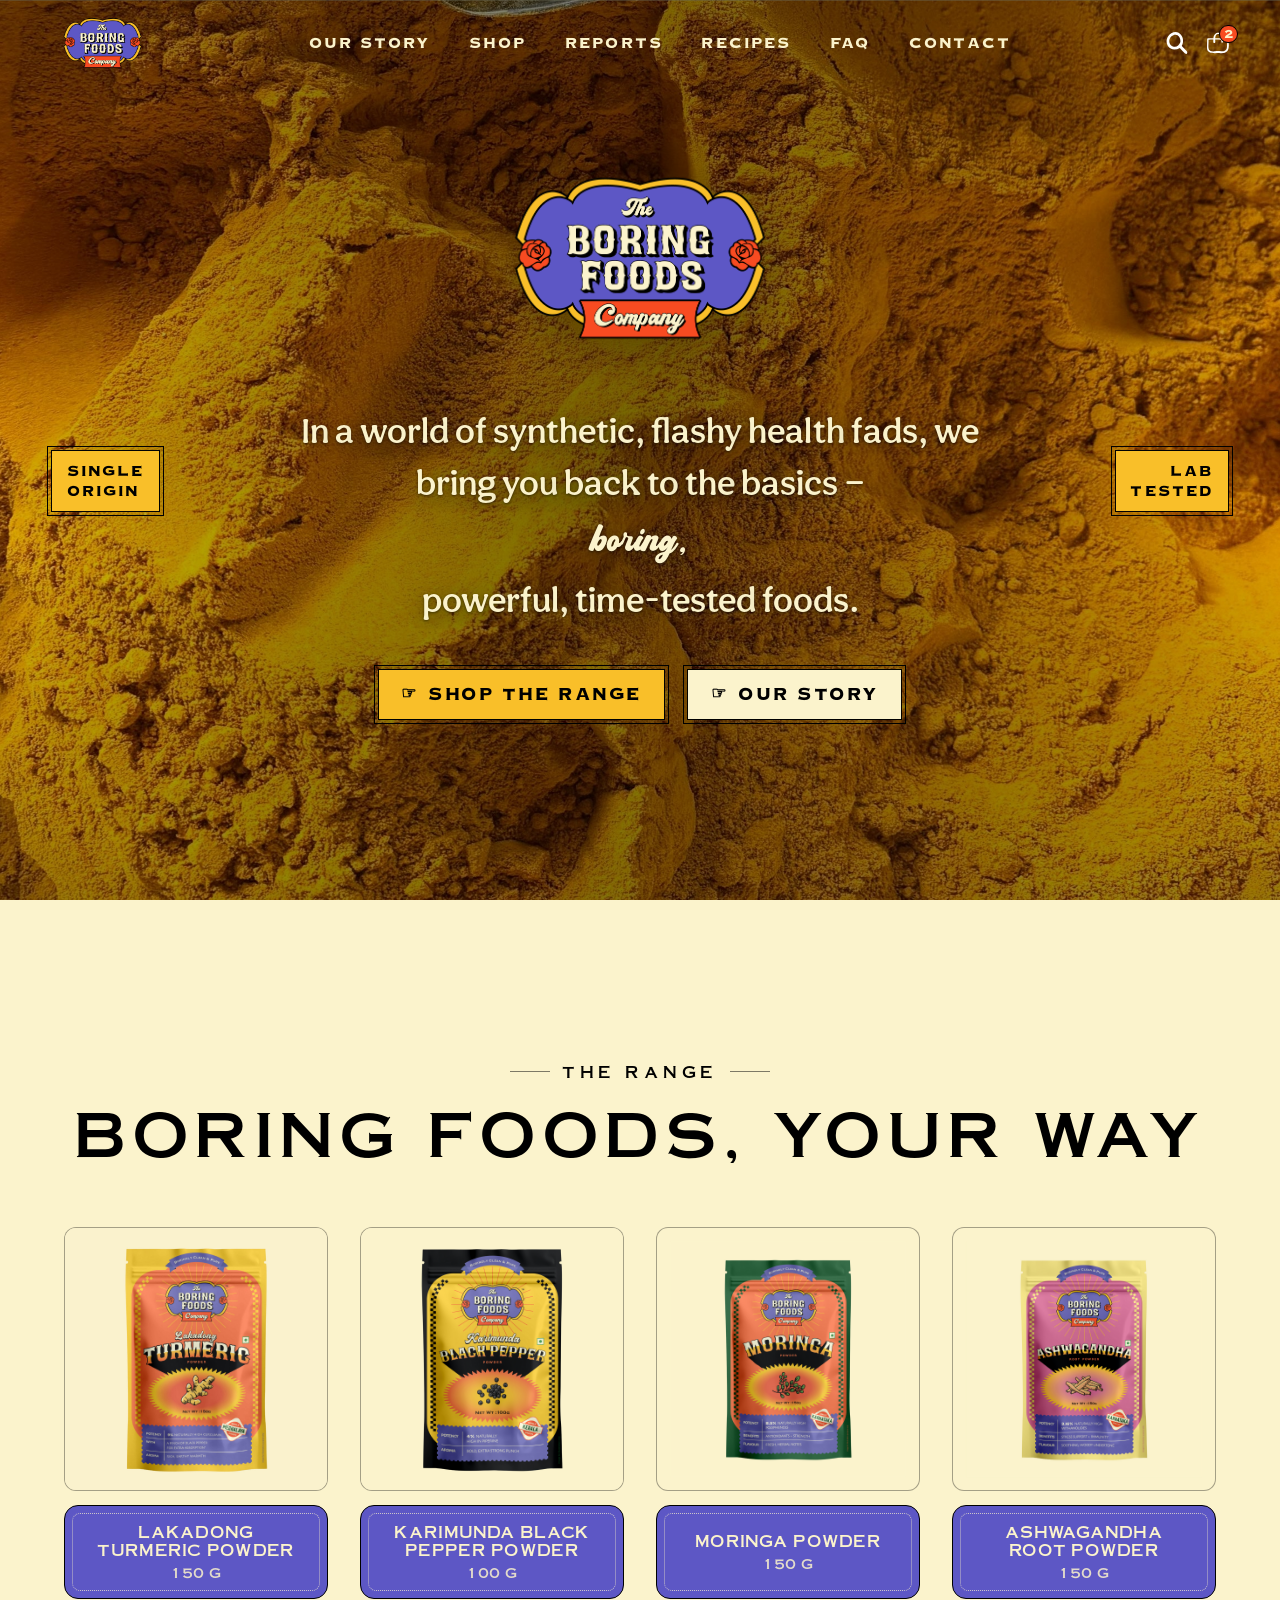
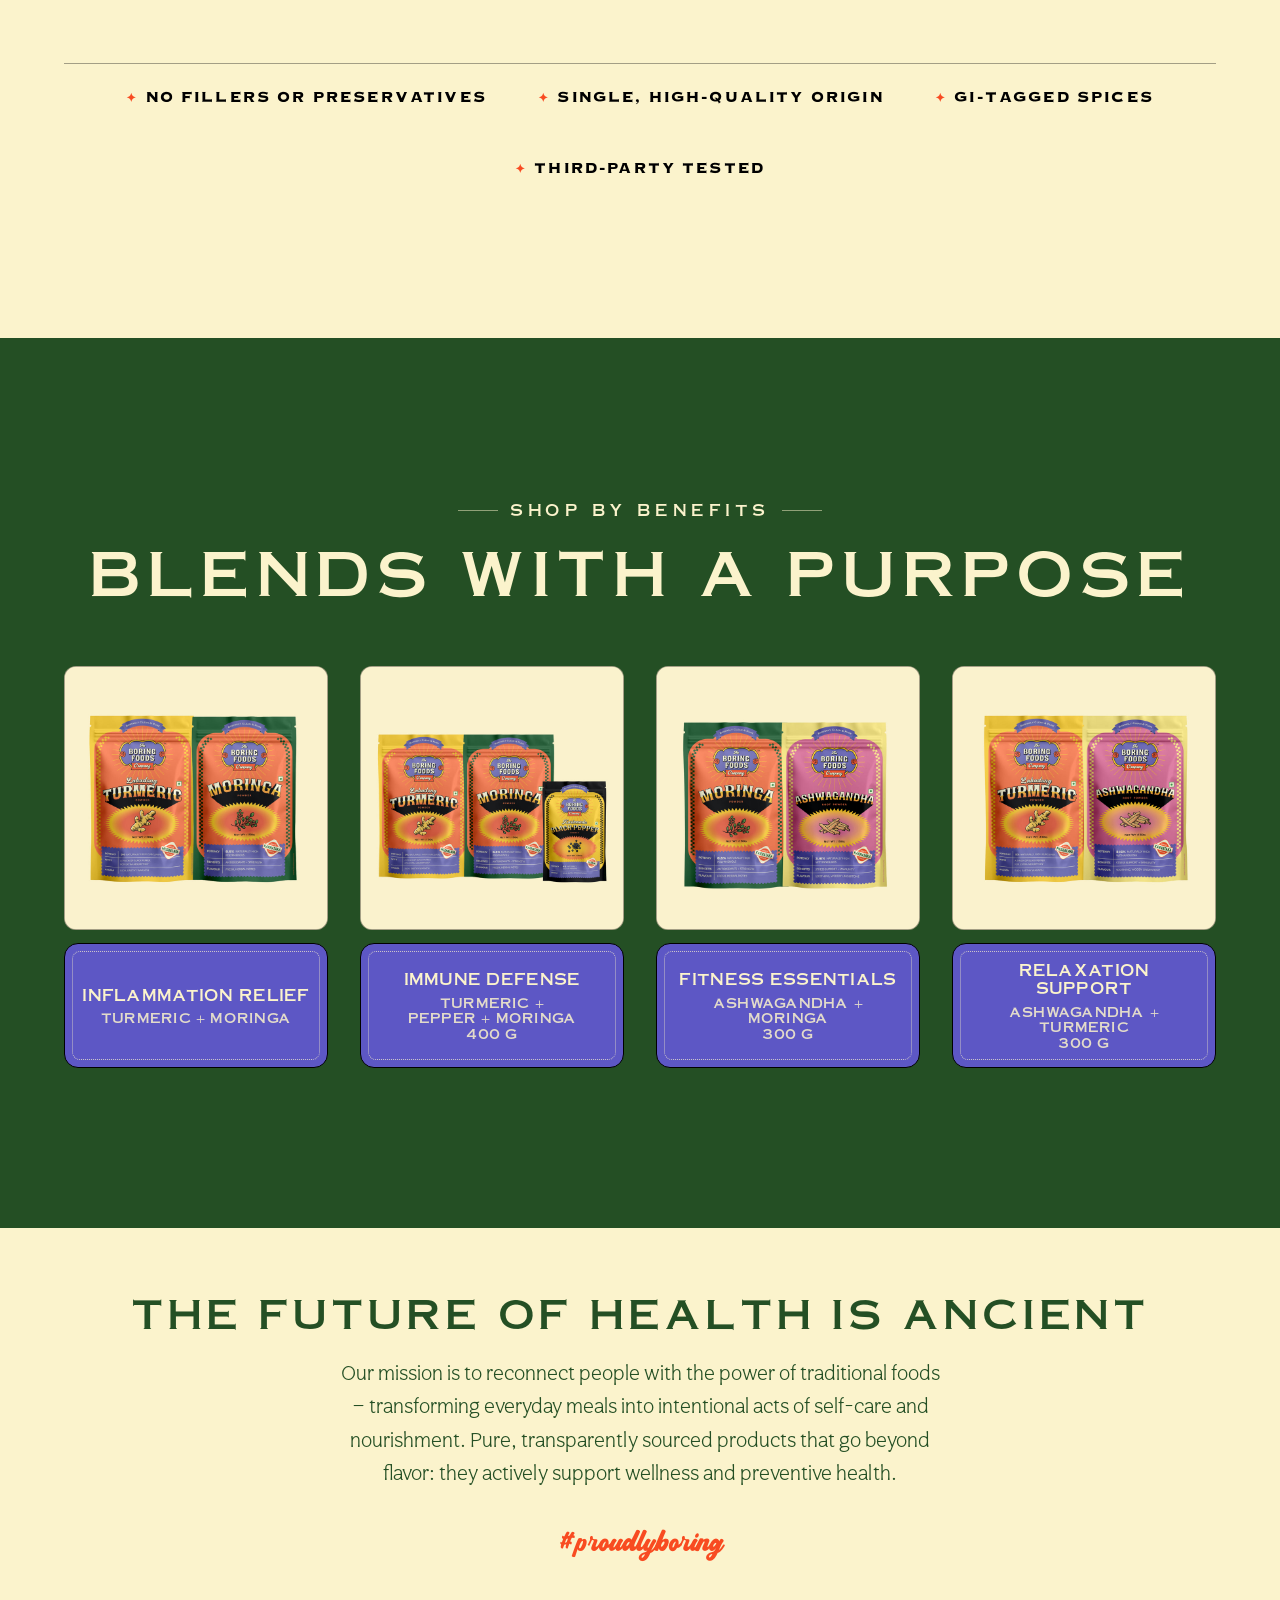
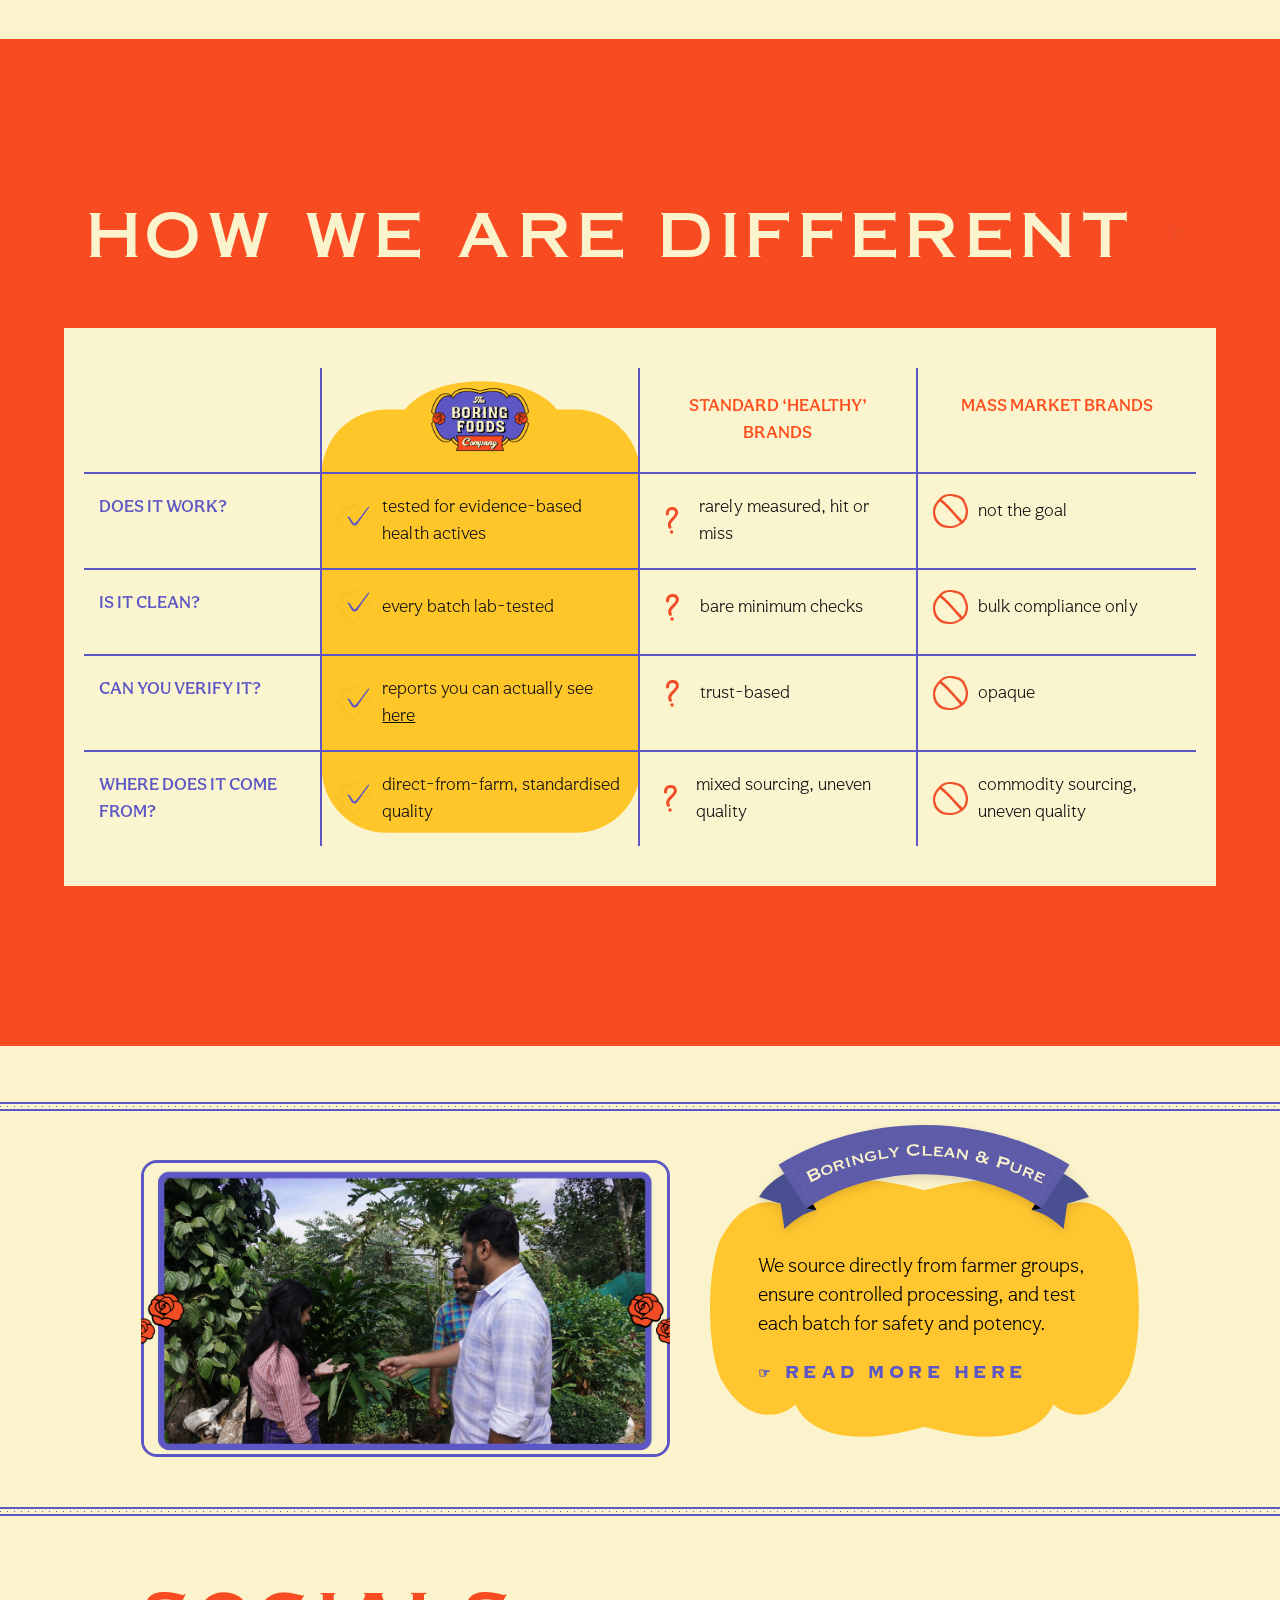
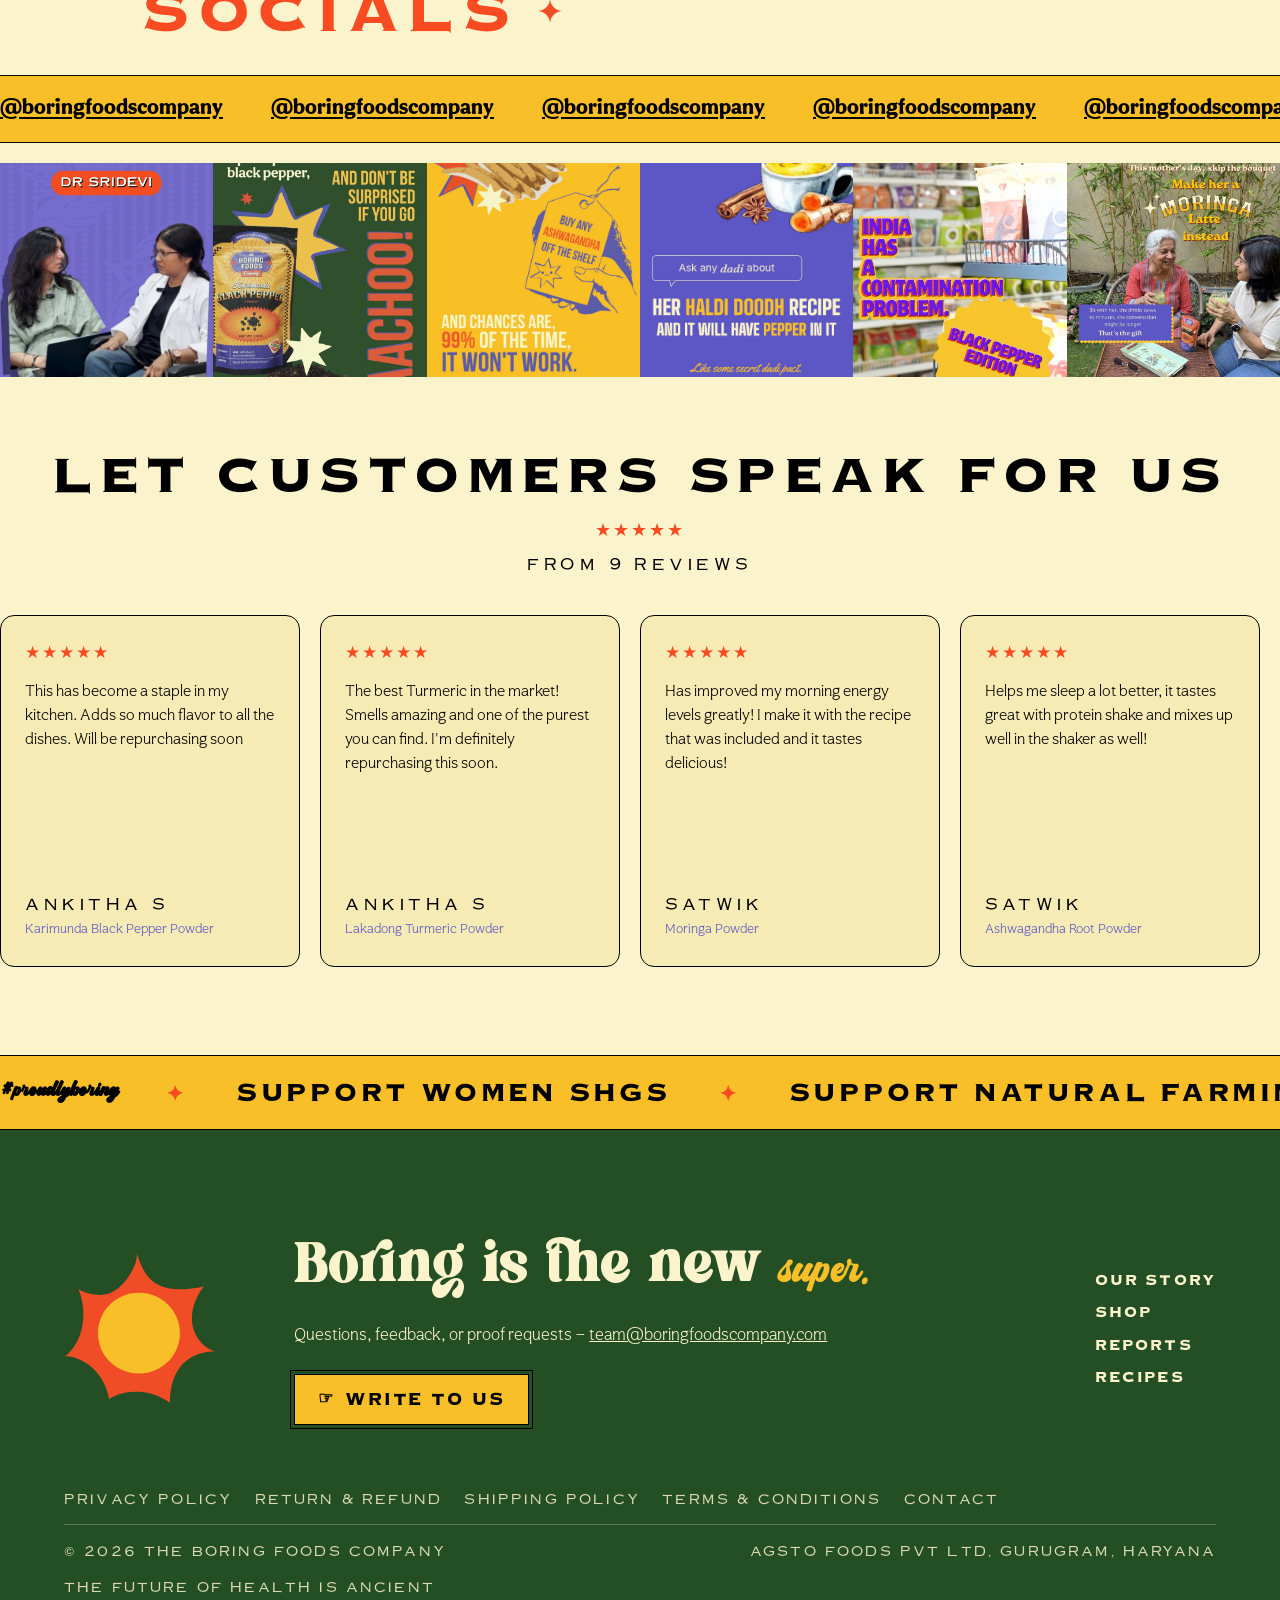
<file: site/index.html>
<!DOCTYPE html>
<html lang="en">
<head>
  <meta charset="UTF-8" />
  <meta name="viewport" content="width=device-width, initial-scale=1.0" />
  <title>The Boring Foods Company — The Future of Health is Ancient</title>
  <meta name="description" content="Pure, transparently sourced traditional foods. Boring, powerful, time-tested nutrition — starting with Lakadong turmeric from Meghalaya. #proudlyboring" />
  <link rel="icon" type="image/png" href="assets/img/Rose.png" />
  <link rel="stylesheet" href="css/tokens.css" />
  <link rel="stylesheet" href="css/main.css" />
</head>
<body>

  <!-- ===================== Navigation ===================== -->
  <header class="nav" id="nav">
    <a class="nav__logo" href="#top" aria-label="The Boring Foods Company — home">
      <img src="assets/img/logo-web4.png" alt="The Boring Foods Company" />
    </a>
    <nav aria-label="Primary">
      <ul class="nav__links">
        <li><a href="about.html">Our Story</a></li>
        <li><a href="#shop">Shop</a></li>
        <li><a href="reports.html">Reports</a></li>
        <li><a href="recipes.html">Recipes</a></li>
        <li><a href="faq.html">FAQ</a></li>
        <li><a href="contact.html">Contact</a></li>
      </ul>
    </nav>
    <div class="nav__cta">
      <a class="nav__icon-link" href="https://boringfoodscompany.com/search" aria-label="Search"><img class="nav__icon" src="assets/img/Search1.svg" alt="" /></a>
      <a class="nav__icon-link" href="https://boringfoodscompany.com/cart" aria-label="Cart"><img class="nav__icon" src="assets/img/Cart1.svg" alt="" /></a>
      <button class="nav__burger" id="burger" aria-label="Open menu" aria-expanded="false">
        <span></span><span></span><span></span>
      </button>
    </div>
  </header>

  <!-- Full-screen overlay menu -->
  <div class="menu-overlay" id="menu" aria-hidden="true">
    <a href="about.html">Our Story</a>
    <a href="#shop">Shop</a>
    <a href="reports.html">Reports</a>
    <a href="recipes.html">Recipes</a>
    <a href="faq.html">FAQ</a>
    <a href="contact.html">Contact</a>
    <span class="script">#proudlyboring</span>
  </div>

  <!-- ===================== Hero ===================== -->
  <section class="hero" id="top">
    <div class="hero__media" aria-hidden="true">
      <img class="hero__photo" src="assets/img/photos/hero-powder.jpg" alt="" />
      <div class="hero__scrim"></div>
    </div>
    <aside class="hero__meta hero__meta--left caps reveal" style="--reveal-delay: 0.9s">Single<br />Origin</aside>
    <aside class="hero__meta hero__meta--right caps reveal" style="--reveal-delay: 0.9s">Lab<br />Tested</aside>

    <img class="hero__logo reveal" src="assets/img/logo-web4.png" alt="The Boring Foods Company" />
    <p class="hero__tag split-lines">
      In a world of synthetic, flashy health fads, we bring you back to the basics —
      <span class="script">boring,</span> powerful, time-tested foods.
    </p>
    <div class="hero__cta reveal" style="--reveal-delay: 0.7s">
      <a class="btn" href="#shop"><span class="hand">☞</span> Shop the Range</a>
      <a class="btn btn--light" href="#manifesto"><span class="hand">☞</span> Our Story</a>
    </div>
  </section>

  <!-- ===================== Shop ===================== -->
  <section class="chapter" id="shop">
    <div class="chapter__inner">
      <div class="chapter__head">
        <span class="kicker reveal">The Range</span>
        <h2 class="chapter__title split-lines">Boring Foods, Your Way</h2>
      </div>
      <div class="shop__grid stagger">
        <a class="card" href="product.html">
          <div class="card__media img-reveal"><img src="assets/img/products/turmeric.jpg" alt="Lakadong Turmeric Powder pack and tin" /></div>
          <div class="card__label">
            <h3 class="card__name caps">Lakadong Turmeric Powder</h3>
            <p class="card__weight caps">150 g</p>
          </div>
        </a>
        <a class="card" href="https://boringfoodscompany.com/products/black-pepper-powder" target="_blank" rel="noopener">
          <div class="card__media img-reveal"><img src="assets/img/products/black-pepper.png" alt="Karimunda Black Pepper Powder pack" /></div>
          <div class="card__label">
            <h3 class="card__name caps">Karimunda Black Pepper Powder</h3>
            <p class="card__weight caps">100 g</p>
          </div>
        </a>
        <a class="card" href="https://boringfoodscompany.com/products/moringa-powder" target="_blank" rel="noopener">
          <div class="card__media img-reveal"><img src="assets/img/products/moringa.png" alt="Moringa Powder pack" /></div>
          <div class="card__label">
            <h3 class="card__name caps">Moringa Powder</h3>
            <p class="card__weight caps">150 g</p>
          </div>
        </a>
        <a class="card" href="https://boringfoodscompany.com/products/ashwagandha-powder" target="_blank" rel="noopener">
          <div class="card__media img-reveal"><img src="assets/img/products/ashwagandha.png" alt="Ashwagandha Root Powder pack" /></div>
          <div class="card__label">
            <h3 class="card__name caps">Ashwagandha Root Powder</h3>
            <p class="card__weight caps">150 g</p>
          </div>
        </a>
      </div>
      <ul class="shop__assurances reveal" aria-label="Quality assurances">
        <li>No Fillers or Preservatives</li>
        <li>Single, High-Quality Origin</li>
        <li>GI-Tagged Spices</li>
        <li>Third-Party Tested</li>
      </ul>
    </div>
  </section>

  <!-- ===================== Bundles ===================== -->
  <section class="chapter chapter--green" id="bundles">
    <div class="chapter__inner">
      <div class="chapter__head">
        <span class="kicker reveal">Shop by Benefits</span>
        <h2 class="chapter__title split-lines">Blends With a Purpose</h2>
      </div>
      <div class="shop__grid shop__grid--bundles stagger">
        <a class="card card--bundle" href="bundle.html">
          <div class="card__media img-reveal"><img src="assets/img/products/inflammation-relief.jpg" alt="Inflammation Relief bundle" /></div>
          <div class="card__label">
            <h3 class="card__name caps">Inflammation Relief</h3>
            <p class="card__weight caps">Turmeric + Moringa</p>
          </div>
        </a>
        <a class="card card--bundle" href="https://boringfoodscompany.com/products/immune-defense" target="_blank" rel="noopener">
          <div class="card__media img-reveal"><img src="assets/img/products/immune-defense.jpg" alt="Immune Defense bundle" /></div>
          <div class="card__label">
            <h3 class="card__name caps">Immune Defense</h3>
            <p class="card__weight caps">Turmeric + Pepper + Moringa<br>400 g</p>
          </div>
        </a>
        <a class="card card--bundle" href="https://boringfoodscompany.com/products/fitness-essentials" target="_blank" rel="noopener">
          <div class="card__media img-reveal"><img src="assets/img/products/fitness-essentials.jpg" alt="Fitness Essentials bundle" /></div>
          <div class="card__label">
            <h3 class="card__name caps">Fitness Essentials</h3>
            <p class="card__weight caps">Ashwagandha + Moringa<br>300 g</p>
          </div>
        </a>
        <a class="card card--bundle" href="https://boringfoodscompany.com/products/relaxation-support" target="_blank" rel="noopener">
          <div class="card__media img-reveal"><img src="assets/img/products/relaxation-support.jpg" alt="Relaxation Support bundle" /></div>
          <div class="card__label">
            <h3 class="card__name caps">Relaxation Support</h3>
            <p class="card__weight caps">Ashwagandha + Turmeric<br>300 g</p>
          </div>
        </a>
      </div>
    </div>
  </section>

  <!-- ===================== Manifesto ===================== -->
  <section class="chapter chapter--compact manifesto" id="manifesto">
    <div class="chapter__inner">
      <div class="chapter__head">
        <h2 class="chapter__title split-lines">The Future of Health is Ancient</h2>
      </div>
      <p class="manifesto__body split-lines">
        Our mission is to reconnect people with the power of
        traditional foods — transforming everyday meals into intentional acts of
        self-care and nourishment. Pure, transparently sourced products that go beyond
        flavor: they actively support wellness and preventive health.
      </p>
      <p class="manifesto__sign script reveal">#proudlyboring</p>
    </div>
  </section>

  <!-- ===================== How We Are Different ===================== -->
  <section class="chapter chapter--different" id="different">
    <div class="chapter__inner">
      <div class="chapter__head reveal">
        <h2 class="chapter__title compare__title">How We Are Different <img class="compare__spark" src="assets/img/Spark-1.png" alt="" /></h2>
      </div>

      <!-- Comparison table — from boringfoodscompany.com (live). Check, silhouette & logo use local "Icons and elements" pack assets; the ? and no/cross icons (not in the pack) stay on the Shopify CDN. -->
<section class="comparison-section comparison-section-template--19329484488873__camparision_section_GAVgkk">
  <div class="comparison-inner">
    

    <div class="comparison-table-wrapper">
      
      
          <div class="comparison-bg-grid">
            <div class="comparison-bg-col-2"></div>
          </div>
      

      <div class="comparison-table">
        
        <div class="cell cell--empty"></div>
        
        <div class="cell cell--brand-header">
          <div class="brand-highlight">
            
              <img src="assets/img/logo-web4.png" alt="Our Brand" srcset="assets/img/logo-web4.png 300w" width="300" height="169" loading="lazy" class="brand-logo">
            
          </div>
        </div>
        
        <div class="cell cell--col-header">
          STANDARD ‘HEALTHY’ BRANDS
        </div>
        
        <div class="cell cell--col-header">
          MASS MARKET BRANDS
        </div>

        
          
          <div class="cell cell--feature" >
            Does it work?
          </div>

          <div class="cell cell--brand">
            <span class="icon-wrapper">
              
                <img src="assets/img/icons/check.svg" alt="" srcset="assets/img/icons/check.svg 40w" width="40" height="39" loading="lazy" class="icon-img">
              
              <p>tested for evidence-based health actives</p>
            </span>
          </div>

          <div class="cell">
            <span class="icon-wrapper">
              
                <img src="assets/img/icons/question-mark.svg" alt="" srcset="assets/img/icons/question-mark.svg 40w" width="40" height="68" loading="lazy" class="icon-img">
              
              rarely measured, hit or miss
            </span>
          </div>

          <div class="cell">
            <span class="icon-wrapper">
              
                <img src="assets/img/icons/no-cross.png" alt="" srcset="assets/img/icons/no-cross.png 40w" width="40" height="39" loading="lazy" class="icon-img">
              
              not the goal
            </span>
          </div>

        
          
          <div class="cell cell--feature" >
            Is it clean?
          </div>

          <div class="cell cell--brand">
            <span class="icon-wrapper">
              
                <img src="assets/img/icons/check.svg" alt="" srcset="assets/img/icons/check.svg 40w" width="40" height="39" loading="lazy" class="icon-img">
              
              <p>every batch lab-tested</p>
            </span>
          </div>

          <div class="cell">
            <span class="icon-wrapper">
              
                <img src="assets/img/icons/question-mark.svg" alt="" srcset="assets/img/icons/question-mark.svg 40w" width="40" height="68" loading="lazy" class="icon-img">
              
              bare minimum checks
            </span>
          </div>

          <div class="cell">
            <span class="icon-wrapper">
              
                <img src="assets/img/icons/no-cross.png" alt="" srcset="assets/img/icons/no-cross.png 40w" width="40" height="39" loading="lazy" class="icon-img">
              
              bulk compliance only
            </span>
          </div>

        
          
          <div class="cell cell--feature" >
            Can you verify it?
          </div>

          <div class="cell cell--brand">
            <span class="icon-wrapper">
              
                <img src="assets/img/icons/check.svg" alt="" srcset="assets/img/icons/check.svg 40w" width="40" height="39" loading="lazy" class="icon-img">
              
              <p>reports you can actually see <a href="https://boringfoodscompany.com/pages/reports" title="https://boringfoodscompany.com/pages/reports">here</a></p>
            </span>
          </div>

          <div class="cell">
            <span class="icon-wrapper">
              
                <img src="assets/img/icons/question-mark.svg" alt="" srcset="assets/img/icons/question-mark.svg 40w" width="40" height="68" loading="lazy" class="icon-img">
              
              trust-based
            </span>
          </div>

          <div class="cell">
            <span class="icon-wrapper">
              
                <img src="assets/img/icons/no-cross.png" alt="" srcset="assets/img/icons/no-cross.png 40w" width="40" height="39" loading="lazy" class="icon-img">
              
              opaque
            </span>
          </div>

        
          
          <div class="cell cell--feature" >
            Where does it come from?
          </div>

          <div class="cell cell--brand">
            <span class="icon-wrapper">
              
                <img src="assets/img/icons/check.svg" alt="" srcset="assets/img/icons/check.svg 40w" width="40" height="39" loading="lazy" class="icon-img">
              
              <p>direct-from-farm, standardised quality</p>
            </span>
          </div>

          <div class="cell">
            <span class="icon-wrapper">
              
                <img src="assets/img/icons/question-mark.svg" alt="" srcset="assets/img/icons/question-mark.svg 40w" width="40" height="68" loading="lazy" class="icon-img">
              
              mixed sourcing, uneven quality
            </span>
          </div>

          <div class="cell">
            <span class="icon-wrapper">
              
                <img src="assets/img/icons/no-cross.png" alt="" srcset="assets/img/icons/no-cross.png 40w" width="40" height="39" loading="lazy" class="icon-img">
              
              commodity sourcing, uneven quality
            </span>
          </div>

        

      </div>
    </div>
  </div>
</section>

<style>
  /* ===============================
     SECTION VARIABLES (Scoped)
     =============================== */
     
  .comparison-section-template--19329484488873__camparision_section_GAVgkk {
    --bg-cream: #fbf5cf;
    --grid-purple: #5d57c5;
    --brand-yellow: rgba(0,0,0,0);
    --text-orange: #ff4d1c;
    --text-purple: #5d57c5;
    --text-dark: #111111;
    
    background: var(--bg-cream);
    padding: 40px 20px;
    font-family: system-ui, -apple-system, BlinkMacSystemFont, "Segoe UI", sans-serif;
  }

  .comparison-section-template--19329484488873__camparision_section_GAVgkk .comparison-inner {
    max-width: 1140px;
    margin: auto;
  }

  .comparison-section-template--19329484488873__camparision_section_GAVgkk .comparison-heading {
    font-size: 34px;
    font-weight: 800;
    color: var(--text-orange);
    letter-spacing: .08em;
    margin-bottom: 60px;
  }

  /* ===============================
     LAYOUT & BACKGROUND
     =============================== */
.comparison-table-wrapper {
  position: relative;
  overflow-x: scroll;     /* 👈 always show scrollbar */
  overflow-y: hidden;
  -webkit-overflow-scrolling: touch;
}
.comparison-table-wrapper::-webkit-scrollbar {
  height: 10px;
}

.comparison-table-wrapper::-webkit-scrollbar-track {
  background: #eee;
  border-radius: 10px;
}

.comparison-table-wrapper::-webkit-scrollbar-thumb {
  background-color: #6a6af0; /* grid purple */
  border-radius: 10px;
}


  /* Overlay grid (mirrors table columns) */
.comparison-bg-grid {
  position: absolute;
  inset: 0;
  display: grid;
  grid-template-columns: 1.2fr 1.6fr 1.4fr 1.4fr;
  z-index: 0;
  pointer-events: none;
}

/* SINGLE background for column 2 */
.comparison-bg-col-2 {
  grid-column: 2 / 3;

  /* the color you want INSIDE the shape */
  background-color: rgb(255, 198, 42);

  /* MASK (this is what cuts the shape) */
  -webkit-mask-image: url("data:image/svg+xml,%3Csvg%20xmlns%3D%27http%3A%2F%2Fwww.w3.org%2F2000%2Fsvg%27%20width%3D%27412%27%20height%3D%27585%27%20viewBox%3D%270%200%20412%20585%27%3E%3Cpath%20d%3D%27M412%20120.204V501.257C412%20547.507%20374.517%20585%20328.281%20585H83.7071C37.4826%20585%200%20547.507%200%20501.257V120.204C0%2073.9541%2037.4826%2036.4609%2083.7071%2036.4609H107.94C123.918%2015.0566%20161.804%200%20206%200C250.196%200%20288.07%2015.0566%20304.048%2036.4609H328.281C374.517%2036.4609%20412%2073.9541%20412%20120.204Z%27%20fill%3D%27%23000%27%2F%3E%3C%2Fsvg%3E");
  -webkit-mask-repeat: no-repeat;
  -webkit-mask-position: center;
  -webkit-mask-size: contain;

  mask-image: url("data:image/svg+xml,%3Csvg%20xmlns%3D%27http%3A%2F%2Fwww.w3.org%2F2000%2Fsvg%27%20width%3D%27412%27%20height%3D%27585%27%20viewBox%3D%270%200%20412%20585%27%3E%3Cpath%20d%3D%27M412%20120.204V501.257C412%20547.507%20374.517%20585%20328.281%20585H83.7071C37.4826%20585%200%20547.507%200%20501.257V120.204C0%2073.9541%2037.4826%2036.4609%2083.7071%2036.4609H107.94C123.918%2015.0566%20161.804%200%20206%200C250.196%200%20288.07%2015.0566%20304.048%2036.4609H328.281C374.517%2036.4609%20412%2073.9541%20412%20120.204Z%27%20fill%3D%27%23000%27%2F%3E%3C%2Fsvg%3E");
  mask-repeat: no-repeat;
  mask-position: center;
  mask-size: contain;
}

  /* Single background image positioned absolutely behind column 2 */
  .brand-column-bg {
    position: absolute;
    top: 0;
    bottom: 0;
    left: 30%; /* Align with the 1.6fr column roughly - fine tune if needed */
    width: 30%; 
    background-repeat: no-repeat;
    background-position: center;
    background-size: 100% 100%; /* Stretch to fill height */
    pointer-events: none;
    z-index: 0;
  }
  
  /* Precision grid alignment */
  .comparison-table {
    display: grid;
    /* 4 Columns: Feature | Brand | Standard | Mass */
    grid-template-columns: 1.2fr 1.6fr 1.4fr 1.4fr;
    position: relative;
    z-index: 1;
  }

  /* ===============================
     CELLS & BORDERS
     =============================== */
  .cell {
    padding: 20px 15px;
    font-size: 18px;
    color: var(--text-dark);
    line-height: 1.5;
    font-family: Aesthet-Nova-Light !important;
    
    /* Internal borders only */
    border-right: 2px solid var(--grid-purple);
    border-bottom: 2px solid var(--grid-purple);
  }

  /* Remove right border on the last column (4th column) */
  .cell:nth-child(4n) {
    border-right: none;
  }

  /* Remove bottom border on the last row (last 4 cells) */
  .comparison-table > .cell:nth-last-child(-n + 4) {
    border-bottom: none;
  }

  /* ===============================
     HEADER STYLES
     =============================== */
  .cell--col-header {
    text-align: center;
    font-weight: 700;
    color: var(--text-orange);
    text-transform: uppercase;
    font-size: 18px;
    font-family: Aesthet-Nova !important;
    padding:25px 25px;
  }

  .cell--feature {
    font-weight: 700;
    color: var(--text-purple);
    text-transform: uppercase;
    font-size: 18px;
    font-family: Aesthet-Nova !important;
  }

  .cell--brand {
    /* Fallback color if image fails to load */
    background: var(--brand-yellow); 
    
  }

  /* ===============================
     BRAND LOGO ALIGNMENT (FIXED)
     =============================== */
  .cell--brand-header {
    display: flex;
    align-items: center;
    justify-content: center;
    padding: 0;
  }

  .brand-highlight {
    display: flex;
    align-items: center;
    justify-content: center;
    width: 100%;
    height: 100%;
  }

  /* Enforce max width and prevent stretching */
  .brand-logo {
    max-width: 130px;
    width: 100%;
    height: auto;
    object-fit: contain;
    display: block;
  }

  /* ===============================
     ICON STYLES
     =============================== */
  .icon-wrapper {
    display: inline-flex;
    gap: 10px;
    align-items: center;
  }
  
  .icon-img {
    width: 35px; 
    height: 35px;
    object-fit: contain;
    display: block;
  }


  @media (max-width: 768px) {

  /* Enable horizontal scroll */
  .comparison-table {
    min-width: 720px;
  }
  .cell.cell--empty {
    position: sticky;
    left: 0;
    z-index: 3;
    background: var(--bg-cream);
    box-shadow: 2px 0 5px rgba(0, 0, 0, 0.08);
  }

  /* Sticky feature column (like Product column) */
  .cell--feature {
    position: sticky;
    left: 0;
    z-index: 3;
    background: var(--bg-cream);
    box-shadow: 2px 0 5px rgba(0,0,0,0.08);
  }

  /* Header row sticky */
  .cell--col-header,
  .cell--brand-header {
    position: sticky;
    top: 0;
    z-index: 2;
  }

  /* Reduce padding & font sizes */
  .cell {
    padding: 12px 10px;
    font-size: 13px;
  }

  .cell--feature {
    font-size: 14px;
    font-weight: 700;
  }

  .cell--col-header {
    font-size: 14px;
    padding: 14px 10px;
  }

  /* Icon sizing */
  .icon-img {
    width: 22px;
    height: 22px;
  }

.comparison-bg-grid {
    display: grid;
    min-width: 640px;
  }

  /* Make the cloud stretch vertically like desktop */
  .comparison-bg-col-2 {
    background-color: rgb(255, 198, 42);

    /* Force full-height cloud */
    -webkit-mask-size: 120% 100%;
    mask-size: 120% 100%;

    -webkit-mask-position: center top;
    mask-position: center top;
  }

}
@media (max-width: 500px) {

  .comparison-table {
    min-width: 640px;
  }

  .cell {
    font-size: 12px;
    padding: 10px 8px;
  }

  .cell--feature {
    font-size: 13px;
  }

  .icon-img {
    width: 18px;
    height: 18px;
  }

  .brand-logo {
    max-width: 90px;
  }
}


</style>
    </div>
  </section>

  <!-- ===================== Boringly Clean & Pure ===================== -->
  <section class="bc" id="boringly-clean">
    <div class="rule bc__rules-top reveal" aria-hidden="true"></div>
    <div class="bc__wrap">
      <div class="bc__media img-reveal">
        <img class="bc__photo" src="assets/img/photos/boringly-clean.png" alt="Boring Foods founders with a farmer in the field" />
        <img class="bc__rose bc__rose--left" src="assets/img/Rose.png" alt="" />
        <img class="bc__rose bc__rose--right" src="assets/img/Rose.png" alt="" />
      </div>
      <div class="bc__blob reveal">
        <img class="bc__blob-bg" src="assets/img/boringly-blob.svg" alt="" />
        <div class="bc__badge"><img src="assets/img/boringly-badge.svg" alt="Boringly Clean &amp; Pure" /></div>
        <div class="bc__content">
          <p class="bc__body">We source directly from farmer groups, ensure controlled processing, and test each batch for safety and potency.</p>
          <a class="bc__link" href="reports.html"><span class="hand">☞</span> Read more here</a>
        </div>
      </div>
    </div>
    <div class="rule bc__rules-bottom reveal" aria-hidden="true"></div>
  </section>

  <!-- ===================== Socials ===================== -->
  <section class="socials" id="socials">
    <div class="socials__head reveal">
      <h2 class="socials__title">Socials</h2>
      <img class="socials__spark" src="assets/img/Spark-1.png" alt="" />
    </div>
    <div class="marquee socials__handles" aria-hidden="false">
      <div class="marquee__track">
        <span class="marquee__item"><a href="https://www.instagram.com/boringfoodscompany/" target="_blank" rel="noopener">@boringfoodscompany</a></span>
        <span class="marquee__item"><a href="https://www.instagram.com/boringfoodscompany/" target="_blank" rel="noopener">@boringfoodscompany</a></span>
        <span class="marquee__item"><a href="https://www.instagram.com/boringfoodscompany/" target="_blank" rel="noopener">@boringfoodscompany</a></span>
        <span class="marquee__item"><a href="https://www.instagram.com/boringfoodscompany/" target="_blank" rel="noopener">@boringfoodscompany</a></span>
        <span class="marquee__item"><a href="https://www.instagram.com/boringfoodscompany/" target="_blank" rel="noopener">@boringfoodscompany</a></span>
        <span class="marquee__item"><a href="https://www.instagram.com/boringfoodscompany/" target="_blank" rel="noopener">@boringfoodscompany</a></span>
        <span class="marquee__item"><a href="https://www.instagram.com/boringfoodscompany/" target="_blank" rel="noopener">@boringfoodscompany</a></span>
        <span class="marquee__item"><a href="https://www.instagram.com/boringfoodscompany/" target="_blank" rel="noopener">@boringfoodscompany</a></span>
      </div>
    </div>
    <div class="socials__grid stagger">
      <a href="https://www.instagram.com/boringfoodscompany/" target="_blank" rel="noopener"><img src="assets/img/social/social-1.jpg" alt="Instagram post by The Boring Foods Company" loading="lazy" /></a>
      <a href="https://www.instagram.com/boringfoodscompany/" target="_blank" rel="noopener"><img src="assets/img/social/social-2.jpg" alt="Instagram post by The Boring Foods Company" loading="lazy" /></a>
      <a href="https://www.instagram.com/boringfoodscompany/" target="_blank" rel="noopener"><img src="assets/img/social/social-3.jpg" alt="Instagram post by The Boring Foods Company" loading="lazy" /></a>
      <a href="https://www.instagram.com/boringfoodscompany/" target="_blank" rel="noopener"><img src="assets/img/social/social-4.jpg" alt="Instagram post by The Boring Foods Company" loading="lazy" /></a>
      <a href="https://www.instagram.com/boringfoodscompany/" target="_blank" rel="noopener"><img src="assets/img/social/social-5.jpg" alt="Instagram post by The Boring Foods Company" loading="lazy" /></a>
      <a href="https://www.instagram.com/boringfoodscompany/" target="_blank" rel="noopener"><img src="assets/img/social/social-6.jpg" alt="Instagram post by The Boring Foods Company" loading="lazy" /></a>
    </div>
  </section>

  <!-- ===================== Reviews ===================== -->
  <section class="reviews" id="reviews">
    <div class="reviews__head reveal">
      <h2 class="reviews__title">Let customers speak for us</h2>
      <span class="reviews__stars" aria-label="5 out of 5 stars">★★★★★</span>
      <span class="reviews__count">from 9 reviews</span>
    </div>
    <div class="reviews__track">
      <article class="review-card">
        <div class="review-card__stars" aria-label="5 stars">★★★★★</div>
        <p class="review-card__body">This has become a staple in my kitchen. Adds so much flavor to all the dishes. Will be repurchasing soon</p>
        <p class="review-card__name">Ankitha S</p>
        <a class="review-card__product" href="https://boringfoodscompany.com/products/black-pepper-powder" target="_blank" rel="noopener">Karimunda Black Pepper Powder</a>
      </article>
      <article class="review-card">
        <div class="review-card__stars" aria-label="5 stars">★★★★★</div>
        <p class="review-card__body">The best Turmeric in the market! Smells amazing and one of the purest you can find. I'm definitely repurchasing this soon.</p>
        <p class="review-card__name">Ankitha S</p>
        <a class="review-card__product" href="https://boringfoodscompany.com/products/turmeric-powder" target="_blank" rel="noopener">Lakadong Turmeric Powder</a>
      </article>
      <article class="review-card">
        <div class="review-card__stars" aria-label="5 stars">★★★★★</div>
        <p class="review-card__body">Has improved my morning energy levels greatly! I make it with the recipe that was included and it tastes delicious!</p>
        <p class="review-card__name">Satwik</p>
        <a class="review-card__product" href="https://boringfoodscompany.com/products/moringa-powder" target="_blank" rel="noopener">Moringa Powder</a>
      </article>
      <article class="review-card">
        <div class="review-card__stars" aria-label="5 stars">★★★★★</div>
        <p class="review-card__body">Helps me sleep a lot better, it tastes great with protein shake and mixes up well in the shaker as well!</p>
        <p class="review-card__name">Satwik</p>
        <a class="review-card__product" href="https://boringfoodscompany.com/products/ashwagandha-powder" target="_blank" rel="noopener">Ashwagandha Root Powder</a>
      </article>
      <article class="review-card">
        <div class="review-card__stars" aria-label="5 stars">★★★★★</div>
        <p class="review-card__body">adding this ashwagandha powder to my protein shake daily has really improved my immunity</p>
        <p class="review-card__name">Prakhar</p>
        <a class="review-card__product" href="https://boringfoodscompany.com/products/ashwagandha-powder" target="_blank" rel="noopener">Ashwagandha Root Powder</a>
      </article>
      <article class="review-card">
        <div class="review-card__stars" aria-label="5 stars">★★★★★</div>
        <p class="review-card__body">Love it!</p>
        <p class="review-card__name">Sahiti Raju</p>
        <a class="review-card__product" href="https://boringfoodscompany.com/products/turmeric-powder" target="_blank" rel="noopener">Lakadong Turmeric Powder</a>
      </article>
      <article class="review-card">
        <div class="review-card__stars" aria-label="5 stars">★★★★★</div>
        <p class="review-card__body">loving my moringa oat bowls every morning</p>
        <p class="review-card__name">Siri Chandana AV</p>
        <a class="review-card__product" href="https://boringfoodscompany.com/products/moringa-powder" target="_blank" rel="noopener">Moringa Powder</a>
      </article>
      <article class="review-card">
        <div class="review-card__stars" aria-label="5 stars">★★★★★</div>
        <p class="review-card__body">You open the packet and one whiff and you know it was a good decision. It's super strong and just a pinch is enough to flavor your food. Super quality</p>
        <p class="review-card__name">Rahul Jain</p>
        <a class="review-card__product" href="https://boringfoodscompany.com/products/black-pepper-powder" target="_blank" rel="noopener">Karimunda Black Pepper Powder</a>
      </article>
      <article class="review-card">
        <div class="review-card__stars" aria-label="5 stars">★★★★★</div>
        <p class="review-card__body">Had heard about the benefits of Ashwagandha for a pretty long time but couldn't trust any brand enough to buy it, bought from TBFC after reading about it's quality and i was not disappointed at all. Have been taking it every night and it helps me relax and had improved my quality of sleep</p>
        <p class="review-card__name">Rahul Jain</p>
        <a class="review-card__product" href="https://boringfoodscompany.com/products/ashwagandha-powder" target="_blank" rel="noopener">Ashwagandha Root Powder</a>
      </article>
    </div>
  </section>

  <!-- ===================== Marquee ===================== -->
  <div class="marquee" aria-hidden="true">
    <div class="marquee__track">
      <span class="marquee__item"><span class="script">#proudlyboring</span></span>
      <span class="marquee__item">Support Women SHGs</span>
      <span class="marquee__item">Support Natural Farming</span>
      <span class="marquee__item">Support NE India Farmers</span>
      <span class="marquee__item"><span class="script">#proudlyboring</span></span>
      <span class="marquee__item">Support Women SHGs</span>
      <span class="marquee__item">Support Natural Farming</span>
      <span class="marquee__item">Support NE India Farmers</span>
    </div>
  </div>

  <!-- ===================== Footer ===================== -->
  <footer class="footer" id="contact">
    <div class="footer__inner">
      <div class="footer__top">
        <img class="footer__stamp" src="assets/img/Sun1.svg" alt="" />
        <div class="footer__cta reveal">
          <h2>Boring is the new <span class="script">super.</span></h2>
          <p>
            Questions, feedback, or proof requests —
            <a href="mailto:team@boringfoodscompany.com">team@boringfoodscompany.com</a>
          </p>
          <p style="margin-top: 1.5rem">
            <a class="btn" href="mailto:team@boringfoodscompany.com"><span class="hand">☞</span> Write to Us</a>
          </p>
        </div>
        <nav class="footer__nav" aria-label="Footer">
          <a href="#manifesto">Our Story</a>
          <a href="#shop">Shop</a>
    <a href="reports.html">Reports</a>
    <a href="recipes.html">Recipes</a>
              </nav>
      </div>
      <nav class="footer__policies" aria-label="Policies">
        <a href="https://boringfoodscompany.com/policies/privacy-policy" target="_blank" rel="noopener">Privacy Policy</a>
        <a href="https://boringfoodscompany.com/policies/refund-policy" target="_blank" rel="noopener">Return &amp; Refund</a>
        <a href="https://boringfoodscompany.com/policies/shipping-policy" target="_blank" rel="noopener">Shipping Policy</a>
        <a href="https://boringfoodscompany.com/policies/terms-of-service" target="_blank" rel="noopener">Terms &amp; Conditions</a>
        <a href="contact.html">Contact</a>
      </nav>
      <div class="footer__bottom">
        <span>© 2026 The Boring Foods Company</span>
        <span>Agsto Foods Pvt Ltd, Gurugram, Haryana</span>
        <span>The Future of Health is Ancient</span>
      </div>
    </div>
  </footer>

  <script src="js/main.js"></script>
</body>
</html>
</file>
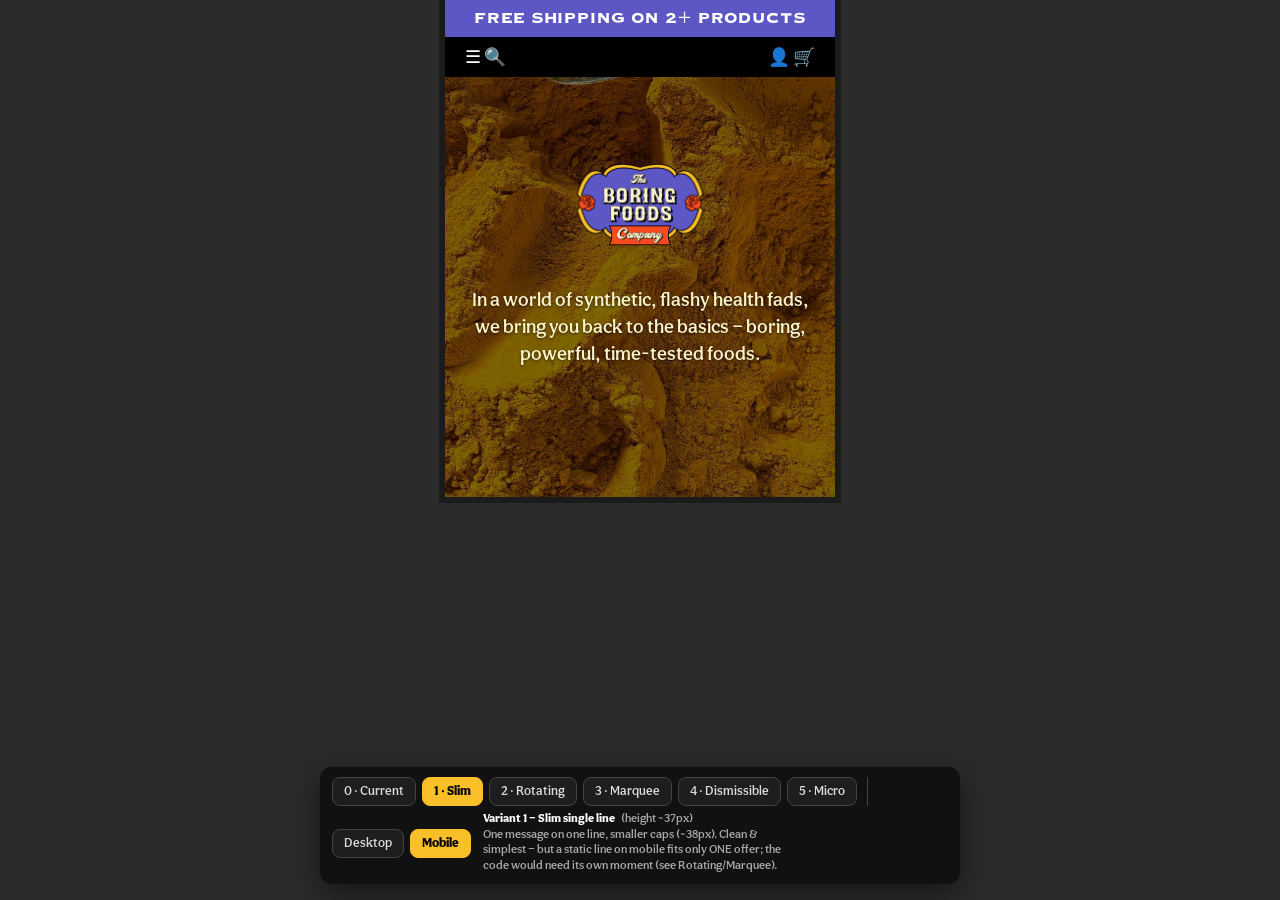
<file: site/_prototype-announcement-bar.html>
<!DOCTYPE html>
<!--
  ╔══════════════════════════════════════════════════════════════════════╗
  ║  PROTOTYPE — THROWAWAY. Not production. Delete after a design is chosen. ║
  ║  Question: what should the announcement bar look like? (It currently     ║
  ║  eats too much real estate — 4 lines on mobile.)                         ║
  ║  Run:  cd site && python3 -m http.server 8000                            ║
  ║  Open: http://localhost:8000/_prototype-announcement-bar.html           ║
  ║  Switch variants + desktop/mobile width from the floating bottom bar.    ║
  ╚══════════════════════════════════════════════════════════════════════╝
-->
<html lang="en">
<head>
<meta charset="UTF-8" />
<meta name="viewport" content="width=device-width, initial-scale=1.0" />
<title>PROTOTYPE — Announcement bar designs</title>
<link rel="stylesheet" href="css/tokens.css" />
<style>
  * { box-sizing: border-box; }
  html, body { margin: 0; }
  body {
    font-family: var(--font-body, Georgia, serif);
    background: #2b2b2b;
    color: var(--kohl-black);
    padding-bottom: 96px; /* room for dock */
  }

  /* ---- stage (constrains to mobile width when toggled) ---- */
  .stage { margin: 0 auto; background: #000; overflow: hidden; transition: max-width .25s ease; }
  body[data-width="mobile"] .stage { max-width: 390px; box-shadow: 0 0 0 6px #1b1b1b; }
  body[data-width="desktop"] .stage { max-width: 100%; }

  /* ---- shared announcement-bar shell ---- */
  .promo {
    background: var(--indian-blue);
    color: #fff;
    font-family: var(--font-display, 'Copperplate BFC', serif);
    text-transform: uppercase;
    overflow: hidden;
    position: relative;
  }
  .promo a { color: inherit; text-decoration: none; }
  .chip {
    display: inline-block;
    background: var(--mango-yellow);
    color: var(--kohl-black);
    font-weight: 700;
    letter-spacing: .1em;
    padding: .04em .5em;
    border-radius: 4px;
    margin: 0 .12em;
    box-shadow: 1px 1px 0 rgba(0,0,0,.45);
  }

  /* V0 — current (baseline): centered, wraps to multiple lines */
  .promo--current { padding: 18px 16px; text-align: center; }
  .promo--current .msg { font-size: 1rem; letter-spacing: .14em; font-weight: 700; line-height: 1.35; }

  /* V1 — slim single line */
  .promo--slim { padding: 11px 18px; text-align: center; }
  .promo--slim .msg { font-size: .78rem; letter-spacing: .07em; font-weight: 700; line-height: 1.2; white-space: nowrap; overflow: hidden; text-overflow: ellipsis; }

  /* V2 — rotating messages (single slim line) */
  .promo--rotate { padding: 11px 18px; text-align: center; height: 40px; }
  .promo--rotate .rot { position: relative; height: 100%; }
  .promo--rotate .msg {
    position: absolute; inset: 0; display: flex; align-items: center; justify-content: center;
    font-size: .8rem; letter-spacing: .1em; font-weight: 700; white-space: nowrap;
    opacity: 0; transform: translateY(45%); transition: opacity .5s ease, transform .5s ease;
  }
  .promo--rotate .msg.is-on { opacity: 1; transform: none; }

  /* V3 — marquee ticker */
  .promo--marquee { padding: 10px 0; }
  .promo--marquee .track { display: inline-flex; white-space: nowrap; will-change: transform; animation: ticker 18s linear infinite; }
  .promo--marquee:hover .track { animation-play-state: paused; }
  .promo--marquee .seg { font-size: .78rem; letter-spacing: .18em; font-weight: 700; padding-right: 2.5rem; }
  @keyframes ticker { from { transform: translateX(0); } to { transform: translateX(-50%); } }

  /* V4 — compact, with dismiss */
  .promo--dismiss { padding: 10px 40px; text-align: center; position: relative; }
  .promo--dismiss .msg { font-size: .8rem; letter-spacing: .07em; font-weight: 700; white-space: nowrap; overflow: hidden; text-overflow: ellipsis; }
  .promo--dismiss .x { position: absolute; right: 12px; top: 50%; transform: translateY(-50%); background: none; border: 0; color: #fff; font-size: 1.1rem; line-height: 1; cursor: pointer; opacity: .8; }
  .promo--dismiss .x:hover { opacity: 1; }
  .promo.is-dismissed { height: 0 !important; padding: 0 !important; }

  /* V5 — ultra micro */
  .promo--micro { padding: 6px 14px; text-align: center; }
  .promo--micro .msg { font-size: .7rem; letter-spacing: .06em; font-weight: 700; white-space: nowrap; overflow: hidden; text-overflow: ellipsis; }

  /* ---- header + hero (context only) ---- */
  .hdr { display: flex; align-items: center; justify-content: space-between; padding: 10px 20px; position: relative; z-index: 2; }
  .hdr .ico { color: #fff; font-size: 1.1rem; display: flex; gap: 16px; }
  .hdr .nav { display: flex; gap: 20px; color: #fff; font-family: var(--font-display); font-size: .72rem; letter-spacing: .16em; text-transform: uppercase; }
  body[data-width="mobile"] .hdr .nav { display: none; }
  .hero { position: relative; min-height: 420px; display: flex; flex-direction: column; align-items: center; justify-content: center; text-align: center; padding: 28px 20px 56px; }
  .hero::before { content: ""; position: absolute; inset: 0; background: url('assets/img/photos/hero-powder.jpg') center/cover; }
  .hero::after { content: ""; position: absolute; inset: 0; background: rgba(0,0,0,.5); }
  .hero > * { position: relative; z-index: 1; }
  .hero__logo { width: 168px; height: auto; margin-bottom: 18px; }
  .hero__tag { color: var(--kulfi-malai); font-size: 1.5rem; line-height: 1.4; max-width: 30rem; text-shadow: 0 1px 3px rgba(0,0,0,.6); }
  body[data-width="mobile"] .hero__tag { font-size: 1.2rem; }

  /* ---- floating dock ---- */
  .dock { position: fixed; left: 50%; bottom: 16px; transform: translateX(-50%); display: flex; flex-wrap: wrap; align-items: center; gap: 6px; background: #111; color: #fff; padding: 10px 12px; border-radius: 12px; box-shadow: 0 8px 30px rgba(0,0,0,.5); z-index: 50; font-family: var(--font-body); max-width: 94vw; }
  .dock button { font: inherit; font-size: .8rem; padding: 7px 11px; border-radius: 8px; border: 1px solid #444; background: #1e1e1e; color: #ddd; cursor: pointer; }
  .dock button.active { background: var(--mango-yellow); color: #000; border-color: var(--mango-yellow); font-weight: 700; }
  .dock .sep { width: 1px; align-self: stretch; background: #444; margin: 0 4px; }
  .dock .readout { font-size: .74rem; color: #aaa; max-width: 320px; line-height: 1.3; padding-left: 6px; }
  .dock .readout b { color: #fff; }
</style>
</head>
<body data-variant="1" data-width="mobile">

  <div class="stage">
    <div class="promo" id="promo"></div>
    <header class="hdr">
      <div class="ico">&#9776; &#128269;</div>
      <nav class="nav"><span>Home</span><span>About&nbsp;Us</span><span>Shop</span><span>Reports</span><span>Recipes</span></nav>
      <div class="ico">&#128100; &#128722;</div>
    </header>
    <section class="hero">
      <img class="hero__logo" src="assets/img/logo-web4.png" alt="The Boring Foods Company" />
      <p class="hero__tag">In a world of synthetic, flashy health fads, we bring you back to the basics &mdash; boring, powerful, time-tested foods.</p>
    </section>
  </div>

  <div class="dock" id="dock">
    <button data-v="0">0 · Current</button>
    <button data-v="1">1 · Slim</button>
    <button data-v="2">2 · Rotating</button>
    <button data-v="3">3 · Marquee</button>
    <button data-v="4">4 · Dismissible</button>
    <button data-v="5">5 · Micro</button>
    <span class="sep"></span>
    <button data-w="desktop">Desktop</button>
    <button data-w="mobile">Mobile</button>
    <span class="readout" id="readout"></span>
  </div>

<script>
  var CHIP = '<span class="chip">BORING10</span>';
  var VARIANTS = {
    0: { name: 'Current (baseline)', desc: 'Today’s bar. Full copy, centered — wraps to 4 lines on mobile (~140px). This is what we’re replacing.',
         cls: 'promo--current',
         html: '<div class="msg">Free shipping on orders with 2+ products · Use code '+CHIP+' for 10% off your first order</div>' },
    1: { name: 'Slim single line', desc: 'One message on one line, smaller caps (~38px). Clean & simplest — but a static line on mobile fits only ONE offer; the code would need its own moment (see Rotating/Marquee).',
         cls: 'promo--slim',
         html: '<div class="msg">Free shipping on 2+ products</div>' },
    2: { name: 'Rotating messages', desc: 'One short message at a time, auto-crossfading every 3.5s (~40px). Keeps BOTH offers (shipping + code) without truncating — slim and fits mobile.',
         cls: 'promo--rotate',
         html: '<div class="rot">'
             + '<div class="msg">✦&nbsp; Free shipping on 2+ products</div>'
             + '<div class="msg">10% off with '+CHIP+'</div>'
             + '</div>' },
    3: { name: 'Marquee ticker', desc: 'Continuous horizontal scroll (~38px). Editorial/retro feel, fits unlimited copy; pauses on hover.',
         cls: 'promo--marquee',
         html: '' /* built in setup */ },
    4: { name: 'Compact + dismiss', desc: 'Single line with a chip and an × to close (~40px). Closing reclaims the space entirely (would persist per visitor).',
         cls: 'promo--dismiss',
         html: '<div class="msg">Free shipping on 2+ products</div><button class="x" title="Dismiss">×</button>' },
    5: { name: 'Ultra micro', desc: 'Tiniest footprint (~28px), one terse line. Maximum real-estate savings, quietest presence.',
         cls: 'promo--micro',
         html: '<div class="msg">Save 10% with '+CHIP+'</div>' }
  };

  var promo = document.getElementById('promo');
  var readout = document.getElementById('readout');
  var rotTimer = null;

  function render(v) {
    if (rotTimer) { clearInterval(rotTimer); rotTimer = null; }
    var def = VARIANTS[v];
    promo.className = 'promo ' + def.cls;
    promo.classList.remove('is-dismissed');

    if (v === '3' || v === 3) {
      var seg = 'Free shipping on 2+ products &nbsp;✦&nbsp; Code '+CHIP+' — 10% off your first order &nbsp;✦&nbsp;';
      promo.innerHTML = '<div class="track"><span class="seg">'+seg+'</span><span class="seg">'+seg+'</span></div>';
    } else {
      promo.innerHTML = def.html;
    }

    if (v === '2' || v === 2) {
      var msgs = promo.querySelectorAll('.msg');
      var i = 0; msgs[0].classList.add('is-on');
      rotTimer = setInterval(function () {
        msgs[i].classList.remove('is-on');
        i = (i + 1) % msgs.length;
        msgs[i].classList.add('is-on');
      }, 3500);
    }
    if (v === '4' || v === 4) {
      promo.querySelector('.x').addEventListener('click', function () { promo.classList.add('is-dismissed'); updateReadout(v, true); });
    }
    updateReadout(v, false);
  }

  function updateReadout(v, dismissed) {
    var def = VARIANTS[v];
    var h = Math.round(promo.getBoundingClientRect().height);
    readout.innerHTML = '<b>Variant ' + v + ' — ' + def.name + '</b> &nbsp; (height ' + (dismissed ? '0 (closed)' : '~' + h + 'px') + ')<br>' + def.desc;
  }

  function setVariant(v) {
    document.body.dataset.variant = v;
    document.querySelectorAll('#dock button[data-v]').forEach(function (b) { b.classList.toggle('active', b.dataset.v === String(v)); });
    var u = new URL(location); u.searchParams.set('v', v); history.replaceState(null, '', u);
    render(String(v));
  }
  function setWidth(w) {
    document.body.dataset.width = w;
    document.querySelectorAll('#dock button[data-w]').forEach(function (b) { b.classList.toggle('active', b.dataset.w === w); });
    var u = new URL(location); u.searchParams.set('w', w); history.replaceState(null, '', u);
    setTimeout(function () { updateReadout(document.body.dataset.variant, false); }, 300);
  }

  document.getElementById('dock').addEventListener('click', function (e) {
    var b = e.target.closest('button'); if (!b) return;
    if (b.dataset.v != null) setVariant(b.dataset.v);
    if (b.dataset.w != null) setWidth(b.dataset.w);
  });

  var params = new URL(location).searchParams;
  setWidth(params.get('w') || 'mobile');
  setVariant(params.get('v') || '1');
</script>
</body>
</html>
</file>
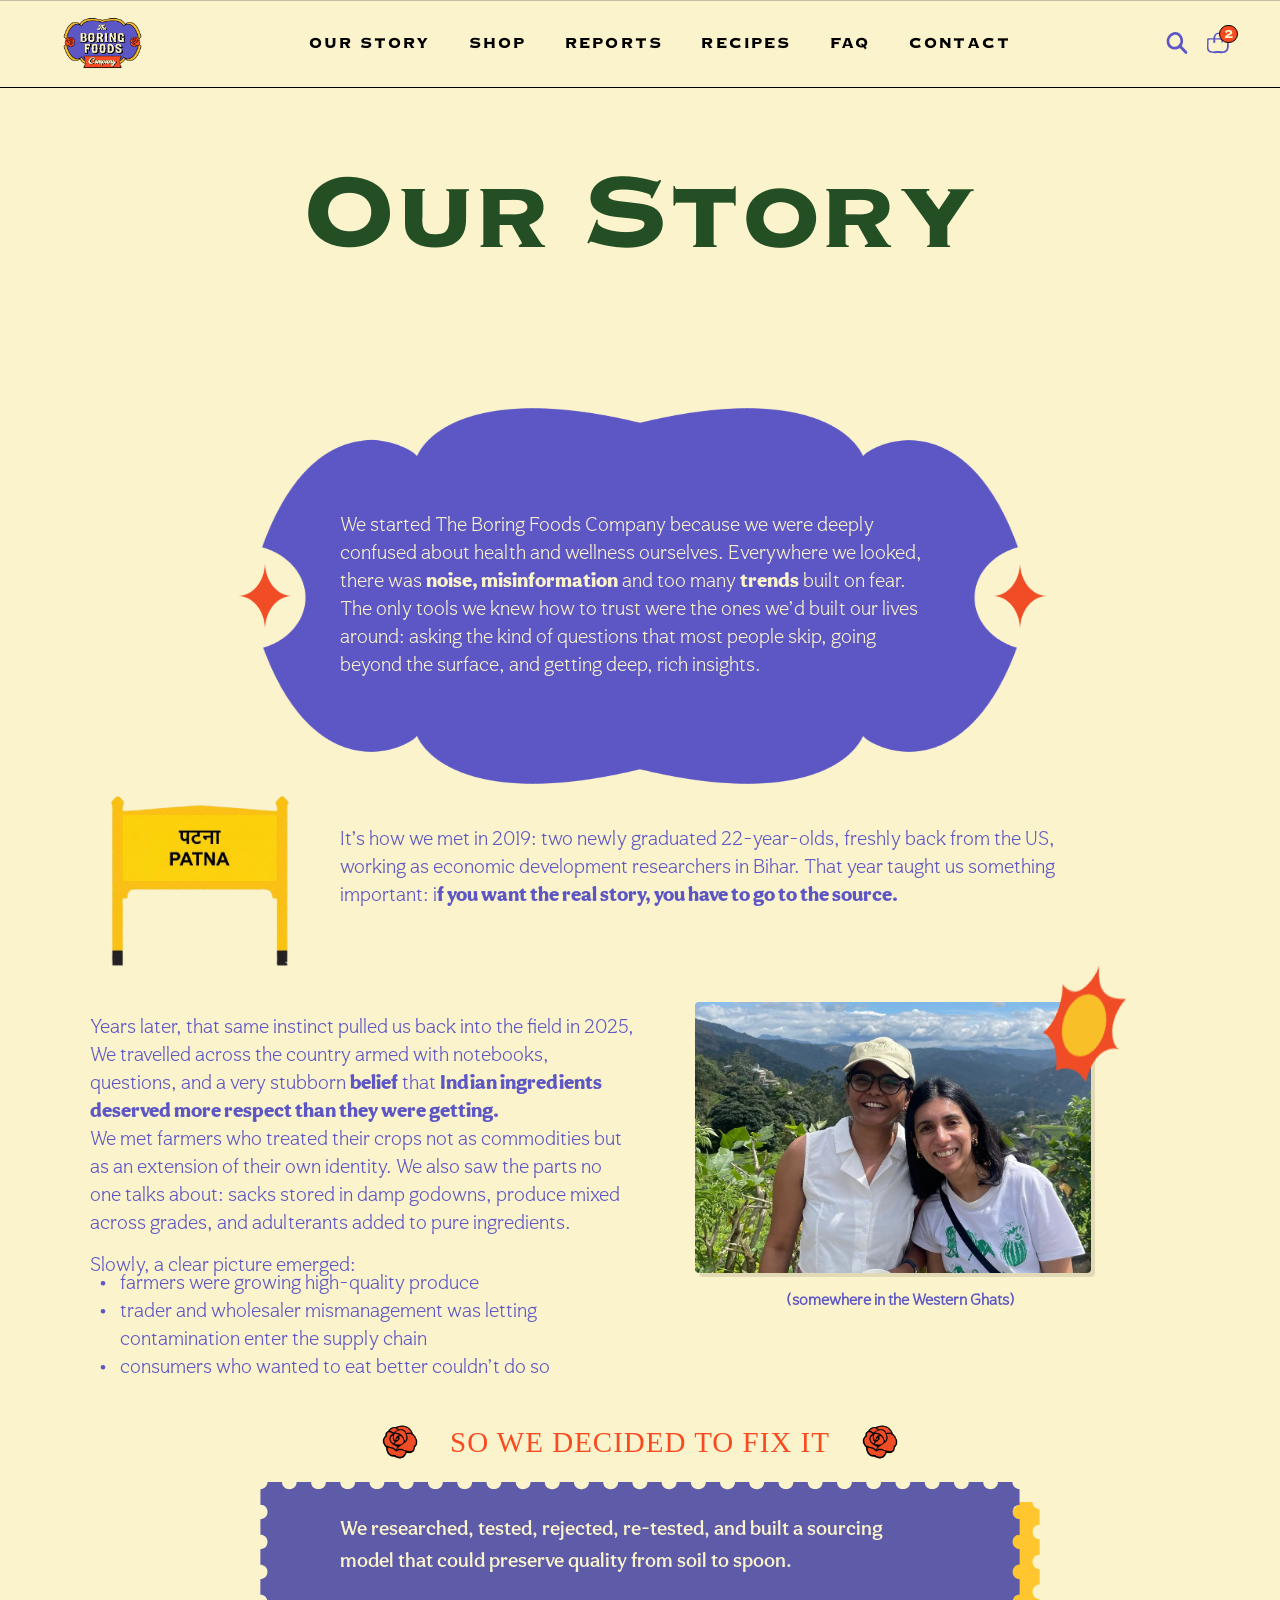
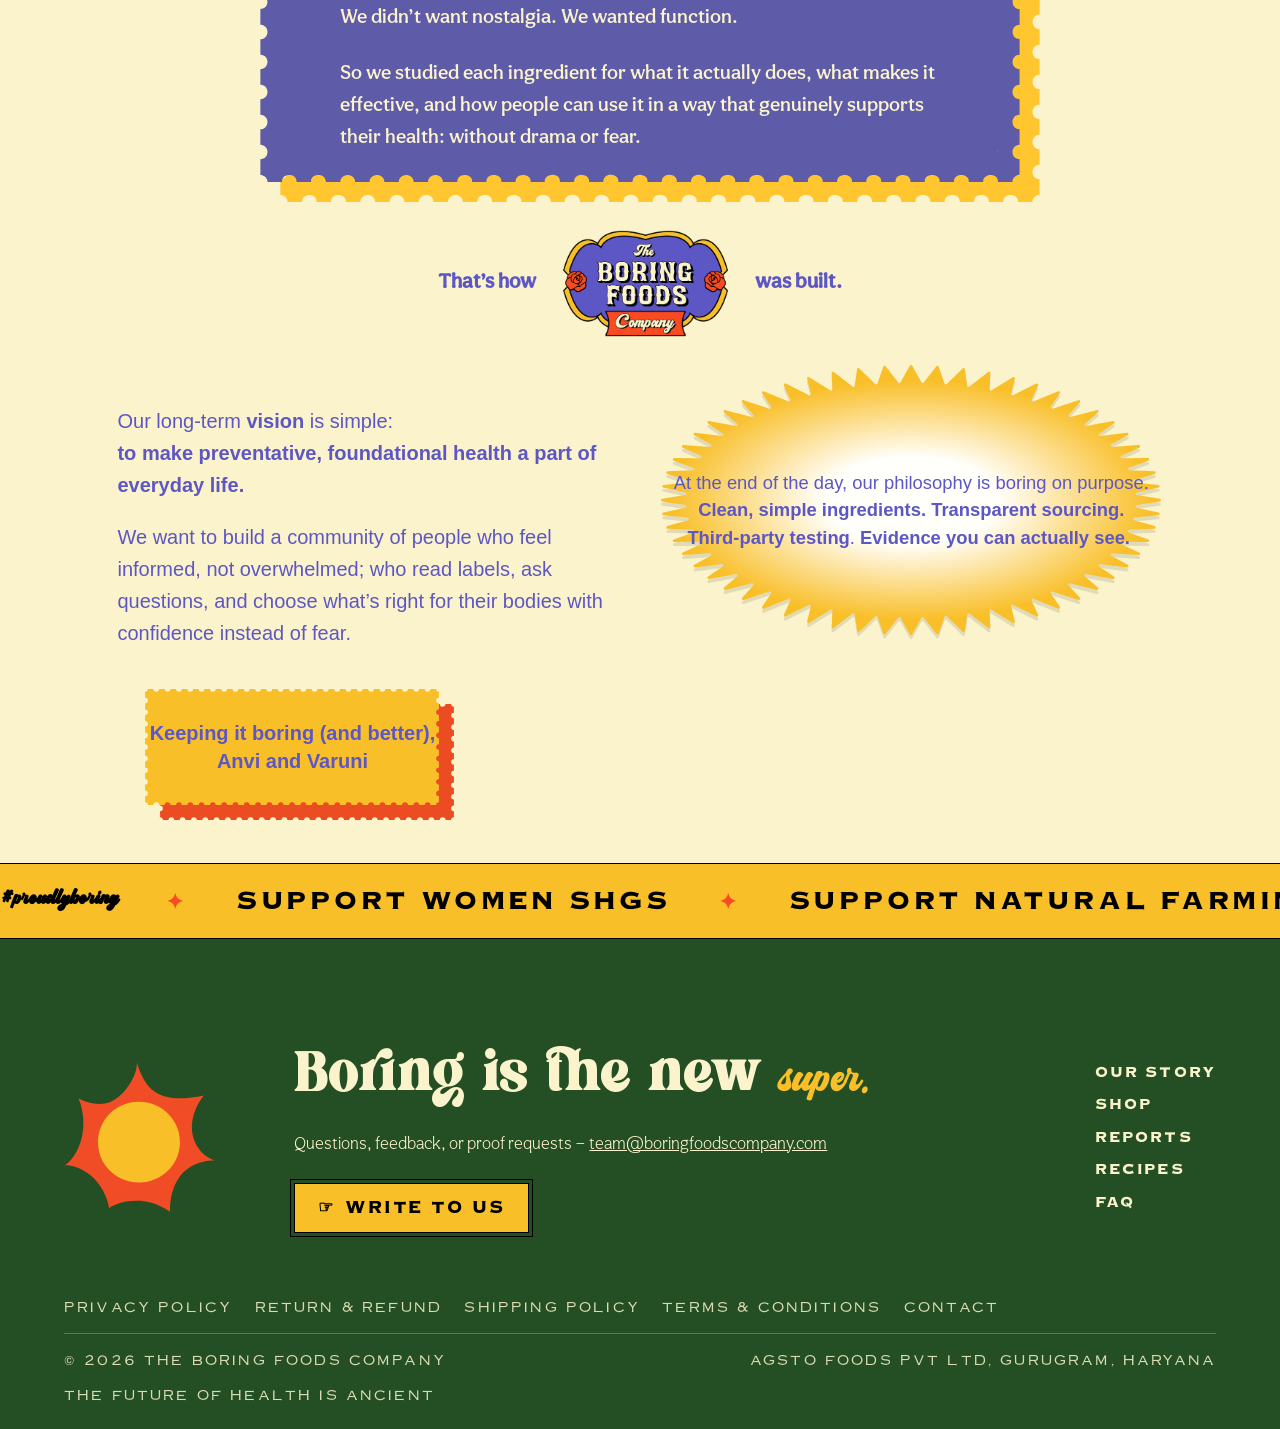
<file: site/about.html>
<!DOCTYPE html>
<html lang="en">
<head>
  <meta charset="UTF-8" />
  <meta name="viewport" content="width=device-width, initial-scale=1.0" />
  <title>Our Story — The Boring Foods Company</title>
  <meta name="description" content="Our story: two researchers who went to the source, built a sourcing model from soil to spoon, and made preventative health boring on purpose. #proudlyboring" />
  <link rel="icon" type="image/png" href="assets/img/Rose.png" />
  <link rel="stylesheet" href="css/tokens.css" />
  <link rel="stylesheet" href="css/main.css" />
  <link rel="stylesheet" href="css/pages.css" />
  <link rel="stylesheet" href="css/about-import.css" />
</head>
<body class="interior">

  <!-- ===================== Navigation ===================== -->
  <header class="nav" id="nav">
    <a class="nav__logo" href="index.html" aria-label="The Boring Foods Company — home">
      <img src="assets/img/logo-web4.png" alt="The Boring Foods Company" />
    </a>
    <nav aria-label="Primary">
      <ul class="nav__links">
        <li><a href="about.html">Our Story</a></li>
        <li><a href="index.html#shop">Shop</a></li>
        <li><a href="reports.html">Reports</a></li>
        <li><a href="recipes.html">Recipes</a></li>
        <li><a href="faq.html">FAQ</a></li>
        <li><a href="contact.html">Contact</a></li>
      </ul>
    </nav>
    <div class="nav__cta">
      <a class="nav__icon-link" href="https://boringfoodscompany.com/search" aria-label="Search"><img class="nav__icon" src="assets/img/Search1.svg" alt="" /></a>
      <a class="nav__icon-link" href="https://boringfoodscompany.com/cart" aria-label="Cart"><img class="nav__icon" src="assets/img/Cart1.svg" alt="" /></a>
      <button class="nav__burger" id="burger" aria-label="Open menu" aria-expanded="false">
        <span></span><span></span><span></span>
      </button>
    </div>
  </header>

  <!-- Full-screen overlay menu -->
  <div class="menu-overlay" id="menu" aria-hidden="true">
    <a href="about.html">Our Story</a>
    <a href="index.html#shop">Shop</a>
    <a href="reports.html">Reports</a>
    <a href="recipes.html">Recipes</a>
    <a href="faq.html">FAQ</a>
    <a href="contact.html">Contact</a>
    <span class="script">#proudlyboring</span>
  </div>

  <main
      id="MainContent"
      class="content-for-layout"
      role="main"
      data-page-transition-enabled="false"
      data-product-transition="false"
      data-template="page"
    >
      <header class="page-hero reveal">
        <h1>Our Story</h1>
      </header>
      <div id="shopify-section-template--19329484521641__about_us_custom1_84x84r" class="shopify-section">

<section class="about-us-section about-us-template--19329484521641__about_us_custom1_84x84r">
  <div class="about-us-container">
    
    <div class="about-us-top">
      
      

      <div class="about-us-blob-wrapper">
        
          <img src="assets/img/about/Frame_1.png" alt="" width="1200" height="710" loading="lazy" class="blob-bg">
        

        
          <div class="sparkle sparkle-left">
            <img src="assets/img/about/Spark_1.png" alt="" width="100" height="100" loading="lazy">
          </div>
        

        <div class="blob-content">
          <p>We started The Boring Foods Company because we were deeply confused about health and wellness ourselves. Everywhere we looked, there was <strong>noise, misinformation</strong> and too many <strong>trends</strong> built on fear. </p><p>The only tools we knew how to trust were the ones we’d built our lives around: asking the kind of questions that most people skip, going beyond the surface, and getting deep, rich insights. </p>
        </div>

        
          <div class="sparkle sparkle-right">
            <img src="assets/img/about/Spark_1.png" alt="" width="100" height="100" loading="lazy">
          </div>
        
      </div>
    </div>

    <div class="about-us-bottom">
      
      <div class="sign-wrapper">
        
          <img src="assets/img/about/Gemini_blob.png" alt="" width="600" height="592" loading="lazy" class="sign-image">
        
      </div>

      <div class="bottom-text-wrapper">
        <div class="bottom-text">
          <p>It’s how we met in 2019: two newly graduated 22-year-olds, freshly back from the US, working as economic development researchers in Bihar. That year taught us something important: i<strong>f you want the real story, you have to go to the source. </strong></p>
        </div>
      </div>

    </div>

  </div>
</section>

<style>
  /* Scoped Variables */
  .about-us-template--19329484521641__about_us_custom1_84x84r {
    background-color: #fbf3cc;
    padding: 10px 20px;
    position: relative;
    overflow: hidden;
    padding-top: 60px;
    padding-Bottom: 0;
  }

  .about-us-container {
    max-width: 1100px;
    margin: 0 auto;
    position: relative;
    display: flex;
    flex-direction: column;
    align-items: stretch;
  }

  /* --- TOP SECTION --- */
  .about-us-top {
    position: relative;
    margin-bottom: 10px;
  }

  .about-us-heading {
    font-family: flagfies-regular !important; /* Swap for your theme font */
    font-weight: 400;
    color: #ff4d1c;
    text-transform: uppercase;
    line-height: 1;
    margin: 0 0 20px 0;
    position: absolute; /* Position top-left */
    top: 0;
    z-index: 2;

  }

  /* Blob Container */
  .about-us-blob-wrapper {
    position: relative;
    max-width: 800px;
    margin: 0 auto;
    min-height: 400px;
    display: flex;
    justify-content: center;
    text-align: center;
    padding: 80px 60px;
    align-items: center;
    margin-top: 40px;
}

  /* The Purple Blob Image */
  .blob-bg {
    position: absolute;
    top: 0;
    left: 0;
    width: 100%;
    height: 100%;
    object-fit: fill; /* Stretch to cover wrapper */
    z-index: 0;
  }

  /* The Text inside the Blob */
  .blob-content {
    position: relative;
    z-index: 1;
    color: #fbf3cc;
    font-size: 20px;
    line-height: 1.4;
    max-width: 600px;
    text-align: left;
  
  }
  
  .blob-content strong {
    font-weight: 800;
  }

  /* Sparkles */
  .sparkle {
    position: absolute;
    width: 80px;
    height: auto;
    z-index: 2;
  }

  .sparkle-left {
    left: -15px;
    top: 50%;
    transform: translateY(-50%);
  }

  .sparkle-right {
    right: -20px;
    top: 50%;
    transform: translateY(-50%);
  }

  /* --- BOTTOM SECTION --- */
  .about-us-bottom {
    display: flex;
    align-items: flex-start; /* Align top */
    justify-content: space-between;
    gap: 0px;
    margin-top: -40px; /* Pull up closer to blob */
    padding-left: 0px;
    padding-right: 20px;
  }

  .sign-wrapper {
    flex: 0 0 250px; /* Fixed width for sign */
  }

  .sign-image {
    width: auto;
    height: 13rem;
    display: block;
    /*transform: rotate(-2deg);  Slight tilt like image */
  }

  .bottom-text-wrapper {
    flex: 1;
    padding-top: 40px; /* Align text nicely with sign */
  }

  .bottom-text {
    font-size: 20px;
    margin-top: 20px;
    line-height: 1.4;
    color: #5d57c5;
    padding-right: 90px;
  }

  .bottom-text strong {
    color: #5d57c5; /* Use purple for bold text */
    font-weight: 700;
  }

  /* --- RESPONSIVE --- */
  /* =====================================
   MOBILE FIX — ABOUT US SECTION
   ===================================== */
  @media (max-width: 768px) {

    /* General safety */
    .about-us-template--19329484521641__about_us_custom1_84x84r {
      padding-top: 12px;
      padding-left: 12px;
      padding-right: 12px;
    }

    .about-us-container {
      max-width: 100%;
      overflow-x: hidden;
    }

    /* ---------- Heading ---------- */
    .about-us-heading {
      position: relative;
      top: auto;
      left: auto;
      text-align: center;
      font-size: 32px;
      line-height: 1.1;
      margin-bottom: 16px;
    }

    /* ---------- Blob Section ---------- */
    .about-us-blob-wrapper {
      max-width: 100%;
      margin-top: 0;
      padding: 36px 20px;
      min-height: auto;
    }

    .blob-bg {
      object-fit: cover;
    }

    .blob-content {
      font-size: 14px;
      line-height: 1.2;
      text-align: center;
      max-width: 100%;
    }

    /* Hide sparkles on mobile (prevents overflow) */
    .sparkle {
      display: none;
    }

    /* ---------- Bottom Section ---------- */
    .about-us-bottom {
      flex-direction: row;
      align-items: center;
      margin-top: 6px;
      padding-right: 0;
      gap: 16px;
      text-align: left;
    }

    .sign-wrapper {
      width: auto;
      max-width: 100px;
    }

    .sign-image {
      height: auto;
      max-height: 140px;
      width: 100%;
    }

    .bottom-text-wrapper {
      padding-top: 0;
      width: 100%;
    }

    .bottom-text {
      font-size: 14px;
      line-height: 1.3;
      padding-right: 0;
      margin-top: 0;
      text-align: left;
    }
  }

</style>

</div><div id="shopify-section-template--19329484521641__story_with_image_7MKR8x" class="shopify-section">

<section class="story-section story-section-template--19329484521641__story_with_image_7MKR8x">
  <div class="story-container">
    
    <div class="story-text-col">
      <div class="story-body">
        <p>Years later, that same instinct pulled us back into the field in 2025, We travelled across the country armed with notebooks, questions, and a very stubborn <strong>belief</strong> that <strong>Indian ingredients deserved more respect than they were getting.</strong></p><p></p><p>We met farmers who treated their crops not as commodities but as an extension of their own identity. We also saw the parts no one talks about: sacks stored in damp godowns, produce mixed across grades, and adulterants added to pure ingredients. <br/></p>
      </div>
      
      
        <div class="story-list-wrapper">
          <p>Slowly, a clear picture emerged:</p><ul><li>farmers were growing high-quality produce</li><li>trader and wholesaler mismanagement was letting contamination enter the supply chain</li><li>consumers who wanted to eat better couldn’t do so </li></ul>
        </div>
      
    </div>

    <div class="story-image-col">
      <div class="story-image-wrapper">
        
          <img src="assets/img/about/founders.jpg" alt="" width="800" height="548" loading="lazy" class="story-main-img">
        

        
          <div class="story-sticker">
            <img src="assets/img/about/Sun.png" alt="" width="120" height="117" loading="lazy">
          </div>
        
      </div>

      
        <p class="story-caption">(somewhere in the Western Ghats)</p>
      
    </div>

  </div>
</section>

<style>
  /* Scoped Variables */
  .story-section-template--19329484521641__story_with_image_7MKR8x {
    background-color: #fbf3cc;
    padding: 10px 20px;
    font-family: ; 
  }

  .story-container {
    max-width: 1100px;
    margin: 0 auto;
    display: flex;
    align-items: center; /* Align vertically center */
    justify-content: space-between;
    gap: 60px;
    padding-top: 30px;
  }

  /* --- LEFT COLUMN --- */
  .story-text-col {
    flex: 1;
    color: #5d57c5;
  }

  .story-body {
    font-size: 20px;
    line-height: 1.4;
    margin-bottom: 24px;
  }

  /* Highlight styling for specific words (bold/purple) */
  .story-body strong {
    color: #5d57c5;
    font-weight: 800;
  }

  .story-list-wrapper p{
    font-size: 20px;
    line-height: 0.4;
  }
  .story-list-wrapper ul {
    list-style: none; /* Remove default bullets */
    padding-left: 10px;
    margin: 0;
  }

  .story-list-wrapper li {
    font-size: 20px;
    line-height: 1.4;
    position: relative;
    padding-left: 20px;
    color: #5d57c5;
  }

  /* Custom Bullet Dot */
  .story-list-wrapper li::before {
    content: "•";
    color: #5d57c5;
    font-weight: bold;
    position: absolute;
    left: 0;
  }

  /* --- RIGHT COLUMN --- */
  .story-image-col {
    flex: 0 0 45%; /* Image takes roughly 45% width */
    display: flex;
    flex-direction: column;
    align-items: center;
  }

  .story-image-wrapper {
    position: relative;
    display: inline-block;
  }

  .story-main-img {
    width: 80%;
    margin-top:-80px;
    height: auto;
    border-radius: 4px; /* Slight rounding if needed */
    display: block;
    /*transform: rotate(2deg);  Slight tilt matching reference */
    box-shadow: 4px 4px 0px rgba(0,0,0,0.1); /* Subtle shadow */
  }

  /* Sticker Positioning */
  .story-sticker {
    position: absolute;
    top: -118px;
    right: 64px;
    width: 80px;
    height: auto;
    z-index: 2;
    transform: rotate(15deg);
  }

  .story-caption {
    margin-top: 15px;
    font-family: Aesthet-Nova-Light !important; /* Handwriting style fallback */
    font-weight: 700;
    color: #5d57c5;
    font-size: 16px;
    margin-right: 85px;
  }

  /* --- RESPONSIVE --- */
  @media (max-width: 900px) {
    .story-container {
      flex-direction: column-reverse; /* Image on top on mobile? Or keep bottom? */
      gap: 40px;
    }
    
    .story-image-col {
      width: 100%;
      flex: auto;
    }
    
    .story-sticker {
      width: 60px;
      top: -20px;
      right: -10px;
    }
  }
  /* =====================================
   MOBILE FIX — STORY SECTION
   ===================================== */
@media (max-width: 768px) {

  /* Section padding safety */
  .story-section-template--19329484521641__story_with_image_7MKR8x {
    padding: 20px 12px;
  }

  /* Stack layout cleanly */
  .story-container {
    flex-direction: column;
    gap: 10px;
    padding-top: 0;
  }

  /* ---------- IMAGE COLUMN ---------- */
  .story-image-col {
    width: 100%;
    align-items: center;
  }

  .story-image-wrapper {
    width: 100%;
    text-align: center;
    display: flex;
    justify-content: space-evenly;
  }

  .story-main-img {
    width: 90%;
    margin-top: 0; /* remove negative margin */
    box-shadow: 2px 2px 0 rgba(0,0,0,0.08);
  }

  /* Sticker: keep it but constrain it */
  .story-sticker {
    width: 48px;
    top: -10px;
    right: 10px;
    transform: rotate(10deg);
  }

  /* Caption centered */
  .story-caption {
    margin-right: 0;
    margin-top: 10px;
    font-size: 13px;
    text-align: center;
  }

  /* ---------- TEXT COLUMN ---------- */
  .story-text-col {
    width: 100%;
    text-align: center;
  }

  .story-body {
    font-size: 14px;
    line-height: 1.3;
    margin-bottom: 16px;
  }

  /* Bullet list cleanup */
  .story-list-wrapper {
    width: 100%;
    text-align: left;
  }

  .story-list-wrapper ul {
    padding-left: 0;
  }

  .story-list-wrapper li {
    font-size: 14px;
    line-height: 1.3;
    padding-left: 16px;
  }

  .story-list-wrapper li::before {
    left: 0;
  }
  .story-list-wrapper p {
    font-size: 16px;
    line-height: 1.4; /* override desktop's 0.4 — was crushing the intro line on mobile */
  }
}

</style>

</div><div id="shopify-section-template--19329484521641__stamp_next_box_7cJNMT" class="shopify-section">

<section class="stamp-section stamp-section-template--19329484521641__stamp_next_box_7cJNMT">
  <div class="stamp-container">
    
    <div class="stamp-header">
      
        <div class="stamp-icon">
          <img src="assets/img/about/Rose.png" alt="" width="100" height="100" loading="lazy">
        </div>
      

      
        <h2 class="stamp-heading">SO WE DECIDED TO FIX IT</h2>
      

      
        <div class="stamp-icon">
          <img src="assets/img/about/Rose.png" alt="" width="100" height="100" loading="lazy">
        </div>
      
    </div>

    <div class="stamp-box-wrapper">
      
      <div class="stamp-bg-layer"></div>

      <div class="stamp-content-layer">
        <div class="stamp-text-inner">
          <p>We researched, tested, rejected, re-tested, and built a sourcing model that could preserve quality from soil to spoon.</p><p><strong>We didn’t want nostalgia. We wanted function.</strong></p><p>So we studied each ingredient for what it actually does, what makes it effective, and how people can use it in a way that genuinely supports their health: without drama or fear. <br/></p><p></p><p></p>
        </div>
      </div>

    </div>

  </div>
</section>

<style>
  /* --- GLOBAL VARIABLES --- */
  .stamp-section-template--19329484521641__stamp_next_box_7cJNMT {
    background-color: #fbf3cc;
    padding: 20px 20px;
    font-family: serif; 
    overflow: hidden;
    padding-bottom: 40px;
  }

  .stamp-container {
    width: 100%;
    max-width: 1100px;
    margin: 0 auto;
    text-align: center;
    position: relative;
    display: flex;
    flex-direction: column;
    align-items: center;
  }

  /* --- HEADER --- */
  .stamp-header {
    display: flex;
    align-items: center;
    justify-content: center;
    gap: 20px;
    margin-bottom: 0px;
  }

  .stamp-heading {
    color: #f84b21;
    font-size: clamp(24px, 5vw, 29px);
    font-weight: 400;
    text-transform: uppercase;
    letter-spacing: 1px;
    margin: 0;
    line-height: 1.2;
    font-family: OPTICopperplate !important;
  }

  .stamp-icon img {
    width: 60px;
    height: auto;
    display: block;
  }

  /* --- BOX WRAPPER --- */
  .stamp-box-wrapper {
    position: relative;
    display: inline-block;
    width: 100%;
    max-width: 800px;
    width: 759.887px;
    height: 299.81px;
    margin-top: 10px;

  }

  /* --- LAYER 1: BACKGROUND + SHADOW --- */
  .stamp-bg-layer {
    position: absolute;
    top: 0;
    left: 0;
    width: 100%;
    height: 100%;
    z-index: 1; 

    
      background-image: url(assets/img/about/Stamp_1.svg);
    

    background-size: 100% 100%; 
    background-repeat: no-repeat;
    background-position: center;

    /* Drop shadow on the background layer */
    filter: drop-shadow(20px 20px 0px #ffc62f);
  }

  /* --- LAYER 2: CONTENT --- */
  .stamp-content-layer {
    position: relative;
    z-index: 2; 
    width: 100%;
    color: #fbf3cc;
    text-shadow: none !important; 
  }

  /* --- TEXT STYLES --- */
  .stamp-text-inner {
    font-size: 20px;
    line-height: 1.6;
    font-family: Aesthet-Nova !important;
    padding-top: 2rem;
  }

  .stamp-text-inner p {
      margin-bottom: 24px;
      padding: 0px 80px;
      text-align: left;
  }
  .stamp-text-inner p:last-child {
    margin-bottom: 0;
  }

  .stamp-text-inner strong {
    font-weight: 800;
    display: block; 
    margin: 20px 0;
    font-size: 20px;
  }

  /* --- MOBILE RESPONSIVENESS (Max-width 768px) --- */
  /* =====================================
   FINAL MOBILE FIX — STAMP SECTION
   ===================================== */
@media (max-width: 768px) {

  /* Section spacing */
  .stamp-section-template--19329484521641__stamp_next_box_7cJNMT {
    padding: 12px 12px 12px;
    padding-bottom: 0px;
  }

  /* Header tightening */
  .stamp-header {
    gap: 8px;
    margin-bottom: 12px;
  }

  .stamp-heading {
    font-size: 22px;
    line-height: 1.2;
  }

  /* 🔥 CRITICAL: remove fixed box sizing */
  .stamp-box-wrapper {
    width: 100% !important;
    max-width: 100% !important;
    height: auto !important;
    margin-top: 0;
  }

  /* Background already hidden — ensure no shadow space */
  .stamp-bg-layer {
    display: none !important;
  }

  /* Content reset */
  .stamp-content-layer {
    width: 100%;
    color: #6A6AF0 !important;
  }

  /* Text sizing & spacing */
  .stamp-text-inner {
    font-size: 14px;
    line-height: 1.3;
    padding-top: 0;
  }

  /* 🔥 Remove desktop side padding + center text */
  .stamp-text-inner p {
    padding: 0 !important;
    margin-bottom: 16px;
    text-align: center;
  }

  .stamp-text-inner strong {
    font-size: 14px;
    margin: 14px 0;
    text-align: center;
  }
}

  }
</style>

</div><div id="shopify-section-template--19329484521641__vision_and_sigh_off_QEwPBM" class="shopify-section">

<section class="vision-section vision-section-template--19329484521641__vision_and_sigh_off_QEwPBM">
  <div class="vision-container">
    
    <div class="vision-header">
      <p class="vh-text-prefix">That’s how</p>
      
      
        <img src="assets/img/about/logo-web.png" alt="" width="300" height="169" loading="lazy" class="vh-logo">
      
      
      <p class="vh-text-suffix">was built.</p>
    </div>

    <div class="vision-content-grid">
      
      <div class="vision-col-left">
        
        <div class="vision-text-block">
          <p>Our long-term<strong> vision</strong> is simple: <br/><strong>to make preventative, foundational health a part of everyday life. </strong></p><p>We want to build a community of people who feel informed, not overwhelmed; who read labels, ask questions, and choose what’s right for their bodies with confidence instead of fear.</p>
        </div>

        <div class="sig-box-wrapper">
          
          <div class="sig-bg-layer"></div>

          <div class="sig-content-layer">
            <p>Keeping it boring (and better),<br/>Anvi and Varuni</p>
          </div>
          
        </div>

      </div>

      <div class="vision-col-right">
        <div class="starburst-wrapper">
          
            <img src="assets/img/about/Starburst.svg" alt="" width="800" height="431" loading="lazy" class="starburst-bg">
          
          
          <div class="starburst-content">
            <p>At the end of the day, our philosophy is boring on purpose.<br/><strong>Clean, simple ingredients.</strong> <strong>Transparent sourcing.<br/>Third-party testing</strong>. <strong>Evidence</strong> <strong>you can actually see.</strong> </p>
          </div>
        </div>
      </div>

    </div>

  </div>
</section>

<style>
  /* --- SCOPED VARIABLES --- */
  .vision-section-template--19329484521641__vision_and_sigh_off_QEwPBM {
    background-color: #fbf3cc;
    padding: 0px;
    /* Bottom gap so the signature stamp (and its drop-shadow) clears the marquee */
    padding-bottom: 48px;
    font-family: sans-serif;
    color: #5d57c5;
    overflow: hidden;
  }

  .vision-container {
    max-width: 1100px;
    margin: 0 auto;
    display: flex;
    flex-direction: column;
    align-items: center;
  }

  /* --- HEADER FIXES --- */
  .vision-header {
    display: flex;
    align-items: center; /* This forces vertical centering */
    justify-content: center;
    margin-bottom: 60px;
    flex-wrap: wrap;
    text-align: center;
  }

  .vh-text-prefix {
    margin: 0; /* CRITICAL FIX: Removes default h4 spacing */
    padding: 0;
    font-size: 1.3rem; /* Adjusted size for balance */
    font-weight: 900;
    color: #5d57c5;
    line-height: 1; /* Ensures text sits exactly in the center */
    letter-spacing: 0em;
    font-family: Aesthet-Nova-Medium !important;
  }
  .vh-text-suffix {
    margin: 0; /* CRITICAL FIX: Removes default h4 spacing */
    padding: 0;
    font-size: 1.3rem; /* Adjusted size for balance */
    font-weight: 900;
    color: #5d57c5;
    text-transform: lowercase; /* Matches the visual style of your image */
    line-height: 1; /* Ensures text sits exactly in the center */
    letter-spacing: 0em;
    font-family: Aesthet-Nova-Medium !important;
  }

  .vh-logo {
    width: 218.841px;
    height: 123.038px;
    transform: translate(0px, 0px) rotate(0deg);
    display: block;
    object-fit: contain;
  }

  /* --- GRID LAYOUT --- */
  .vision-content-grid {
    display: flex;
    align-items: center; 
    justify-content: space-between;
    gap: 40px;
  }

  .vision-col-left {
    flex: 1;
    max-width: 530px;
  }

  .vision-col-right {
    flex: 1;
    display: flex;
    justify-content: center;
  }

  /* --- LEFT: VISION TEXT --- */
  .vision-text-block {
    font-size: 20px;
    line-height: 1.6;
    margin-bottom: 40px;
  }
  
  .vision-text-block strong {
    color: #5d57c5;
    font-weight: 800;
  }
  
  .vision-text-block p {
    margin-bottom: 20px;
  }

  /* --- LEFT: SIGNATURE STAMP (Image Based) --- */
  .sig-box-wrapper {
    position: relative;
    display: inline-block;
    width: 100%;
    max-width: 350px;
    /* Margin for shadow offset */
    margin-bottom: 10px; 
    margin-right: 10px;
  }

  .sig-bg-layer {
    position: absolute;
    top: 0;
    left: 0;
    width: 100%;
    height: 100%;
    z-index: 1;

    /* Background Image Logic */
    
      background-image: url(assets/img/about/Stamp_2.svg);
    

    background-size: 100% 100%;
    background-repeat: no-repeat;
    background-position: center;

    /* Smart Shadow */
    filter: drop-shadow(15px 15px 0px #ec4c22);
  }

  .sig-content-layer {
    position: relative;
    z-index: 2;
    padding: 30px;
    text-align: center;
    color: #5d57c5;
    font-weight: 700;
    font-size: 20px;
    line-height: 1.4;
    text-shadow: none !important;
  }

  /* --- RIGHT: STARBURST --- */
  .starburst-wrapper {
    position: relative;
    width: 100%;
    max-width: 500px;
    aspect-ratio: 4/3; 
    display: flex;
    align-items: center;
    justify-content: center;
  }

  .starburst-bg {
    position: absolute;
    top: -110px;
    left: 0;
    width: 100%;
    height: 100%;
    object-fit: contain;
    z-index: 1;
    filter: drop-shadow(0px 4px 0px rgba(0,0,0,0.1));
  }

  .starburst-content {
    position: relative;
    z-index: 2;
    text-align: center;
    font-size: 18.4px;
    line-height: 1.5;
    color: #5d57c5;
    top: -100px;
  }

  .starburst-content strong {
    font-weight: 800;
    color: #5d57c5;
  }

  /* --- RESPONSIVE --- */
  /* =====================================
   FINAL MOBILE FIX — VISION & SIGN-OFF
   ===================================== */
@media (max-width: 768px) {

  /* ---------- SECTION ---------- */
  .vision-section-template--19329484521641__vision_and_sigh_off_QEwPBM {
    padding: 12px 12px;
    padding-top: 0;
  }

  .vision-container {
    max-width: 100%;
  }

  /* ---------- HEADER ---------- */
  .vision-header {
    flex-direction: row;
    gap: 8px;
    margin-bottom: 16px;
  }

  .vh-text-prefix,
  .vh-text-suffix {
    font-size: 1rem;
    line-height: 1.2;
  }

  .vh-logo {
    width: 140px;
    height: auto;
  }

  /* ---------- GRID STACK ---------- */
  .vision-content-grid {
    flex-direction: column;
    gap: 32px;
  }

  .vision-col-left,
  .vision-col-right {
    max-width: 100%;
    width: 100%;
  }

  /* ---------- LEFT: TEXT ---------- */
  .vision-text-block {
    font-size: 14px;
    line-height: 1.3;
    text-align: center;
    margin-bottom: 8px;
  }

  .vision-text-block p {
    margin-bottom: 8px;
  }

  /* ---------- SIGNATURE ---------- */
  .sig-box-wrapper {
    max-width: 200px;
    margin: 0 auto;
    top: 210px;
    height: 70px;
  }

  .sig-bg-layer {
    filter: drop-shadow(8px 8px 0 #ec4c22);
  }

  .sig-content-layer {
    padding: 16px;
    font-size: 13px;
    line-height: 1.3;
  }

  /* ---------- RIGHT: STARBURST ---------- */
  .starburst-wrapper {
    max-width: 350px;
    top: -100px;
    margin: 0 auto;
    aspect-ratio: auto;
    align-items: center;
    justify-content: space-evenly;
    flex-direction: column;
  }

  .starburst-bg {
    position: relative;
    top: 0;
    left: 0;
    filter: none;
  }

  .starburst-content {
    font-size: 13px;
    line-height: 1.3;
    margin-top: -10px;
    text-align: center;
    top: -110px;
    max-width: 78%;          /* keep text inside the burst, off the spikes */
    margin-left: auto;
    margin-right: auto;
    padding: 0 6%;
  }
}

</style>

</div>
    </main>

  <!-- ===================== Marquee ===================== -->
  <div class="marquee" aria-hidden="true">
    <div class="marquee__track">
      <span class="marquee__item"><span class="script">#proudlyboring</span></span>
      <span class="marquee__item">Support Women SHGs</span>
      <span class="marquee__item">Support Natural Farming</span>
      <span class="marquee__item">Support NE India Farmers</span>
      <span class="marquee__item"><span class="script">#proudlyboring</span></span>
      <span class="marquee__item">Support Women SHGs</span>
      <span class="marquee__item">Support Natural Farming</span>
      <span class="marquee__item">Support NE India Farmers</span>
    </div>
  </div>

  <!-- ===================== Footer ===================== -->
  <footer class="footer" id="contact">
    <div class="footer__inner">
      <div class="footer__top">
        <img class="footer__stamp" src="assets/img/Sun1.svg" alt="" />
        <div class="footer__cta reveal">
          <h2>Boring is the new <span class="script">super.</span></h2>
          <p>
            Questions, feedback, or proof requests —
            <a href="mailto:team@boringfoodscompany.com">team@boringfoodscompany.com</a>
          </p>
          <p style="margin-top: 1.5rem">
            <a class="btn" href="contact.html"><span class="hand">☞</span> Write to Us</a>
          </p>
        </div>
        <nav class="footer__nav" aria-label="Footer">
          <a href="about.html">Our Story</a>
          <a href="index.html#shop">Shop</a>
    <a href="reports.html">Reports</a>
    <a href="recipes.html">Recipes</a>
                <a href="faq.html">FAQ</a>
        </nav>
      </div>
      <nav class="footer__policies" aria-label="Policies">
        <a href="https://boringfoodscompany.com/policies/privacy-policy" target="_blank" rel="noopener">Privacy Policy</a>
        <a href="https://boringfoodscompany.com/policies/refund-policy" target="_blank" rel="noopener">Return &amp; Refund</a>
        <a href="https://boringfoodscompany.com/policies/shipping-policy" target="_blank" rel="noopener">Shipping Policy</a>
        <a href="https://boringfoodscompany.com/policies/terms-of-service" target="_blank" rel="noopener">Terms &amp; Conditions</a>
        <a href="contact.html">Contact</a>
      </nav>
      <div class="footer__bottom">
        <span>© 2026 The Boring Foods Company</span>
        <span>Agsto Foods Pvt Ltd, Gurugram, Haryana</span>
        <span>The Future of Health is Ancient</span>
      </div>
    </div>
  </footer>

  <script src="js/main.js"></script>
</body>
</html>
</file>
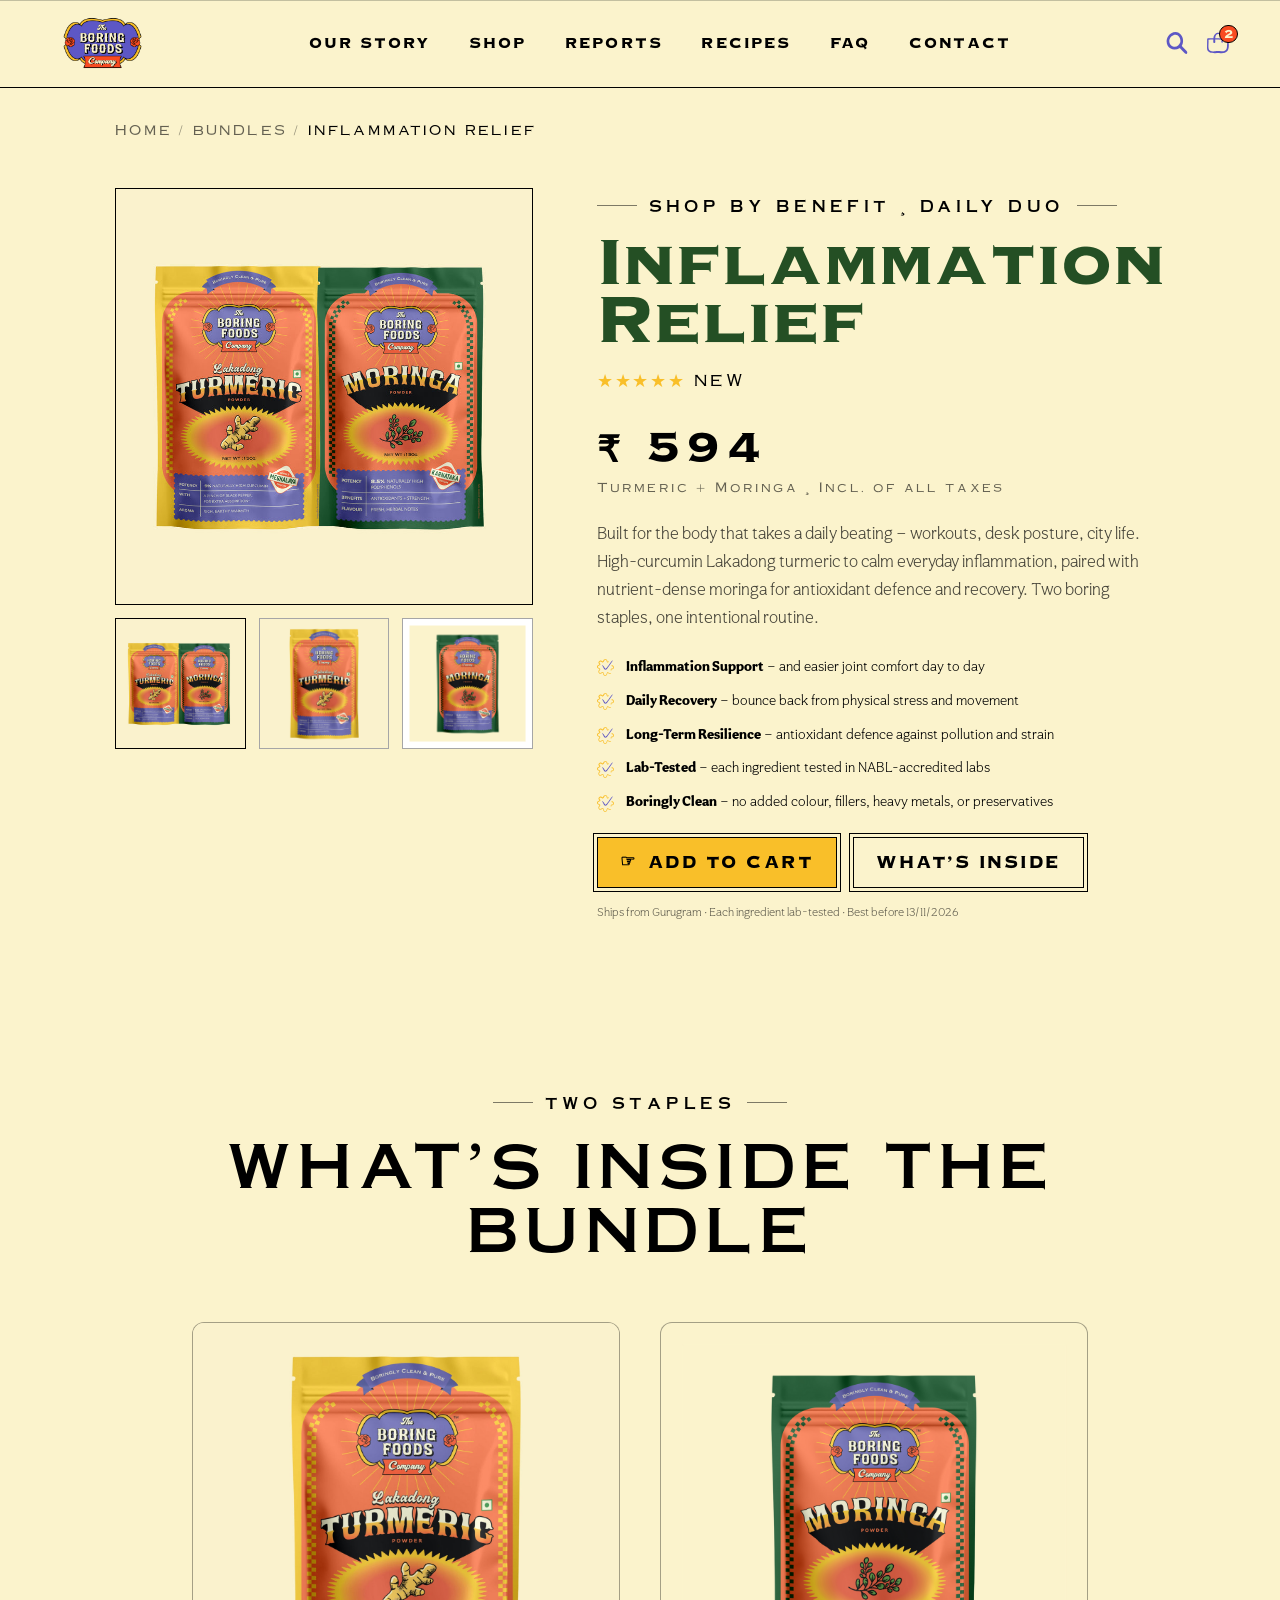
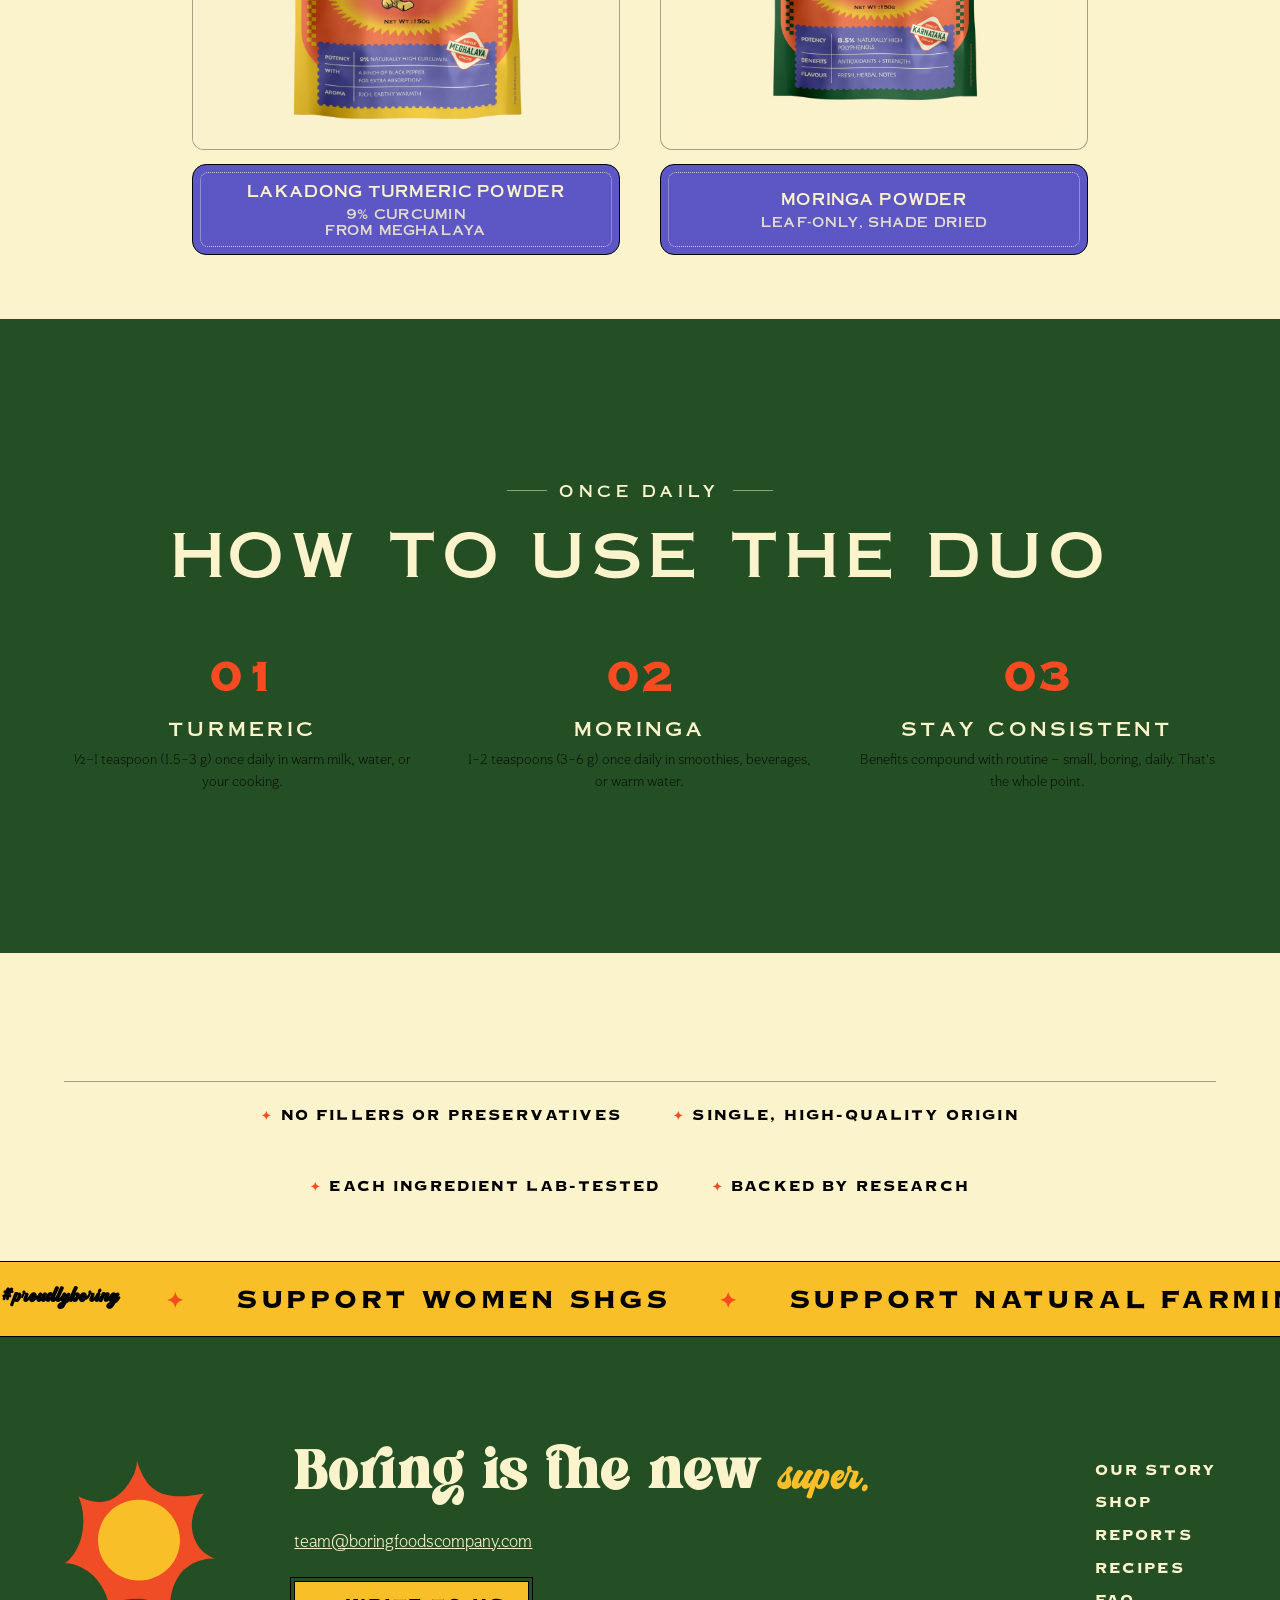
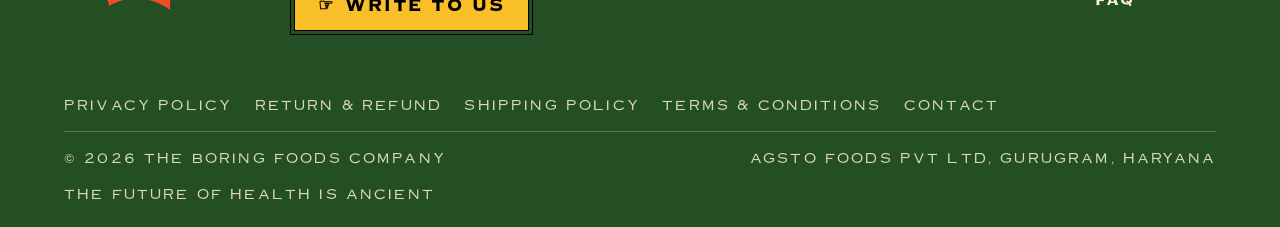
<file: site/bundle.html>
<!DOCTYPE html>
<html lang="en">
<head>
  <meta charset="UTF-8" />
  <meta name="viewport" content="width=device-width, initial-scale=1.0" />
  <title>Inflammation Relief Bundle — The Boring Foods Company</title>
  <meta name="description" content="Lakadong Turmeric + Moringa — a daily duo for inflammation support, joint comfort, and recovery. NABL lab-tested. #proudlyboring" />
  <link rel="icon" type="image/png" href="assets/img/Rose.png" />
  <link rel="stylesheet" href="css/tokens.css" />
  <link rel="stylesheet" href="css/main.css" />
  <link rel="stylesheet" href="css/pages.css" />
</head>
<body class="interior">

  <header class="nav" id="nav">
    <a class="nav__logo" href="index.html" aria-label="The Boring Foods Company — home">
      <img src="assets/img/logo-web4.png" alt="The Boring Foods Company" />
    </a>
    <nav aria-label="Primary">
      <ul class="nav__links">
        <li><a href="about.html">Our Story</a></li>
        <li><a href="index.html#shop">Shop</a></li>
        <li><a href="reports.html">Reports</a></li>
        <li><a href="recipes.html">Recipes</a></li>
        <li><a href="faq.html">FAQ</a></li>
        <li><a href="contact.html">Contact</a></li>
      </ul>
    </nav>
    <div class="nav__cta">
      <a class="nav__icon-link" href="https://boringfoodscompany.com/search" aria-label="Search"><img class="nav__icon" src="assets/img/Search1.svg" alt="" /></a>
      <a class="nav__icon-link" href="https://boringfoodscompany.com/cart" aria-label="Cart"><img class="nav__icon" src="assets/img/Cart1.svg" alt="" /></a>
      <button class="nav__burger" id="burger" aria-label="Open menu" aria-expanded="false">
        <span></span><span></span><span></span>
      </button>
    </div>
  </header>

  <div class="menu-overlay" id="menu" aria-hidden="true">
    <a href="about.html">Our Story</a>
    <a href="index.html#shop">Shop</a>
    <a href="reports.html">Reports</a>
    <a href="recipes.html">Recipes</a>
    <a href="faq.html">FAQ</a>
    <a href="contact.html">Contact</a>
    <span class="script">#proudlyboring</span>
  </div>

  <main>
    <nav class="breadcrumb" aria-label="Breadcrumb">
      <a href="index.html">Home</a><span>/</span><a href="index.html#bundles">Bundles</a><span>/</span>Inflammation Relief
    </nav>

    <section class="pdp">
      <div class="pdp__gallery">
        <div class="pdp__main img-reveal"><img id="pdpMain" src="assets/img/products/inflammation-relief.jpg" alt="Inflammation Relief bundle — turmeric and moringa" /></div>
        <div class="pdp__thumbs">
          <button class="pdp__thumb" type="button" aria-current="true" data-full="assets/img/products/inflammation-relief.jpg"><img src="assets/img/products/inflammation-relief.jpg" alt="Bundle pack" /></button>
          <button class="pdp__thumb" type="button" data-full="assets/img/products/turmeric.jpg"><img src="assets/img/products/turmeric.jpg" alt="Turmeric" /></button>
          <button class="pdp__thumb" type="button" data-full="assets/img/products/moringa.png"><img src="assets/img/products/moringa.png" alt="Moringa" /></button>
        </div>
      </div>

      <div class="pdp__summary reveal">
        <span class="kicker">Shop by Benefit · Daily Duo</span>
        <h1 class="pdp__title">Inflammation Relief</h1>
        <p class="pdp__rating"><span class="stars" aria-hidden="true">★★★★★</span> New</p>
        <p class="pdp__price">₹ 594 <small>Turmeric + Moringa · Incl. of all taxes</small></p>
        <p class="pdp__pitch">Built for the body that takes a daily beating — workouts, desk posture, city life. High-curcumin Lakadong turmeric to calm everyday inflammation, paired with nutrient-dense moringa for antioxidant defence and recovery. Two boring staples, one intentional routine.</p>
        <ul class="pdp__features">
          <li><strong>Inflammation Support</strong> — and easier joint comfort day to day</li>
          <li><strong>Daily Recovery</strong> — bounce back from physical stress and movement</li>
          <li><strong>Long-Term Resilience</strong> — antioxidant defence against pollution and strain</li>
          <li><strong>Lab-Tested</strong> — each ingredient tested in NABL-accredited labs</li>
          <li><strong>Boringly Clean</strong> — no added colour, fillers, heavy metals, or preservatives</li>
        </ul>
        <div class="pdp__buy">
          <a class="btn" href="https://boringfoodscompany.com/products/inflammation-relief" target="_blank" rel="noopener"><span class="hand">☞</span> Add to Cart</a>
          <a class="btn btn--ghost" href="#inside">What's Inside</a>
        </div>
        <p class="pdp__note">Ships from Gurugram · Each ingredient lab-tested · Best before 13/11/2026</p>
      </div>
    </section>

    <!-- What's inside (two real product cards, reusing homepage .card) -->
    <section class="chapter chapter--compact" id="inside">
      <div class="chapter__inner">
        <div class="chapter__head reveal">
          <span class="kicker">Two Staples</span>
          <h2 class="chapter__title">What's Inside the Bundle</h2>
        </div>
        <div class="bundle-includes stagger">
          <a class="card" href="product.html">
            <div class="card__media img-reveal"><img src="assets/img/products/turmeric.jpg" alt="Lakadong Turmeric Powder" /></div>
            <div class="card__label">
              <h3 class="card__name caps">Lakadong Turmeric Powder</h3>
              <p class="card__weight caps">9% curcumin<br>From Meghalaya</p>
            </div>
          </a>
          <a class="card" href="https://boringfoodscompany.com/products/moringa-powder" target="_blank" rel="noopener">
            <div class="card__media img-reveal"><img src="assets/img/products/moringa.png" alt="Moringa Powder" /></div>
            <div class="card__label">
              <h3 class="card__name caps">Moringa Powder</h3>
              <p class="card__weight caps">Leaf-only, shade dried</p>
            </div>
          </a>
        </div>
      </div>
    </section>

    <!-- How to use -->
    <section class="chapter chapter--green">
      <div class="chapter__inner">
        <div class="chapter__head reveal">
          <span class="kicker">Once Daily</span>
          <h2 class="chapter__title">How to Use the Duo</h2>
        </div>
        <div class="steps stagger">
          <div class="step"><div class="step__n">01</div><h3>Turmeric</h3><p>½–1 teaspoon (1.5–3 g) once daily in warm milk, water, or your cooking.</p></div>
          <div class="step"><div class="step__n">02</div><h3>Moringa</h3><p>1–2 teaspoons (3–6 g) once daily in smoothies, beverages, or warm water.</p></div>
          <div class="step"><div class="step__n">03</div><h3>Stay Consistent</h3><p>Benefits compound with routine — small, boring, daily. That's the whole point.</p></div>
        </div>
      </div>
    </section>

    <!-- Assurances (reuses homepage component) -->
    <section class="chapter chapter--compact">
      <div class="chapter__inner">
        <ul class="shop__assurances reveal" aria-label="Quality assurances">
          <li>No Fillers or Preservatives</li>
          <li>Single, High-Quality Origin</li>
          <li>Each Ingredient Lab-Tested</li>
          <li>Backed by Research</li>
        </ul>
      </div>
    </section>
  </main>

  <!-- Sticky mobile buy bar (shown on mobile once the main Add-to-Cart scrolls away) -->
  <div class="pdp-stickybar" aria-hidden="true">
    <span class="pdp-stickybar__info">
      <span class="pdp-stickybar__name">Inflammation Relief</span>
      <span class="pdp-stickybar__price">₹ 594</span>
    </span>
    <a class="btn" href="https://boringfoodscompany.com/products/inflammation-relief" target="_blank" rel="noopener"><span class="hand">☞</span> Add to Cart</a>
  </div>

  <div class="marquee" aria-hidden="true">
    <div class="marquee__track">
      <span class="marquee__item"><span class="script">#proudlyboring</span></span>
      <span class="marquee__item">Support Women SHGs</span>
      <span class="marquee__item">Support Natural Farming</span>
      <span class="marquee__item">Support NE India Farmers</span>
      <span class="marquee__item"><span class="script">#proudlyboring</span></span>
      <span class="marquee__item">Support Women SHGs</span>
      <span class="marquee__item">Support Natural Farming</span>
      <span class="marquee__item">Support NE India Farmers</span>
    </div>
  </div>

  <footer class="footer" id="contact">
    <div class="footer__inner">
      <div class="footer__top">
        <img class="footer__stamp" src="assets/img/Sun1.svg" alt="" />
        <div class="footer__cta reveal">
          <h2>Boring is the new <span class="script">super.</span></h2>
          <p><a href="mailto:team@boringfoodscompany.com">team@boringfoodscompany.com</a></p>
          <p style="margin-top: 1.5rem"><a class="btn" href="contact.html"><span class="hand">☞</span> Write to Us</a></p>
        </div>
        <nav class="footer__nav" aria-label="Footer">
          <a href="about.html">Our Story</a>
          <a href="index.html#shop">Shop</a>
    <a href="reports.html">Reports</a>
    <a href="recipes.html">Recipes</a>
                <a href="faq.html">FAQ</a>
        </nav>
      </div>
      <nav class="footer__policies" aria-label="Policies">
        <a href="https://boringfoodscompany.com/policies/privacy-policy" target="_blank" rel="noopener">Privacy Policy</a>
        <a href="https://boringfoodscompany.com/policies/refund-policy" target="_blank" rel="noopener">Return &amp; Refund</a>
        <a href="https://boringfoodscompany.com/policies/shipping-policy" target="_blank" rel="noopener">Shipping Policy</a>
        <a href="https://boringfoodscompany.com/policies/terms-of-service" target="_blank" rel="noopener">Terms &amp; Conditions</a>
        <a href="contact.html">Contact</a>
      </nav>
      <div class="footer__bottom">
        <span>© 2026 The Boring Foods Company</span>
        <span>Agsto Foods Pvt Ltd, Gurugram, Haryana</span>
        <span>The Future of Health is Ancient</span>
      </div>
    </div>
  </footer>

  <script src="js/main.js"></script>
  <script>
    (function () {
      var main = document.getElementById('pdpMain');
      document.querySelectorAll('.pdp__thumb').forEach(function (btn) {
        btn.addEventListener('click', function () {
          main.src = btn.dataset.full;
          document.querySelectorAll('.pdp__thumb').forEach(function (b) { b.removeAttribute('aria-current'); });
          btn.setAttribute('aria-current', 'true');
        });
      });
    })();
  </script>
</body>
</html>
</file>
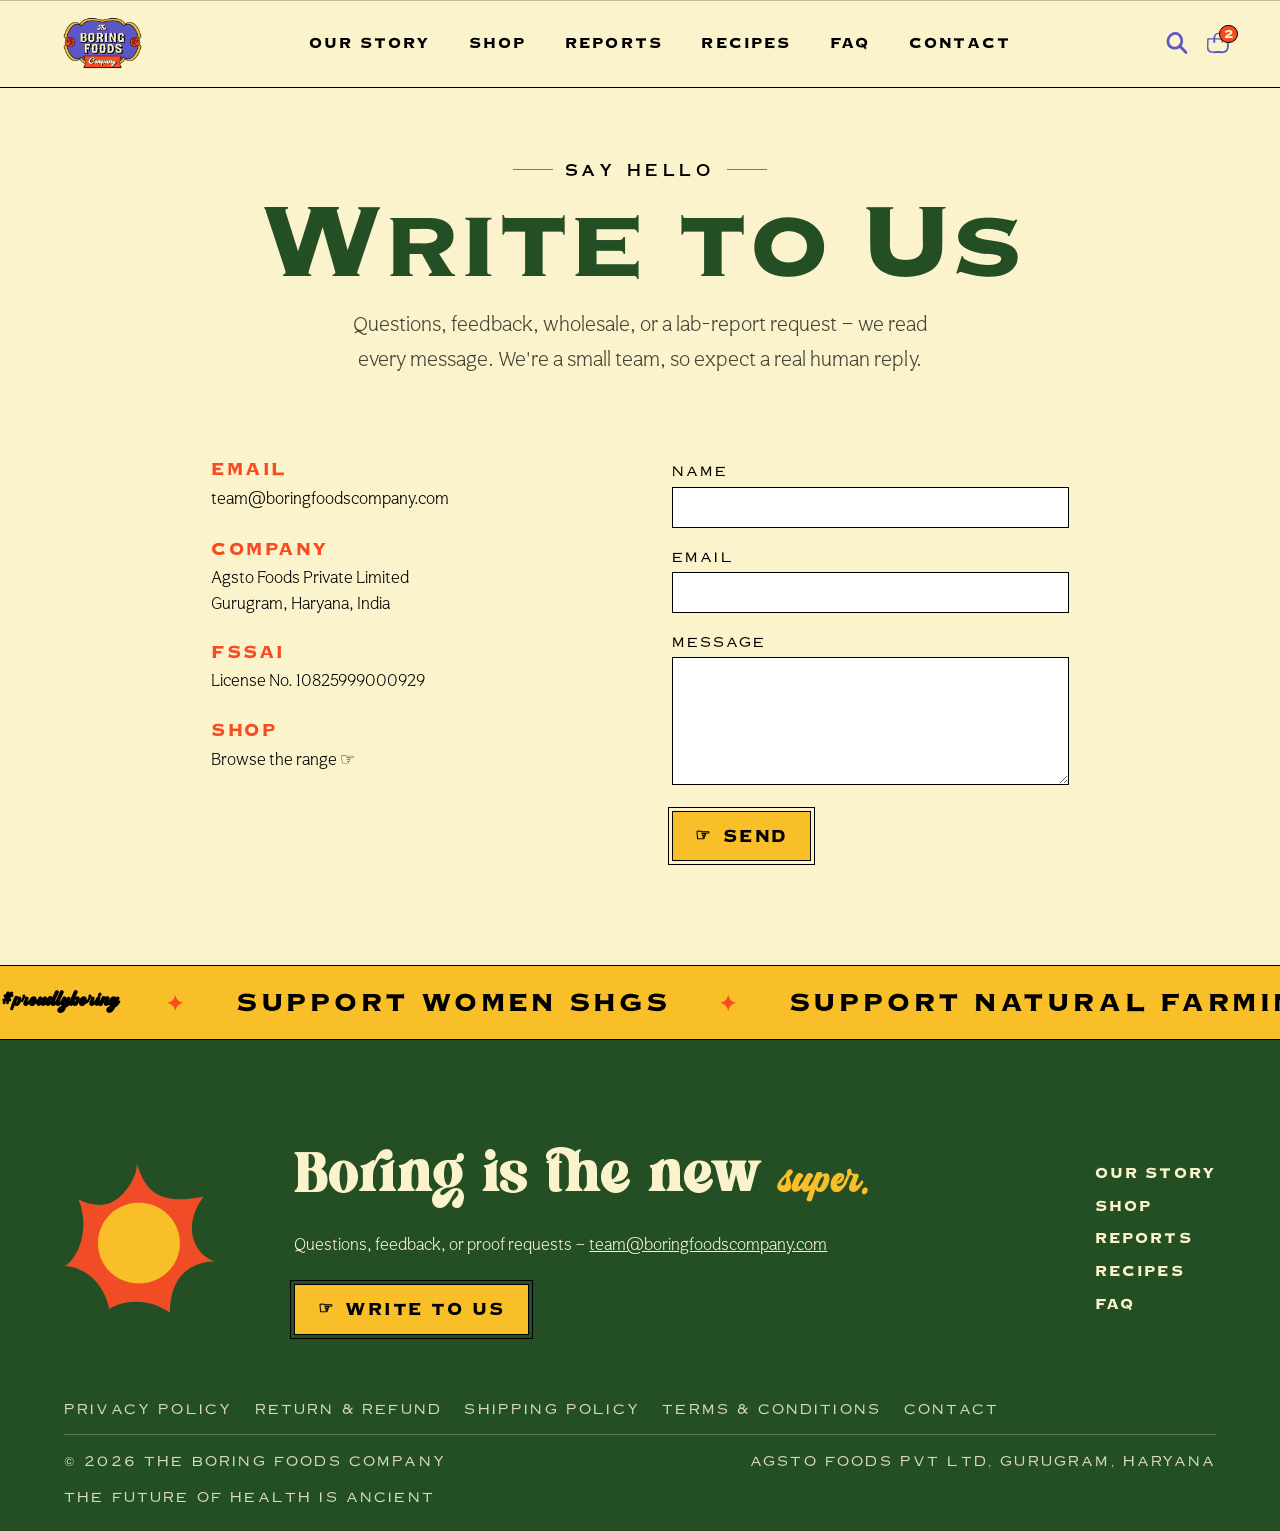
<file: site/contact.html>
<!DOCTYPE html>
<html lang="en">
<head>
  <meta charset="UTF-8" />
  <meta name="viewport" content="width=device-width, initial-scale=1.0" />
  <title>Contact — The Boring Foods Company</title>
  <meta name="description" content="Questions, feedback, or lab-report requests? Talk to The Boring Foods Company. #proudlyboring" />
  <link rel="icon" type="image/png" href="assets/img/Rose.png" />
  <link rel="stylesheet" href="css/tokens.css" />
  <link rel="stylesheet" href="css/main.css" />
  <link rel="stylesheet" href="css/pages.css" />
</head>
<body class="interior">

  <!-- ===================== Navigation ===================== -->
  <header class="nav" id="nav">
    <a class="nav__logo" href="index.html" aria-label="The Boring Foods Company — home">
      <img src="assets/img/logo-web4.png" alt="The Boring Foods Company" />
    </a>
    <nav aria-label="Primary">
      <ul class="nav__links">
        <li><a href="about.html">Our Story</a></li>
        <li><a href="index.html#shop">Shop</a></li>
        <li><a href="reports.html">Reports</a></li>
        <li><a href="recipes.html">Recipes</a></li>
        <li><a href="faq.html">FAQ</a></li>
        <li><a href="contact.html">Contact</a></li>
      </ul>
    </nav>
    <div class="nav__cta">
      <a class="nav__icon-link" href="https://boringfoodscompany.com/search" aria-label="Search"><img class="nav__icon" src="assets/img/Search1.svg" alt="" /></a>
      <a class="nav__icon-link" href="https://boringfoodscompany.com/cart" aria-label="Cart"><img class="nav__icon" src="assets/img/Cart1.svg" alt="" /></a>
      <button class="nav__burger" id="burger" aria-label="Open menu" aria-expanded="false">
        <span></span><span></span><span></span>
      </button>
    </div>
  </header>

  <!-- Full-screen overlay menu -->
  <div class="menu-overlay" id="menu" aria-hidden="true">
    <a href="about.html">Our Story</a>
    <a href="index.html#shop">Shop</a>
    <a href="reports.html">Reports</a>
    <a href="recipes.html">Recipes</a>
    <a href="faq.html">FAQ</a>
    <a href="contact.html">Contact</a>
    <span class="script">#proudlyboring</span>
  </div>

  <main>
    <header class="page-hero reveal">
      <span class="kicker">Say Hello</span>
      <h1>Write to Us</h1>
      <p>Questions, feedback, wholesale, or a lab-report request — we read every message. We're a small team, so expect a real human reply.</p>
    </header>

    <section class="contact">
      <div class="contact__info reveal">
        <div class="contact__detail">
          <h3>Email</h3>
          <a href="mailto:team@boringfoodscompany.com">team@boringfoodscompany.com</a>
        </div>
        <div class="contact__detail">
          <h3>Company</h3>
          <p>Agsto Foods Private Limited<br />Gurugram, Haryana, India</p>
        </div>
        <div class="contact__detail">
          <h3>FSSAI</h3>
          <p>License No. 10825999000929</p>
        </div>
        <div class="contact__detail">
          <h3>Shop</h3>
          <a href="index.html#shop">Browse the range ☞</a>
        </div>
      </div>

      <form class="contact__form reveal" action="mailto:team@boringfoodscompany.com" method="post" enctype="text/plain">
        <div><label for="cf-name">Name</label><input id="cf-name" name="name" type="text" required /></div>
        <div><label for="cf-email">Email</label><input id="cf-email" name="email" type="email" required /></div>
        <div><label for="cf-msg">Message</label><textarea id="cf-msg" name="message" required></textarea></div>
        <div><button class="btn" type="submit"><span class="hand">☞</span> Send</button></div>
      </form>
    </section>
  </main>

  <!-- ===================== Marquee ===================== -->
  <div class="marquee" aria-hidden="true">
    <div class="marquee__track">
      <span class="marquee__item"><span class="script">#proudlyboring</span></span>
      <span class="marquee__item">Support Women SHGs</span>
      <span class="marquee__item">Support Natural Farming</span>
      <span class="marquee__item">Support NE India Farmers</span>
      <span class="marquee__item"><span class="script">#proudlyboring</span></span>
      <span class="marquee__item">Support Women SHGs</span>
      <span class="marquee__item">Support Natural Farming</span>
      <span class="marquee__item">Support NE India Farmers</span>
    </div>
  </div>

  <!-- ===================== Footer ===================== -->
  <footer class="footer" id="contact">
    <div class="footer__inner">
      <div class="footer__top">
        <img class="footer__stamp" src="assets/img/Sun1.svg" alt="" />
        <div class="footer__cta reveal">
          <h2>Boring is the new <span class="script">super.</span></h2>
          <p>
            Questions, feedback, or proof requests —
            <a href="mailto:team@boringfoodscompany.com">team@boringfoodscompany.com</a>
          </p>
          <p style="margin-top: 1.5rem">
            <a class="btn" href="contact.html"><span class="hand">☞</span> Write to Us</a>
          </p>
        </div>
        <nav class="footer__nav" aria-label="Footer">
          <a href="about.html">Our Story</a>
          <a href="index.html#shop">Shop</a>
    <a href="reports.html">Reports</a>
    <a href="recipes.html">Recipes</a>
                <a href="faq.html">FAQ</a>
        </nav>
      </div>
      <nav class="footer__policies" aria-label="Policies">
        <a href="https://boringfoodscompany.com/policies/privacy-policy" target="_blank" rel="noopener">Privacy Policy</a>
        <a href="https://boringfoodscompany.com/policies/refund-policy" target="_blank" rel="noopener">Return &amp; Refund</a>
        <a href="https://boringfoodscompany.com/policies/shipping-policy" target="_blank" rel="noopener">Shipping Policy</a>
        <a href="https://boringfoodscompany.com/policies/terms-of-service" target="_blank" rel="noopener">Terms &amp; Conditions</a>
        <a href="contact.html">Contact</a>
      </nav>
      <div class="footer__bottom">
        <span>© 2026 The Boring Foods Company</span>
        <span>Agsto Foods Pvt Ltd, Gurugram, Haryana</span>
        <span>The Future of Health is Ancient</span>
      </div>
    </div>
  </footer>

  <script src="js/main.js"></script>
</body>
</html>
</file>
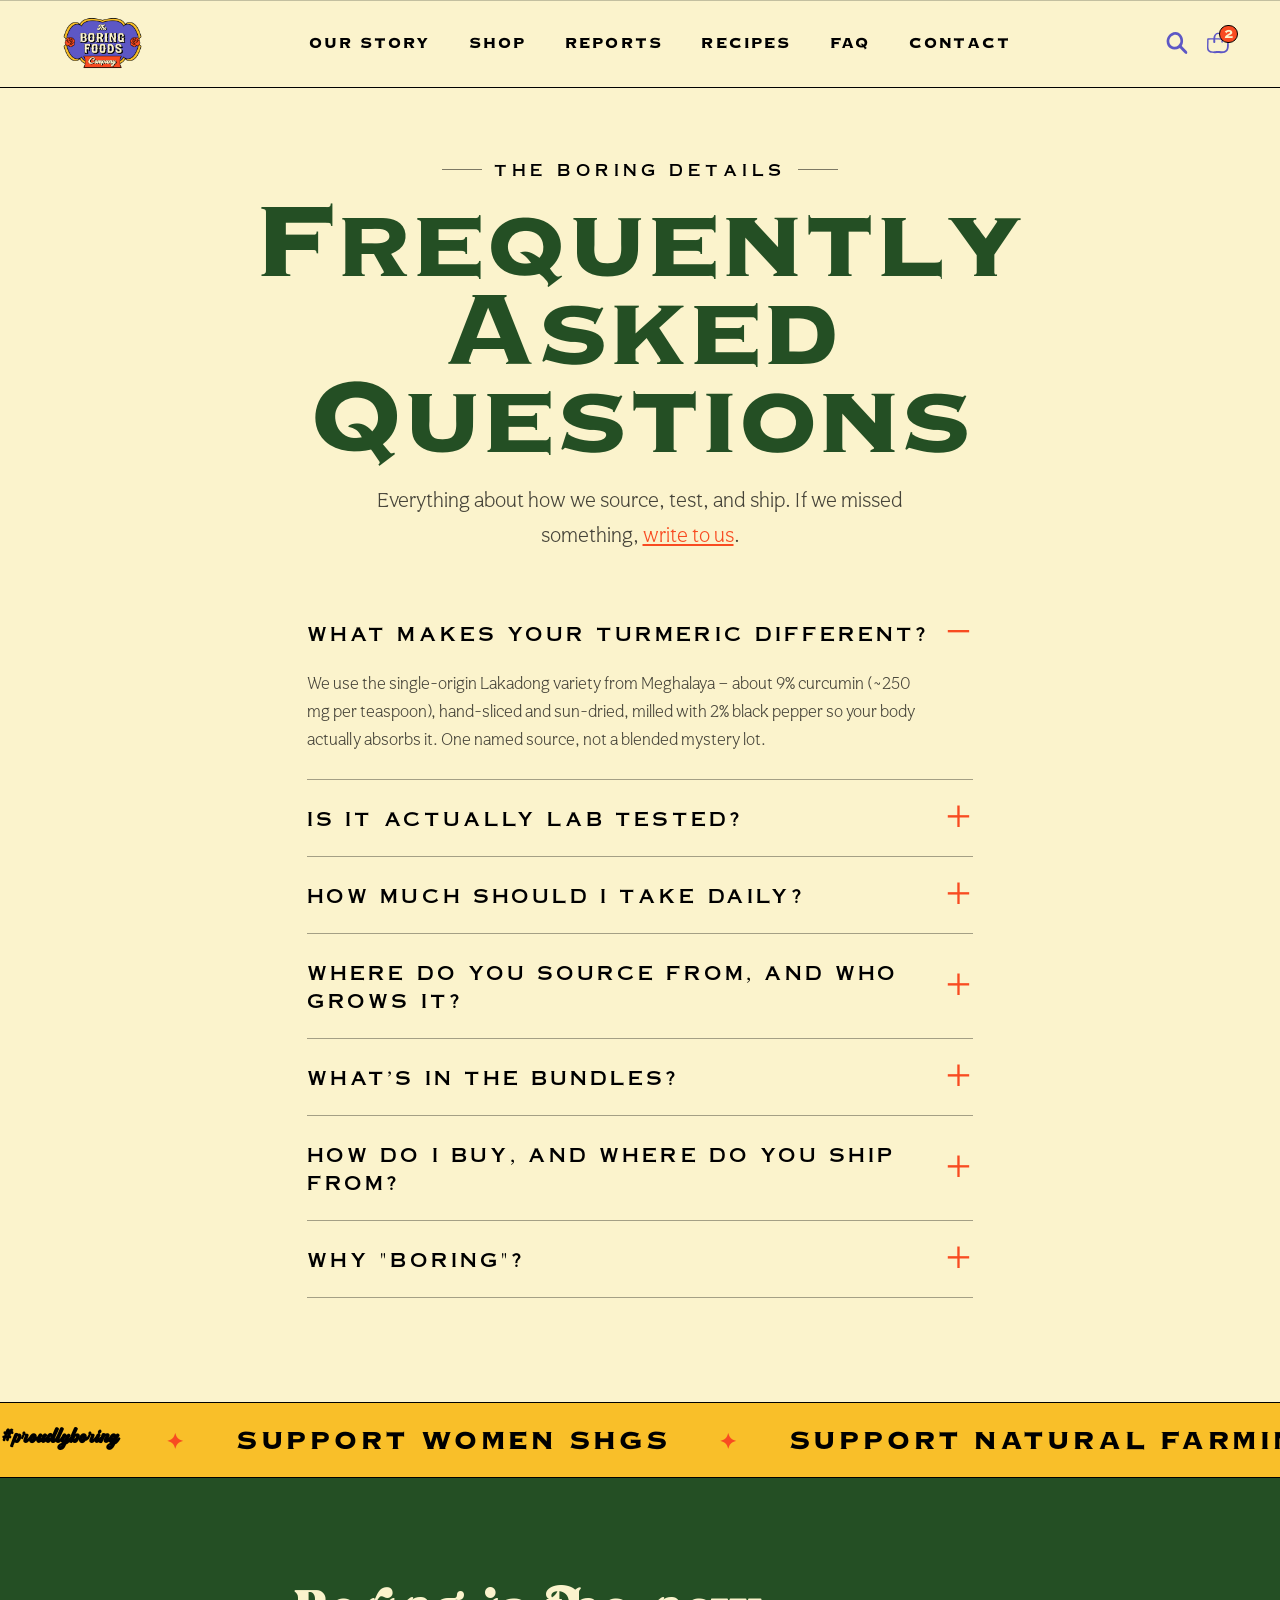
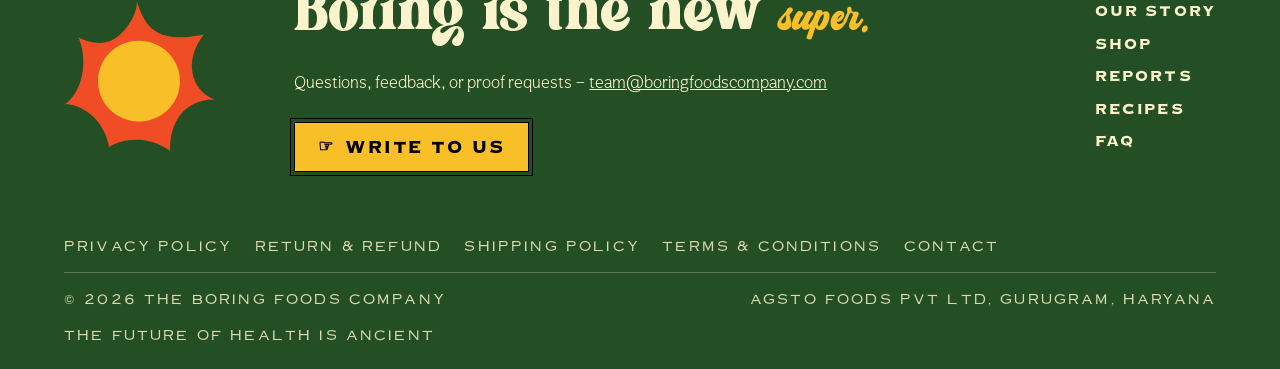
<file: site/faq.html>
<!DOCTYPE html>
<html lang="en">
<head>
  <meta charset="UTF-8" />
  <meta name="viewport" content="width=device-width, initial-scale=1.0" />
  <title>FAQ — The Boring Foods Company</title>
  <meta name="description" content="Sourcing, lab testing, usage, shipping — the boring details about The Boring Foods Company. #proudlyboring" />
  <link rel="icon" type="image/png" href="assets/img/Rose.png" />
  <link rel="stylesheet" href="css/tokens.css" />
  <link rel="stylesheet" href="css/main.css" />
  <link rel="stylesheet" href="css/pages.css" />
</head>
<body class="interior">

  <!-- ===================== Navigation ===================== -->
  <header class="nav" id="nav">
    <a class="nav__logo" href="index.html" aria-label="The Boring Foods Company — home">
      <img src="assets/img/logo-web4.png" alt="The Boring Foods Company" />
    </a>
    <nav aria-label="Primary">
      <ul class="nav__links">
        <li><a href="about.html">Our Story</a></li>
        <li><a href="index.html#shop">Shop</a></li>
        <li><a href="reports.html">Reports</a></li>
        <li><a href="recipes.html">Recipes</a></li>
        <li><a href="faq.html">FAQ</a></li>
        <li><a href="contact.html">Contact</a></li>
      </ul>
    </nav>
    <div class="nav__cta">
      <a class="nav__icon-link" href="https://boringfoodscompany.com/search" aria-label="Search"><img class="nav__icon" src="assets/img/Search1.svg" alt="" /></a>
      <a class="nav__icon-link" href="https://boringfoodscompany.com/cart" aria-label="Cart"><img class="nav__icon" src="assets/img/Cart1.svg" alt="" /></a>
      <button class="nav__burger" id="burger" aria-label="Open menu" aria-expanded="false">
        <span></span><span></span><span></span>
      </button>
    </div>
  </header>

  <!-- Full-screen overlay menu -->
  <div class="menu-overlay" id="menu" aria-hidden="true">
    <a href="about.html">Our Story</a>
    <a href="index.html#shop">Shop</a>
    <a href="reports.html">Reports</a>
    <a href="recipes.html">Recipes</a>
    <a href="faq.html">FAQ</a>
    <a href="contact.html">Contact</a>
    <span class="script">#proudlyboring</span>
  </div>

  <main>
    <header class="page-hero reveal">
      <span class="kicker">The Boring Details</span>
      <h1>Frequently Asked Questions</h1>
      <p>Everything about how we source, test, and ship. If we missed something, <a href="contact.html" style="color:var(--ripe-orange)">write to us</a>.</p>
    </header>

    <section class="faq reveal">
      <details class="faq__item" open><summary>What makes your turmeric different?</summary><p>We use the single-origin Lakadong variety from Meghalaya — about 9% curcumin (~250 mg per teaspoon), hand-sliced and sun-dried, milled with 2% black pepper so your body actually absorbs it. One named source, not a blended mystery lot.</p></details>
      <details class="faq__item"><summary>Is it actually lab tested?</summary><p>Yes — every batch is tested in NABL-accredited labs (Equinox Labs) for purity, curcumin content, and heavy metals. No added colour, fillers, or preservatives. Want a report for your batch? Email us and we'll send it.</p></details>
      <details class="faq__item"><summary>How much should I take daily?</summary><p>Turmeric: ½–1 teaspoon (1.5–3 g) once daily. Moringa: 1–2 teaspoons (3–6 g) once daily. Use them in warm milk or water, in cooking, in smoothies, or with honey and lemon.</p></details>
      <details class="faq__item"><summary>Where do you source from, and who grows it?</summary><p>From women-led self-help groups in Lakadong, Meghalaya — harvested in March and packed at source. We support natural farming and North-East India farmers, pesticide- and fumigant-free, traceable down to the batch.</p></details>
      <details class="faq__item"><summary>What's in the bundles?</summary><p>Each bundle pairs staples for a goal. Inflammation Relief, for example, combines Lakadong Turmeric with Moringa for inflammation support, joint comfort, and recovery. See the <a href="bundle.html" style="color:var(--ripe-orange)">Inflammation Relief page</a>.</p></details>
      <details class="faq__item"><summary>How do I buy, and where do you ship from?</summary><p>Add to cart on any product page — checkout is handled securely on our store. We ship from Gurugram, Haryana. Agsto Foods Pvt Ltd, FSSAI No. 10825999000929.</p></details>
      <details class="faq__item"><summary>Why "boring"?</summary><p>Because real nutrition isn't a flashy fad — it's ancient, simple, and proven. Boring is hard to fake. That's the whole point. <span class="script" style="color:var(--ripe-orange)">#proudlyboring</span></p></details>
    </section>
  </main>

  <!-- ===================== Marquee ===================== -->
  <div class="marquee" aria-hidden="true">
    <div class="marquee__track">
      <span class="marquee__item"><span class="script">#proudlyboring</span></span>
      <span class="marquee__item">Support Women SHGs</span>
      <span class="marquee__item">Support Natural Farming</span>
      <span class="marquee__item">Support NE India Farmers</span>
      <span class="marquee__item"><span class="script">#proudlyboring</span></span>
      <span class="marquee__item">Support Women SHGs</span>
      <span class="marquee__item">Support Natural Farming</span>
      <span class="marquee__item">Support NE India Farmers</span>
    </div>
  </div>

  <!-- ===================== Footer ===================== -->
  <footer class="footer" id="contact">
    <div class="footer__inner">
      <div class="footer__top">
        <img class="footer__stamp" src="assets/img/Sun1.svg" alt="" />
        <div class="footer__cta reveal">
          <h2>Boring is the new <span class="script">super.</span></h2>
          <p>
            Questions, feedback, or proof requests —
            <a href="mailto:team@boringfoodscompany.com">team@boringfoodscompany.com</a>
          </p>
          <p style="margin-top: 1.5rem">
            <a class="btn" href="contact.html"><span class="hand">☞</span> Write to Us</a>
          </p>
        </div>
        <nav class="footer__nav" aria-label="Footer">
          <a href="about.html">Our Story</a>
          <a href="index.html#shop">Shop</a>
    <a href="reports.html">Reports</a>
    <a href="recipes.html">Recipes</a>
                <a href="faq.html">FAQ</a>
        </nav>
      </div>
      <nav class="footer__policies" aria-label="Policies">
        <a href="https://boringfoodscompany.com/policies/privacy-policy" target="_blank" rel="noopener">Privacy Policy</a>
        <a href="https://boringfoodscompany.com/policies/refund-policy" target="_blank" rel="noopener">Return &amp; Refund</a>
        <a href="https://boringfoodscompany.com/policies/shipping-policy" target="_blank" rel="noopener">Shipping Policy</a>
        <a href="https://boringfoodscompany.com/policies/terms-of-service" target="_blank" rel="noopener">Terms &amp; Conditions</a>
        <a href="contact.html">Contact</a>
      </nav>
      <div class="footer__bottom">
        <span>© 2026 The Boring Foods Company</span>
        <span>Agsto Foods Pvt Ltd, Gurugram, Haryana</span>
        <span>The Future of Health is Ancient</span>
      </div>
    </div>
  </footer>

  <script src="js/main.js"></script>
</body>
</html>
</file>
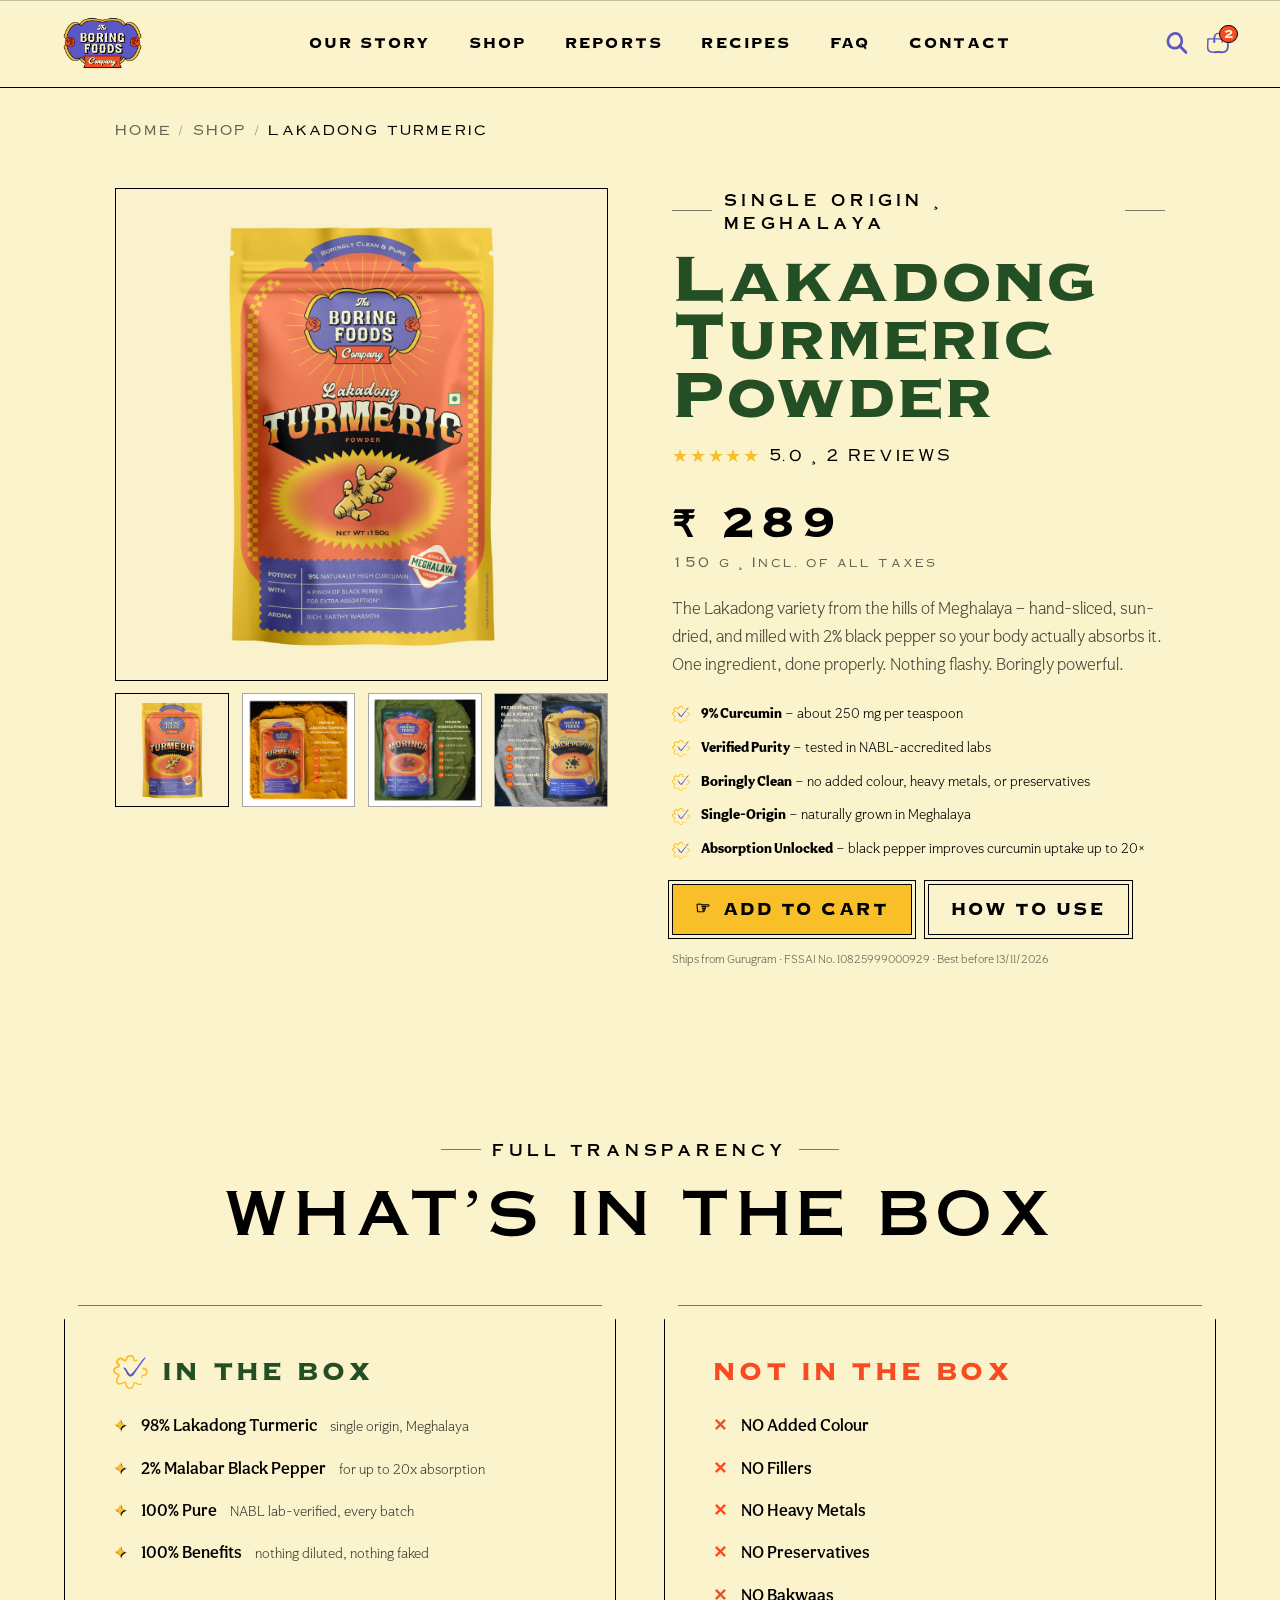
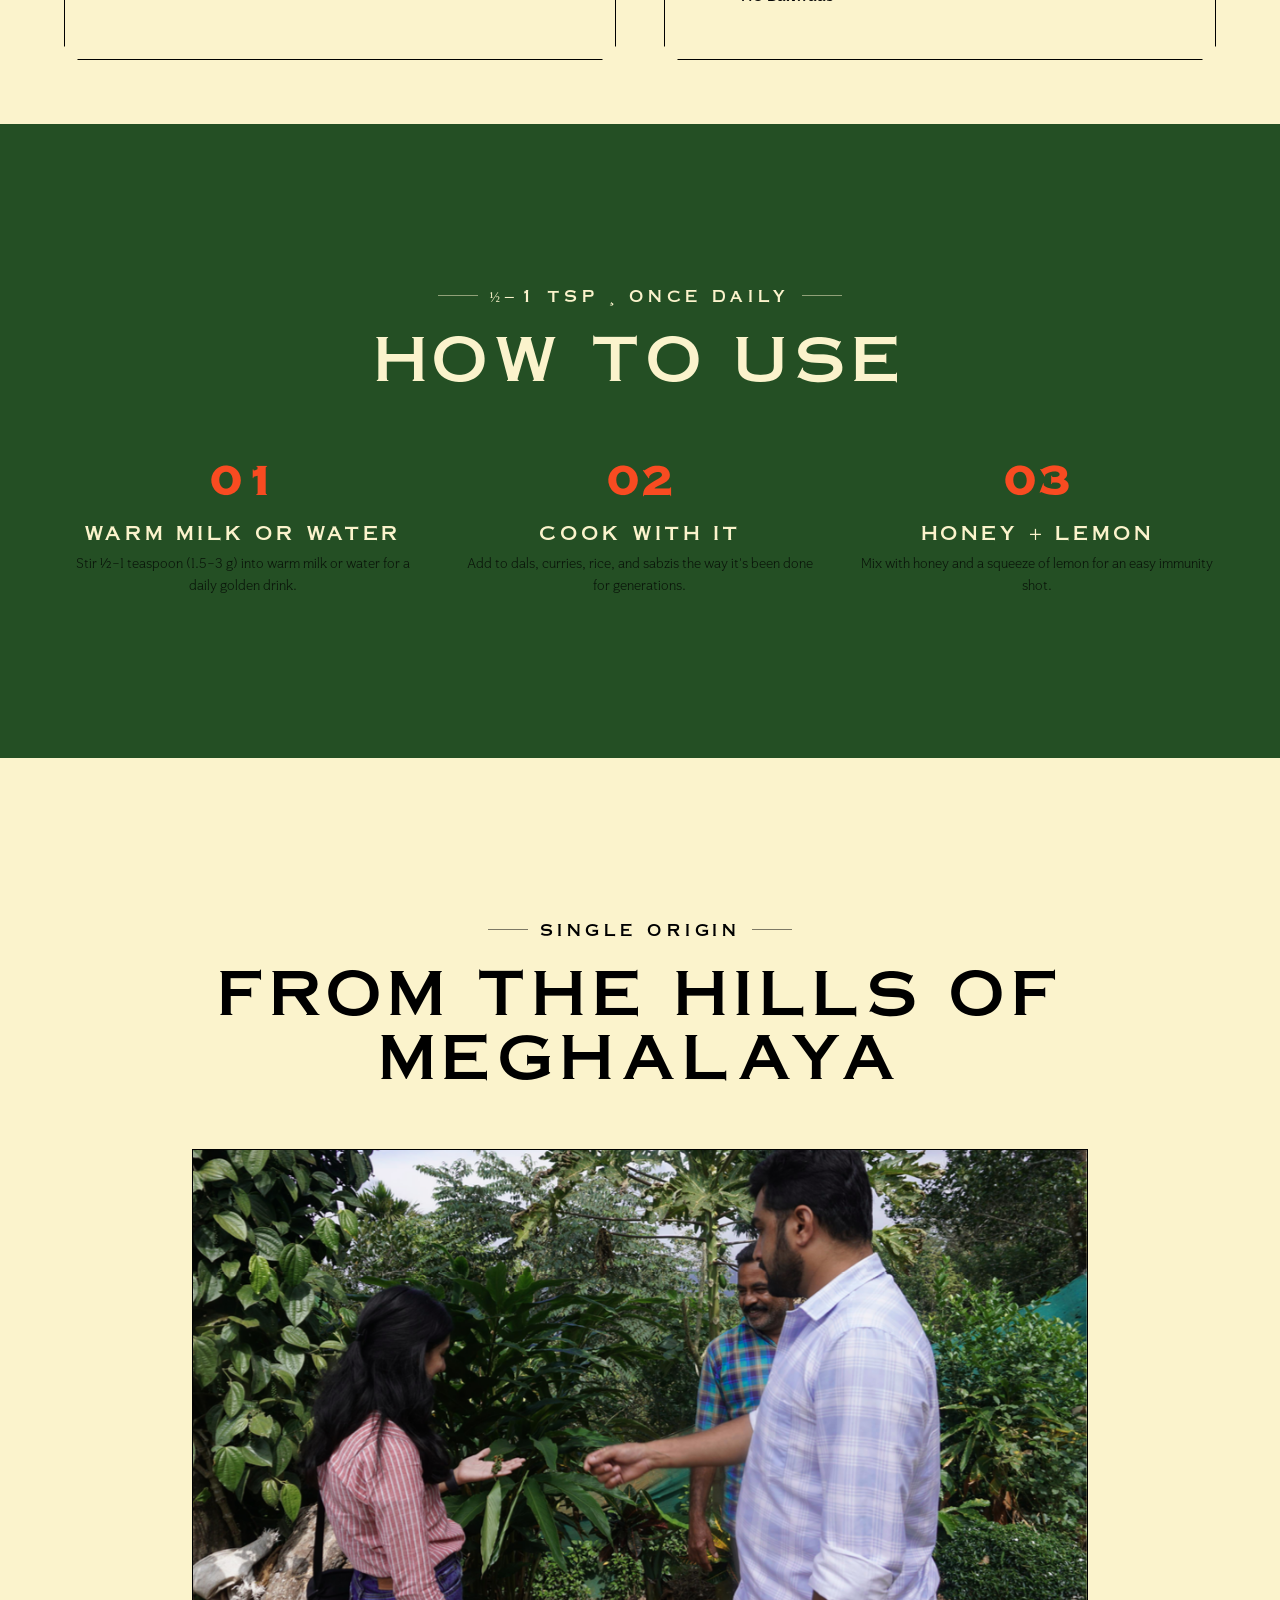
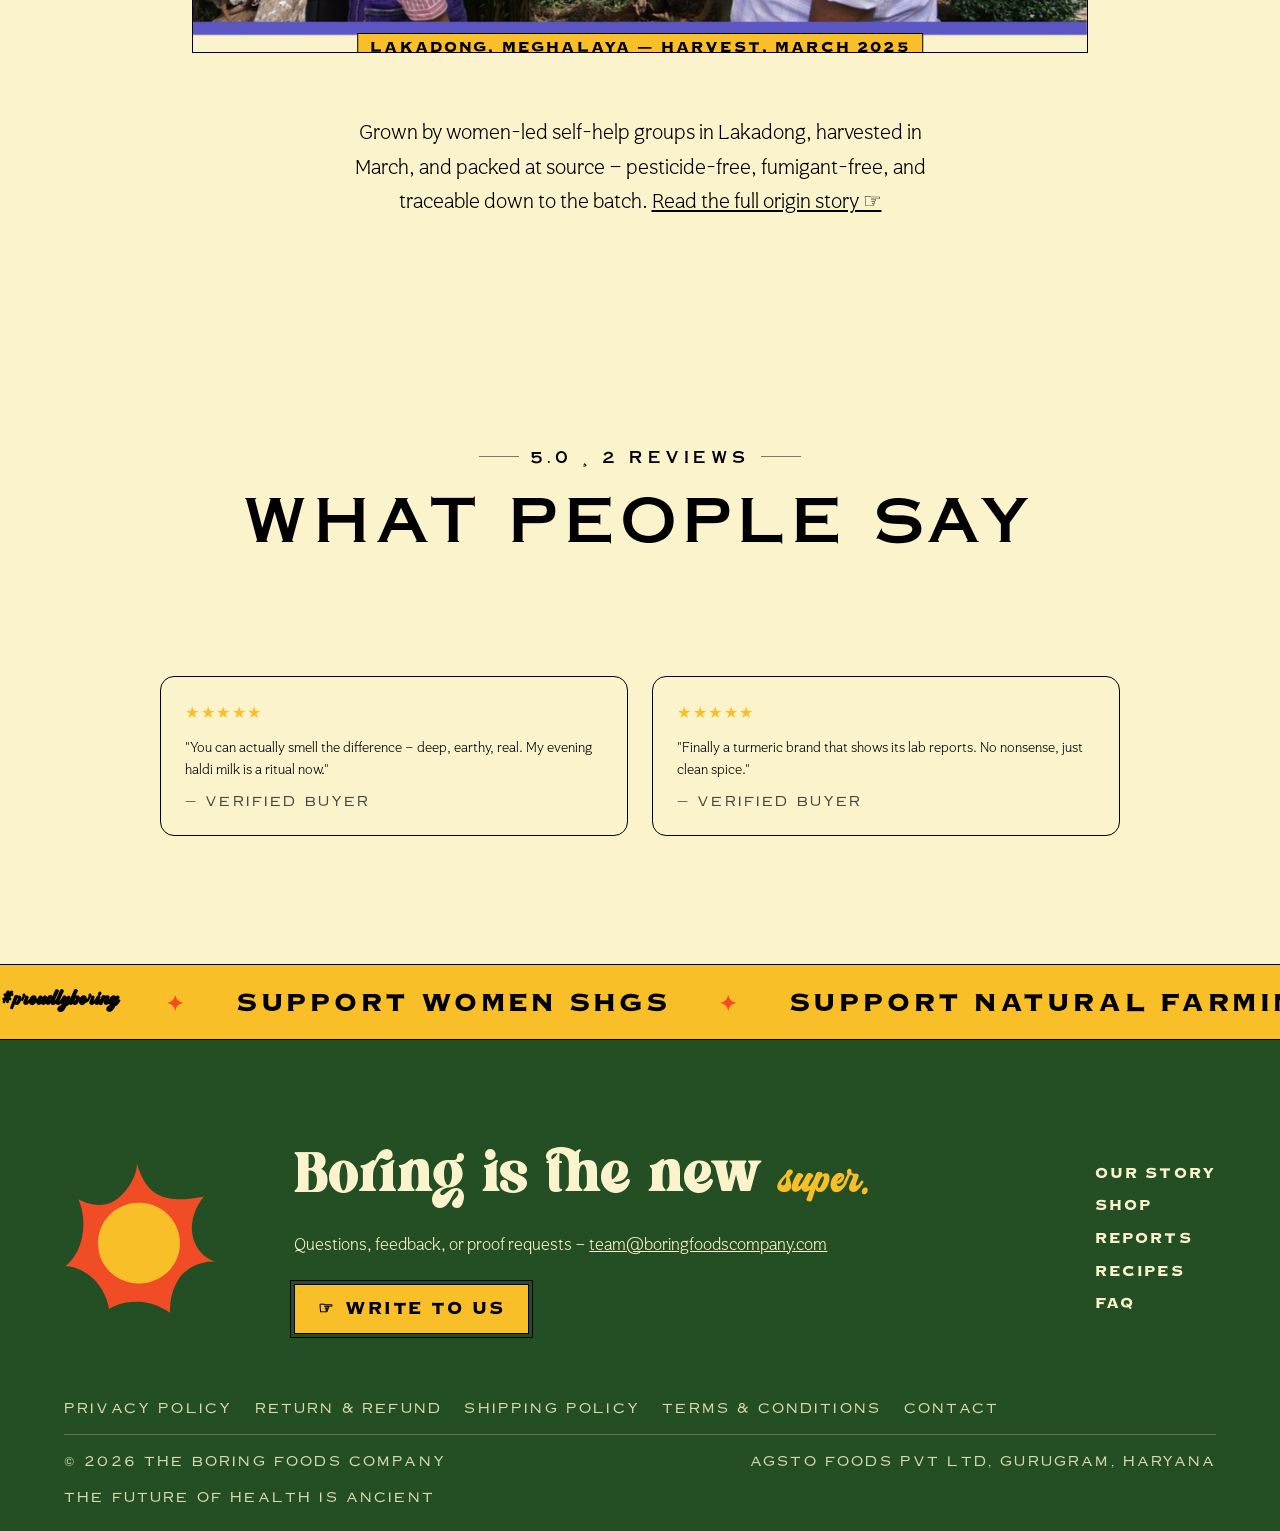
<file: site/product.html>
<!DOCTYPE html>
<html lang="en">
<head>
  <meta charset="UTF-8" />
  <meta name="viewport" content="width=device-width, initial-scale=1.0" />
  <title>Lakadong Turmeric Powder — The Boring Foods Company</title>
  <meta name="description" content="9% curcumin Lakadong turmeric from Meghalaya — single-origin, NABL lab-tested, boringly clean. #proudlyboring" />
  <link rel="icon" type="image/png" href="assets/img/Rose.png" />
  <link rel="stylesheet" href="css/tokens.css" />
  <link rel="stylesheet" href="css/main.css" />
  <link rel="stylesheet" href="css/pages.css" />
</head>
<body class="interior">

  <!-- ===================== Navigation ===================== -->
  <header class="nav" id="nav">
    <a class="nav__logo" href="index.html" aria-label="The Boring Foods Company — home">
      <img src="assets/img/logo-web4.png" alt="The Boring Foods Company" />
    </a>
    <nav aria-label="Primary">
      <ul class="nav__links">
        <li><a href="about.html">Our Story</a></li>
        <li><a href="index.html#shop">Shop</a></li>
        <li><a href="reports.html">Reports</a></li>
        <li><a href="recipes.html">Recipes</a></li>
        <li><a href="faq.html">FAQ</a></li>
        <li><a href="contact.html">Contact</a></li>
      </ul>
    </nav>
    <div class="nav__cta">
      <a class="nav__icon-link" href="https://boringfoodscompany.com/search" aria-label="Search"><img class="nav__icon" src="assets/img/Search1.svg" alt="" /></a>
      <a class="nav__icon-link" href="https://boringfoodscompany.com/cart" aria-label="Cart"><img class="nav__icon" src="assets/img/Cart1.svg" alt="" /></a>
      <button class="nav__burger" id="burger" aria-label="Open menu" aria-expanded="false">
        <span></span><span></span><span></span>
      </button>
    </div>
  </header>

  <!-- Full-screen overlay menu -->
  <div class="menu-overlay" id="menu" aria-hidden="true">
    <a href="about.html">Our Story</a>
    <a href="index.html#shop">Shop</a>
    <a href="reports.html">Reports</a>
    <a href="recipes.html">Recipes</a>
    <a href="faq.html">FAQ</a>
    <a href="contact.html">Contact</a>
    <span class="script">#proudlyboring</span>
  </div>

  <main>
    <nav class="breadcrumb" aria-label="Breadcrumb">
      <a href="index.html">Home</a><span>/</span><a href="index.html#shop">Shop</a><span>/</span>Lakadong Turmeric
    </nav>

    <!-- Product hero -->
    <section class="pdp">
      <div class="pdp__gallery">
        <div class="pdp__main img-reveal"><img id="pdpMain" src="assets/img/products/turmeric.jpg" alt="Lakadong Turmeric Powder pack and tin" /></div>
        <div class="pdp__thumbs">
          <button class="pdp__thumb" type="button" aria-current="true" data-full="assets/img/products/turmeric.jpg"><img src="assets/img/products/turmeric.jpg" alt="Turmeric pack front" /></button>
          <button class="pdp__thumb" type="button" data-full="assets/img/products/turmeric-2.png"><img src="assets/img/products/turmeric-2.png" alt="Turmeric tin" /></button>
          <button class="pdp__thumb" type="button" data-full="assets/img/products/alt-2.png"><img src="assets/img/products/alt-2.png" alt="Turmeric powder texture" /></button>
          <button class="pdp__thumb" type="button" data-full="assets/img/products/alt-3.png"><img src="assets/img/products/alt-3.png" alt="Turmeric lifestyle" /></button>
        </div>
      </div>

      <div class="pdp__summary reveal">
        <span class="kicker">Single Origin · Meghalaya</span>
        <h1 class="pdp__title">Lakadong Turmeric Powder</h1>
        <p class="pdp__rating"><span class="stars" aria-hidden="true">★★★★★</span> 5.0 · 2 Reviews</p>
        <p class="pdp__price">₹ 289 <small>150 g · Incl. of all taxes</small></p>
        <p class="pdp__pitch">The Lakadong variety from the hills of Meghalaya — hand-sliced, sun-dried, and milled with 2% black pepper so your body actually absorbs it. One ingredient, done properly. Nothing flashy. Boringly powerful.</p>
        <ul class="pdp__features">
          <li><strong>9% Curcumin</strong> — about 250 mg per teaspoon</li>
          <li><strong>Verified Purity</strong> — tested in NABL-accredited labs</li>
          <li><strong>Boringly Clean</strong> — no added colour, heavy metals, or preservatives</li>
          <li><strong>Single-Origin</strong> — naturally grown in Meghalaya</li>
          <li><strong>Absorption Unlocked</strong> — black pepper improves curcumin uptake up to 20×</li>
        </ul>
        <div class="pdp__buy">
          <a class="btn" href="https://boringfoodscompany.com/products/turmeric-powder" target="_blank" rel="noopener"><span class="hand">☞</span> Add to Cart</a>
          <a class="btn btn--ghost" href="#how">How to Use</a>
        </div>
        <p class="pdp__note">Ships from Gurugram · FSSAI No. 10825999000929 · Best before 13/11/2026</p>
      </div>
    </section>

    <!-- What's in the box (reuses homepage box component) -->
    <section class="chapter chapter--compact">
      <div class="chapter__inner">
        <div class="chapter__head reveal">
          <span class="kicker">Full Transparency</span>
          <h2 class="chapter__title">What's in the Box</h2>
        </div>
        <div class="box__grid">
          <div class="box__col box__col--yes ticket reveal">
            <h3><img src="assets/img/Check1.svg" alt="" /> In the Box</h3>
            <ul>
              <li>98% Lakadong Turmeric <small>single origin, Meghalaya</small></li>
              <li>2% Malabar Black Pepper <small>for up to 20x absorption</small></li>
              <li>100% Pure <small>NABL lab-verified, every batch</small></li>
              <li>100% Benefits <small>nothing diluted, nothing faked</small></li>
            </ul>
          </div>
          <div class="box__col box__col--no ticket reveal" style="--reveal-delay: 0.15s">
            <h3>Not in the Box</h3>
            <ul>
              <li>NO Added Colour</li>
              <li>NO Fillers</li>
              <li>NO Heavy Metals</li>
              <li>NO Preservatives</li>
              <li>NO Bakwaas</li>
            </ul>
          </div>
        </div>
      </div>
    </section>

    <!-- How to use -->
    <section class="chapter chapter--green" id="how">
      <div class="chapter__inner">
        <div class="chapter__head reveal">
          <span class="kicker">½–1 tsp · Once Daily</span>
          <h2 class="chapter__title">How to Use</h2>
        </div>
        <div class="steps stagger">
          <div class="step"><div class="step__n">01</div><h3>Warm Milk or Water</h3><p>Stir ½–1 teaspoon (1.5–3 g) into warm milk or water for a daily golden drink.</p></div>
          <div class="step"><div class="step__n">02</div><h3>Cook With It</h3><p>Add to dals, curries, rice, and sabzis the way it's been done for generations.</p></div>
          <div class="step"><div class="step__n">03</div><h3>Honey + Lemon</h3><p>Mix with honey and a squeeze of lemon for an easy immunity shot.</p></div>
        </div>
      </div>
    </section>

    <!-- Provenance teaser (reuses homepage provenance pattern) -->
    <section class="chapter provenance">
      <div class="chapter__inner">
        <div class="chapter__head reveal">
          <span class="kicker">Single Origin</span>
          <h2 class="chapter__title">From the Hills of Meghalaya</h2>
        </div>
        <div class="provenance__photo img-reveal reveal-late">
          <img class="parallax" data-speed="0.16" src="assets/img/photos/farm.png" alt="Farmers walking through the turmeric fields" />
          <span class="provenance__caption caps">Lakadong, Meghalaya — harvest, March 2025</span>
        </div>
        <p class="provenance__body split-lines">
          Grown by women-led self-help groups in Lakadong, harvested in March, and packed at
          source — pesticide-free, fumigant-free, and traceable down to the batch.
          <a href="index.html#origin" style="color:inherit">Read the full origin story ☞</a>
        </p>
      </div>
    </section>

    <!-- Reviews -->
    <section class="chapter chapter--compact">
      <div class="chapter__inner">
        <div class="chapter__head reveal">
          <span class="kicker">5.0 · 2 Reviews</span>
          <h2 class="chapter__title">What People Say</h2>
        </div>
        <div class="reviews stagger">
          <div class="review-card"><span class="stars" aria-hidden="true">★★★★★</span><p>"You can actually smell the difference — deep, earthy, real. My evening haldi milk is a ritual now."</p><cite>— Verified Buyer</cite></div>
          <div class="review-card"><span class="stars" aria-hidden="true">★★★★★</span><p>"Finally a turmeric brand that shows its lab reports. No nonsense, just clean spice."</p><cite>— Verified Buyer</cite></div>
        </div>
      </div>
    </section>
  </main>

  <!-- Sticky mobile buy bar (shown on mobile once the main Add-to-Cart scrolls away) -->
  <div class="pdp-stickybar" aria-hidden="true">
    <span class="pdp-stickybar__info">
      <span class="pdp-stickybar__name">Lakadong Turmeric Powder</span>
      <span class="pdp-stickybar__price">₹ 289</span>
    </span>
    <a class="btn" href="https://boringfoodscompany.com/products/turmeric-powder" target="_blank" rel="noopener"><span class="hand">☞</span> Add to Cart</a>
  </div>

  <!-- ===================== Marquee ===================== -->
  <div class="marquee" aria-hidden="true">
    <div class="marquee__track">
      <span class="marquee__item"><span class="script">#proudlyboring</span></span>
      <span class="marquee__item">Support Women SHGs</span>
      <span class="marquee__item">Support Natural Farming</span>
      <span class="marquee__item">Support NE India Farmers</span>
      <span class="marquee__item"><span class="script">#proudlyboring</span></span>
      <span class="marquee__item">Support Women SHGs</span>
      <span class="marquee__item">Support Natural Farming</span>
      <span class="marquee__item">Support NE India Farmers</span>
    </div>
  </div>

  <!-- ===================== Footer ===================== -->
  <footer class="footer" id="contact">
    <div class="footer__inner">
      <div class="footer__top">
        <img class="footer__stamp" src="assets/img/Sun1.svg" alt="" />
        <div class="footer__cta reveal">
          <h2>Boring is the new <span class="script">super.</span></h2>
          <p>
            Questions, feedback, or proof requests —
            <a href="mailto:team@boringfoodscompany.com">team@boringfoodscompany.com</a>
          </p>
          <p style="margin-top: 1.5rem">
            <a class="btn" href="contact.html"><span class="hand">☞</span> Write to Us</a>
          </p>
        </div>
        <nav class="footer__nav" aria-label="Footer">
          <a href="about.html">Our Story</a>
          <a href="index.html#shop">Shop</a>
    <a href="reports.html">Reports</a>
    <a href="recipes.html">Recipes</a>
                <a href="faq.html">FAQ</a>
        </nav>
      </div>
      <nav class="footer__policies" aria-label="Policies">
        <a href="https://boringfoodscompany.com/policies/privacy-policy" target="_blank" rel="noopener">Privacy Policy</a>
        <a href="https://boringfoodscompany.com/policies/refund-policy" target="_blank" rel="noopener">Return &amp; Refund</a>
        <a href="https://boringfoodscompany.com/policies/shipping-policy" target="_blank" rel="noopener">Shipping Policy</a>
        <a href="https://boringfoodscompany.com/policies/terms-of-service" target="_blank" rel="noopener">Terms &amp; Conditions</a>
        <a href="contact.html">Contact</a>
      </nav>
      <div class="footer__bottom">
        <span>© 2026 The Boring Foods Company</span>
        <span>Agsto Foods Pvt Ltd, Gurugram, Haryana</span>
        <span>The Future of Health is Ancient</span>
      </div>
    </div>
  </footer>

  <script src="js/main.js"></script>
  <script>
    // Gallery thumbnail swap (page-local; main.js is untouched)
    (function () {
      var main = document.getElementById('pdpMain');
      document.querySelectorAll('.pdp__thumb').forEach(function (btn) {
        btn.addEventListener('click', function () {
          main.src = btn.dataset.full;
          document.querySelectorAll('.pdp__thumb').forEach(function (b) { b.removeAttribute('aria-current'); });
          btn.setAttribute('aria-current', 'true');
        });
      });
    })();
  </script>
</body>
</html>
</file>
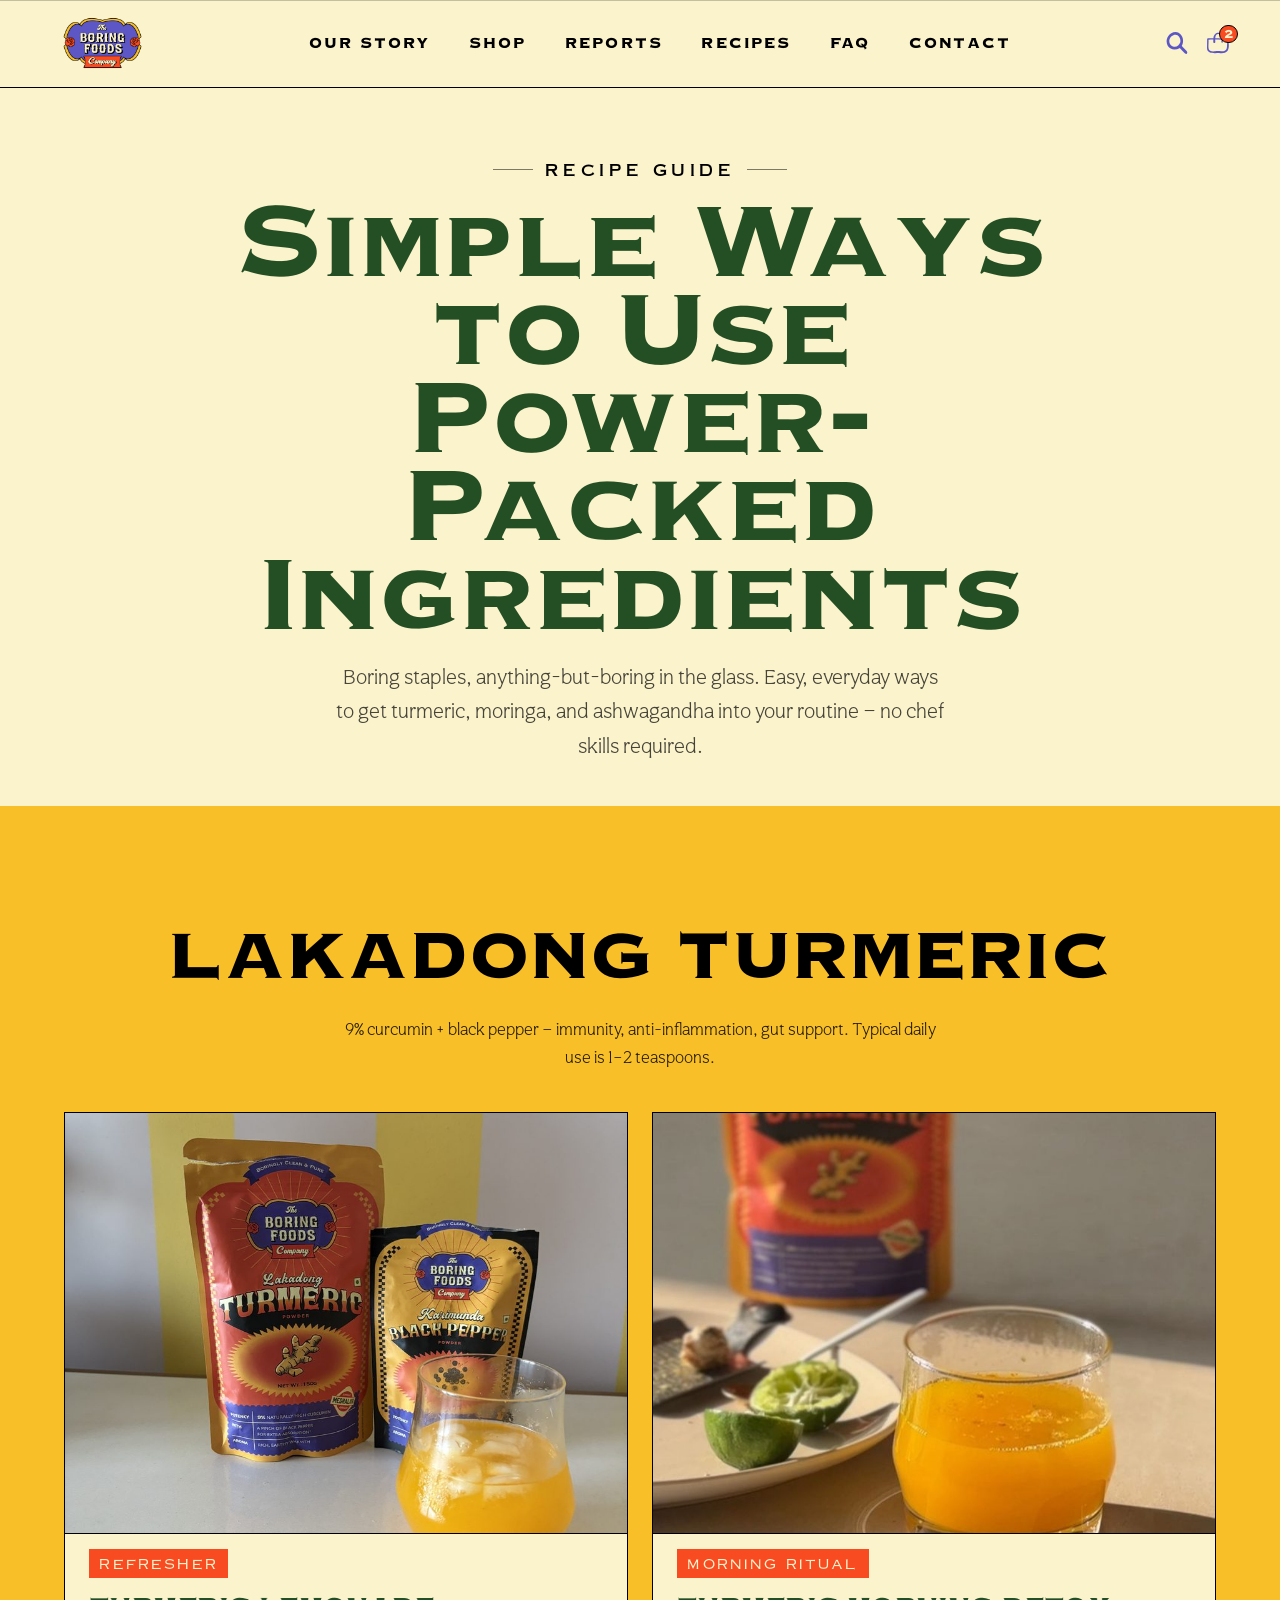
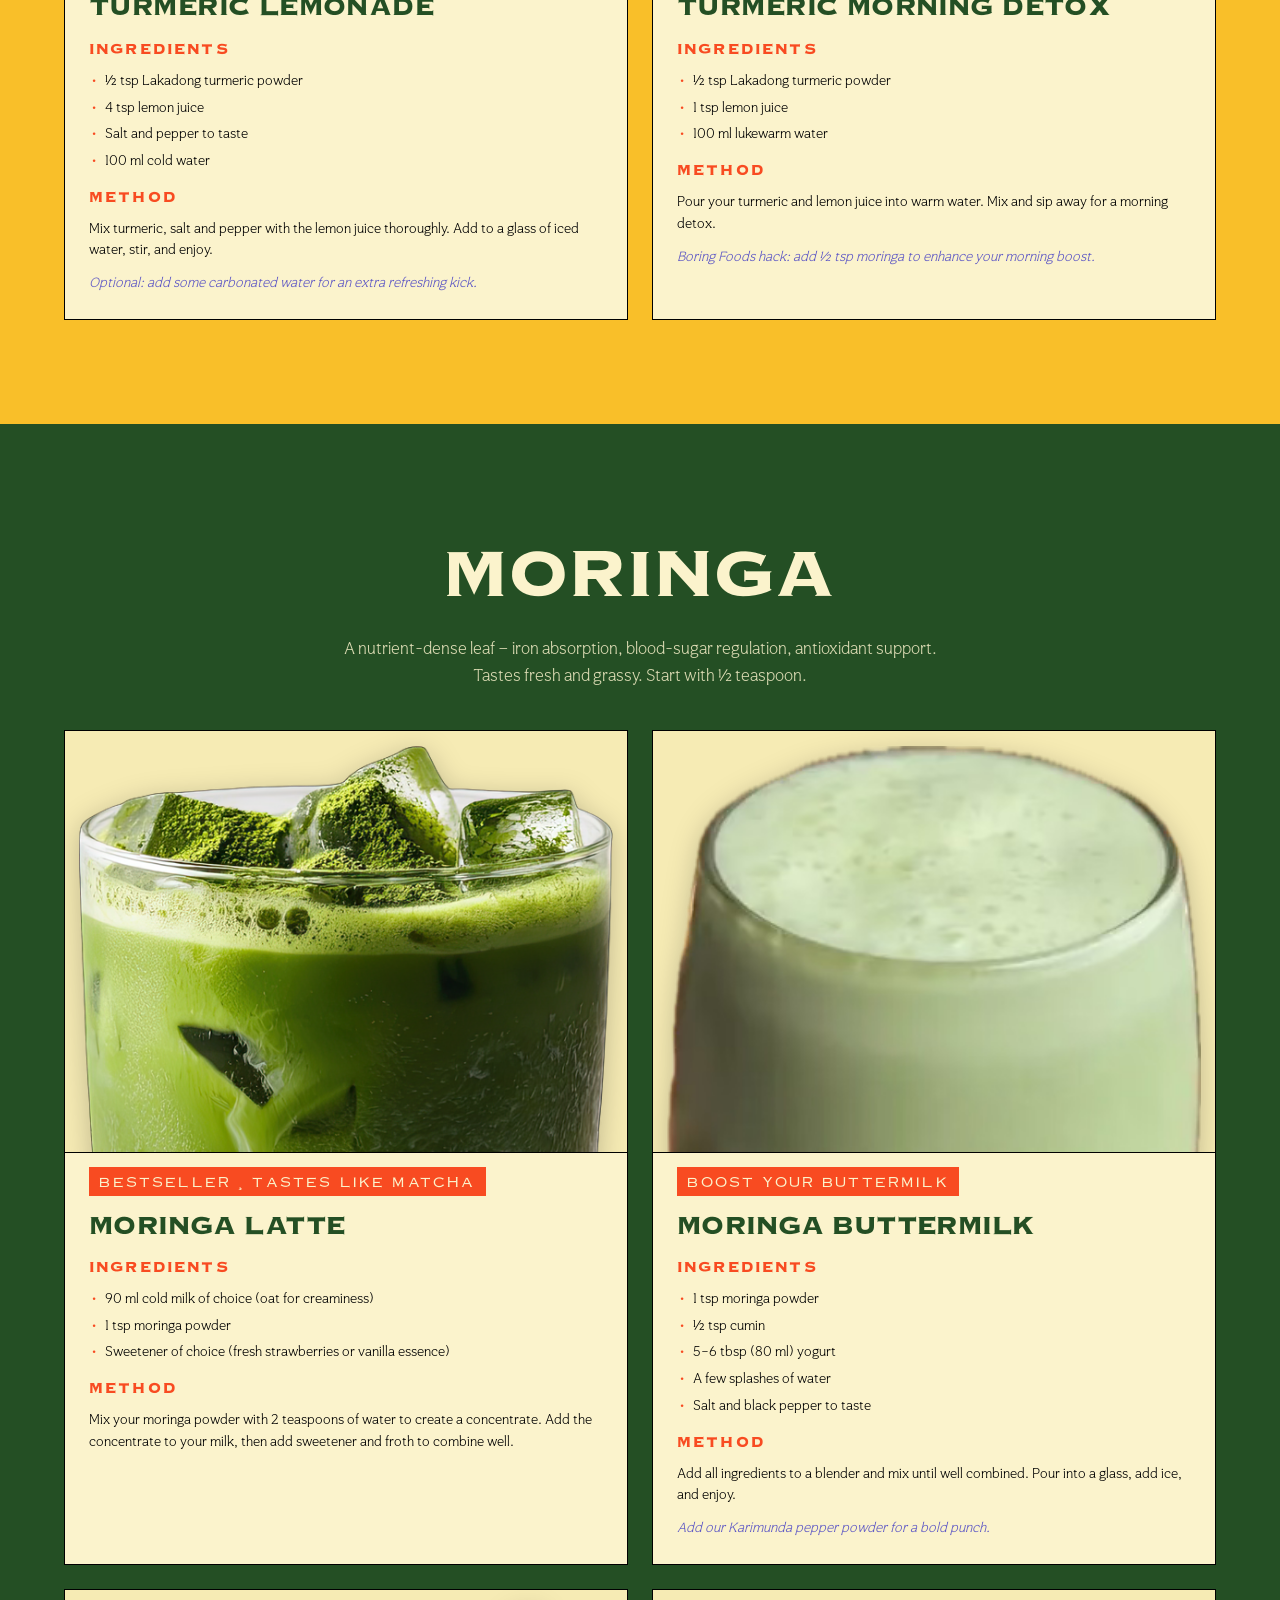
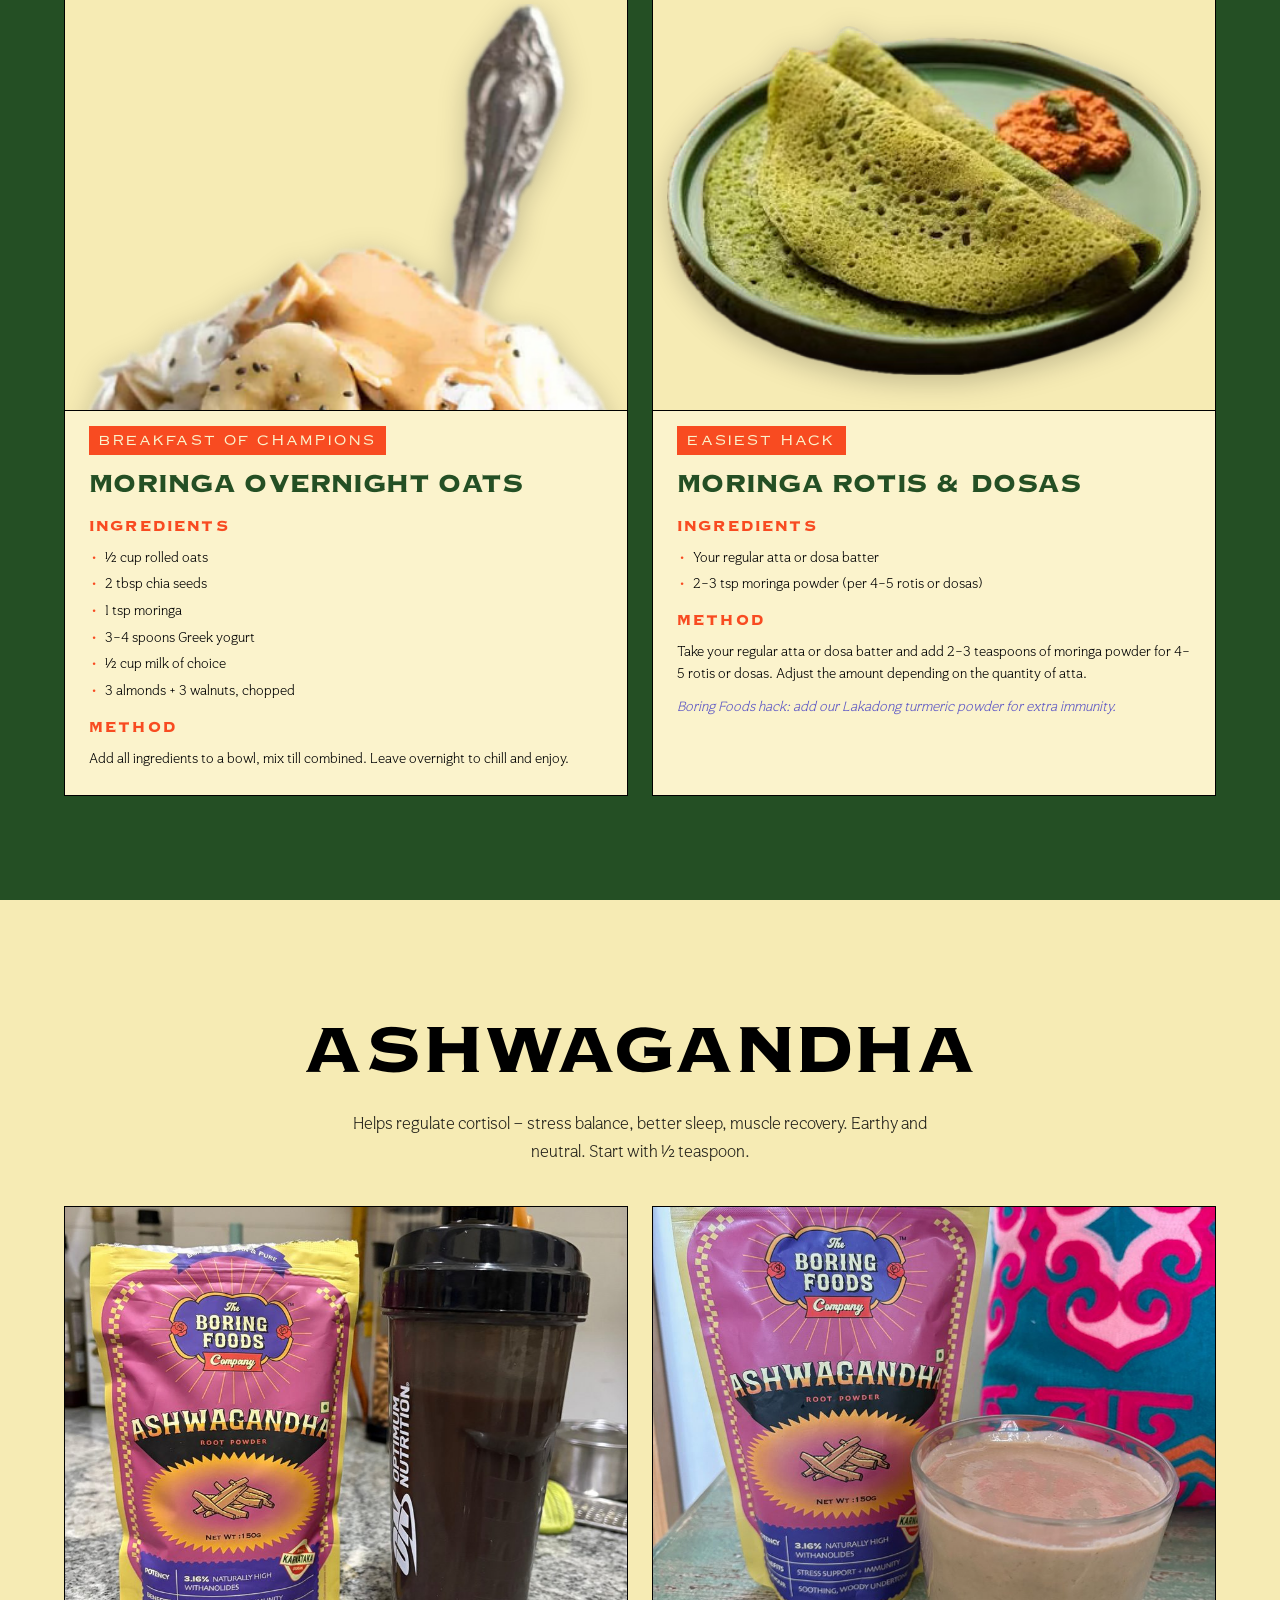
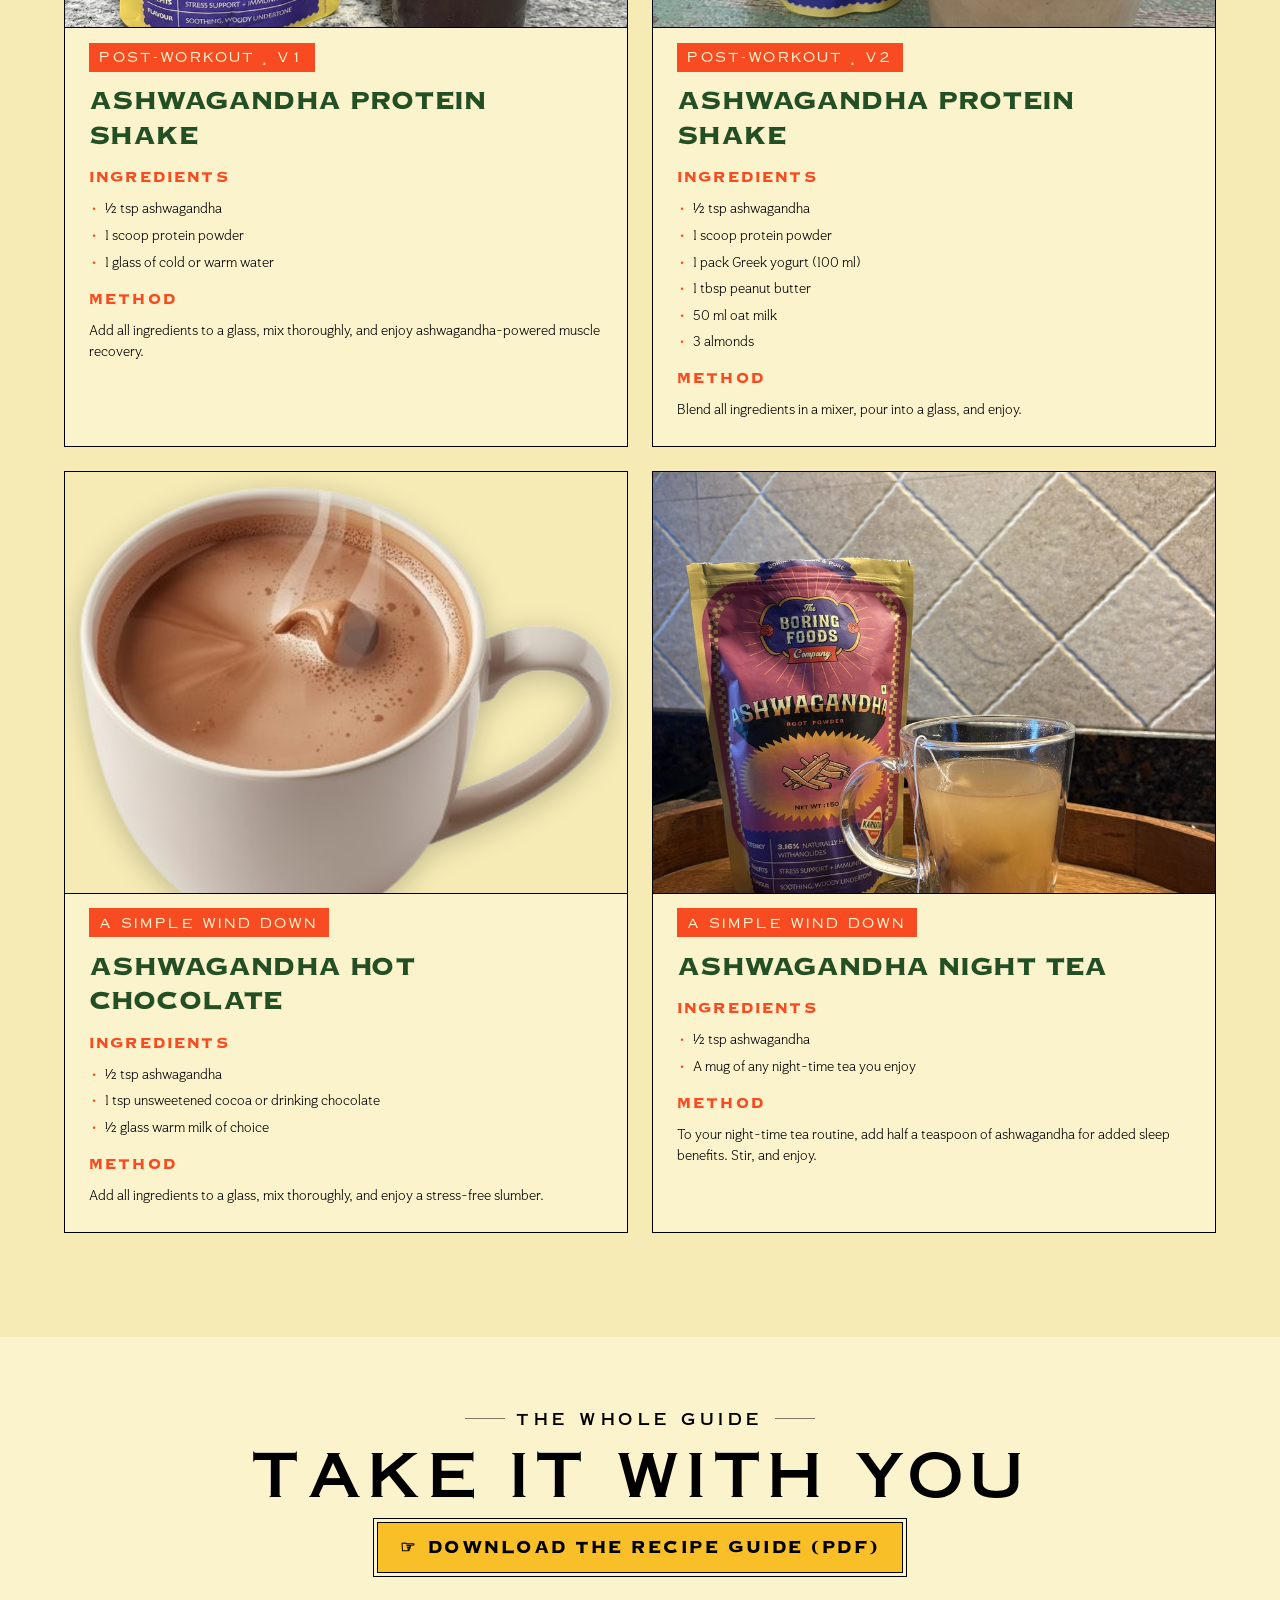
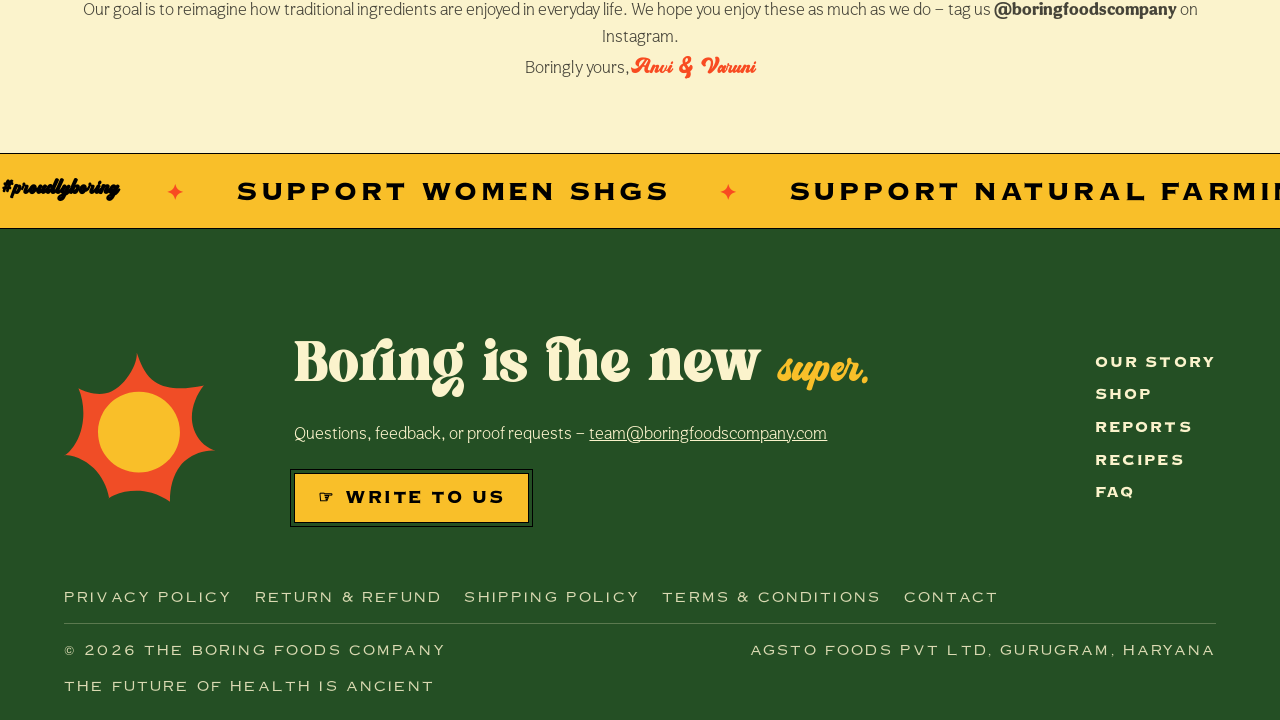
<file: site/recipes.html>
<!DOCTYPE html>
<html lang="en">
<head>
  <meta charset="UTF-8" />
  <meta name="viewport" content="width=device-width, initial-scale=1.0" />
  <title>Recipe Guide — The Boring Foods Company</title>
  <meta name="description" content="Simple ways to use power-packed ingredients. Turmeric lemonade, moringa lattes, ashwagandha night tea and more — easy recipes from The Boring Foods Company. #proudlyboring" />
  <link rel="icon" type="image/png" href="assets/img/Rose.png" />
  <link rel="stylesheet" href="css/tokens.css" />
  <link rel="stylesheet" href="css/main.css" />
  <link rel="stylesheet" href="css/pages.css" />
</head>
<body class="interior">

  <!-- ===================== Navigation ===================== -->
  <header class="nav" id="nav">
    <a class="nav__logo" href="index.html" aria-label="The Boring Foods Company — home">
      <img src="assets/img/logo-web4.png" alt="The Boring Foods Company" />
    </a>
    <nav aria-label="Primary">
      <ul class="nav__links">
        <li><a href="about.html">Our Story</a></li>
        <li><a href="index.html#shop">Shop</a></li>
        <li><a href="reports.html">Reports</a></li>
        <li><a href="recipes.html">Recipes</a></li>
        <li><a href="faq.html">FAQ</a></li>
        <li><a href="contact.html">Contact</a></li>
      </ul>
    </nav>
    <div class="nav__cta">
      <a class="nav__icon-link" href="https://boringfoodscompany.com/search" aria-label="Search"><img class="nav__icon" src="assets/img/Search1.svg" alt="" /></a>
      <a class="nav__icon-link" href="https://boringfoodscompany.com/cart" aria-label="Cart"><img class="nav__icon" src="assets/img/Cart1.svg" alt="" /></a>
      <button class="nav__burger" id="burger" aria-label="Open menu" aria-expanded="false">
        <span></span><span></span><span></span>
      </button>
    </div>
  </header>

  <!-- Full-screen overlay menu -->
  <div class="menu-overlay" id="menu" aria-hidden="true">
    <a href="about.html">Our Story</a>
    <a href="index.html#shop">Shop</a>
    <a href="reports.html">Reports</a>
    <a href="recipes.html">Recipes</a>
    <a href="faq.html">FAQ</a>
    <a href="contact.html">Contact</a>
    <span class="script">#proudlyboring</span>
  </div>

  <main>
    <header class="page-hero reveal">
      <span class="kicker">Recipe Guide</span>
      <h1>Simple Ways to Use Power-Packed Ingredients</h1>
      <p>Boring staples, anything-but-boring in the glass. Easy, everyday ways to get turmeric, moringa, and ashwagandha into your routine — no chef skills required.</p>
    </header>

    <!-- TURMERIC -->
    <section class="recipe-group recipe-group--turmeric">
      <div class="recipe-group__head reveal">
        <h2>Lakadong Turmeric</h2>
        <p>9% curcumin + black pepper — immunity, anti-inflammation, gut support. Typical daily use is 1–2 teaspoons.</p>
      </div>
      <div class="recipe-grid stagger">
        <article class="recipe-card">
          <figure class="recipe-card__media"><img src="assets/img/recipes/turmeric-lemonade.jpg" alt="A glass of golden turmeric lemonade beside Boring Foods turmeric and black pepper pouches" loading="lazy" /></figure>
          <span class="recipe-card__badge">Refresher</span>
          <h3>Turmeric Lemonade</h3>
          <h4>Ingredients</h4>
          <ul>
            <li>½ tsp Lakadong turmeric powder</li>
            <li>4 tsp lemon juice</li>
            <li>Salt and pepper to taste</li>
            <li>100 ml cold water</li>
          </ul>
          <h4>Method</h4>
          <p>Mix turmeric, salt and pepper with the lemon juice thoroughly. Add to a glass of iced water, stir, and enjoy.</p>
          <p class="recipe-hack">Optional: add some carbonated water for an extra refreshing kick.</p>
        </article>
        <article class="recipe-card">
          <figure class="recipe-card__media"><img src="assets/img/recipes/turmeric-detox.jpg" alt="A glass of warm turmeric detox with a Boring Foods turmeric pouch and fresh lemon" loading="lazy" /></figure>
          <span class="recipe-card__badge">Morning Ritual</span>
          <h3>Turmeric Morning Detox</h3>
          <h4>Ingredients</h4>
          <ul>
            <li>½ tsp Lakadong turmeric powder</li>
            <li>1 tsp lemon juice</li>
            <li>100 ml lukewarm water</li>
          </ul>
          <h4>Method</h4>
          <p>Pour your turmeric and lemon juice into warm water. Mix and sip away for a morning detox.</p>
          <p class="recipe-hack">Boring Foods hack: add ½ tsp moringa to enhance your morning boost.</p>
        </article>
      </div>
    </section>

    <!-- MORINGA -->
    <section class="recipe-group recipe-group--moringa">
      <div class="recipe-group__head reveal">
        <h2>Moringa</h2>
        <p>A nutrient-dense leaf — iron absorption, blood-sugar regulation, antioxidant support. Tastes fresh and grassy. Start with ½ teaspoon.</p>
      </div>
      <div class="recipe-grid stagger">
        <article class="recipe-card">
          <figure class="recipe-card__media recipe-card__media--cutout"><img src="assets/img/recipes/moringa-latte.png" alt="An iced moringa latte in a glass, layered green over creamy milk" loading="lazy" /></figure>
          <span class="recipe-card__badge">Bestseller · Tastes Like Matcha</span>
          <h3>Moringa Latte</h3>
          <h4>Ingredients</h4>
          <ul>
            <li>90 ml cold milk of choice (oat for creaminess)</li>
            <li>1 tsp moringa powder</li>
            <li>Sweetener of choice (fresh strawberries or vanilla essence)</li>
          </ul>
          <h4>Method</h4>
          <p>Mix your moringa powder with 2 teaspoons of water to create a concentrate. Add the concentrate to your milk, then add sweetener and froth to combine well.</p>
        </article>
        <article class="recipe-card">
          <figure class="recipe-card__media recipe-card__media--cutout"><img src="assets/img/recipes/moringa-buttermilk.png" alt="A hand holding a glass of creamy moringa buttermilk" loading="lazy" /></figure>
          <span class="recipe-card__badge">Boost Your Buttermilk</span>
          <h3>Moringa Buttermilk</h3>
          <h4>Ingredients</h4>
          <ul>
            <li>1 tsp moringa powder</li>
            <li>½ tsp cumin</li>
            <li>5–6 tbsp (80 ml) yogurt</li>
            <li>A few splashes of water</li>
            <li>Salt and black pepper to taste</li>
          </ul>
          <h4>Method</h4>
          <p>Add all ingredients to a blender and mix until well combined. Pour into a glass, add ice, and enjoy.</p>
          <p class="recipe-hack">Add our Karimunda pepper powder for a bold punch.</p>
        </article>
        <article class="recipe-card">
          <figure class="recipe-card__media recipe-card__media--cutout"><img src="assets/img/recipes/moringa-oats.png" alt="A jar of moringa overnight oats topped with banana, nuts and peanut butter" loading="lazy" /></figure>
          <span class="recipe-card__badge">Breakfast of Champions</span>
          <h3>Moringa Overnight Oats</h3>
          <h4>Ingredients</h4>
          <ul>
            <li>½ cup rolled oats</li>
            <li>2 tbsp chia seeds</li>
            <li>1 tsp moringa</li>
            <li>3–4 spoons Greek yogurt</li>
            <li>½ cup milk of choice</li>
            <li>3 almonds + 3 walnuts, chopped</li>
          </ul>
          <h4>Method</h4>
          <p>Add all ingredients to a bowl, mix till combined. Leave overnight to chill and enjoy.</p>
        </article>
        <article class="recipe-card">
          <figure class="recipe-card__media recipe-card__media--cutout"><img src="assets/img/recipes/moringa-dosa.png" alt="A folded green moringa dosa served with red chutney" loading="lazy" /></figure>
          <span class="recipe-card__badge">Easiest Hack</span>
          <h3>Moringa Rotis &amp; Dosas</h3>
          <h4>Ingredients</h4>
          <ul>
            <li>Your regular atta or dosa batter</li>
            <li>2–3 tsp moringa powder (per 4–5 rotis or dosas)</li>
          </ul>
          <h4>Method</h4>
          <p>Take your regular atta or dosa batter and add 2–3 teaspoons of moringa powder for 4–5 rotis or dosas. Adjust the amount depending on the quantity of atta.</p>
          <p class="recipe-hack">Boring Foods hack: add our Lakadong turmeric powder for extra immunity.</p>
        </article>
      </div>
    </section>

    <!-- ASHWAGANDHA -->
    <section class="recipe-group recipe-group--ashwagandha">
      <div class="recipe-group__head reveal">
        <h2>Ashwagandha</h2>
        <p>Helps regulate cortisol — stress balance, better sleep, muscle recovery. Earthy and neutral. Start with ½ teaspoon.</p>
      </div>
      <div class="recipe-grid stagger">
        <article class="recipe-card">
          <figure class="recipe-card__media"><img src="assets/img/recipes/ashwagandha-shake-1.jpg" alt="A Boring Foods ashwagandha pouch beside a protein shaker bottle" loading="lazy" /></figure>
          <span class="recipe-card__badge">Post-Workout · V1</span>
          <h3>Ashwagandha Protein Shake</h3>
          <h4>Ingredients</h4>
          <ul>
            <li>½ tsp ashwagandha</li>
            <li>1 scoop protein powder</li>
            <li>1 glass of cold or warm water</li>
          </ul>
          <h4>Method</h4>
          <p>Add all ingredients to a glass, mix thoroughly, and enjoy ashwagandha-powered muscle recovery.</p>
        </article>
        <article class="recipe-card">
          <figure class="recipe-card__media"><img src="assets/img/recipes/ashwagandha-shake-2.jpg" alt="A blended ashwagandha protein shake in a glass beside a Boring Foods pouch" loading="lazy" /></figure>
          <span class="recipe-card__badge">Post-Workout · V2</span>
          <h3>Ashwagandha Protein Shake</h3>
          <h4>Ingredients</h4>
          <ul>
            <li>½ tsp ashwagandha</li>
            <li>1 scoop protein powder</li>
            <li>1 pack Greek yogurt (100 ml)</li>
            <li>1 tbsp peanut butter</li>
            <li>50 ml oat milk</li>
            <li>3 almonds</li>
          </ul>
          <h4>Method</h4>
          <p>Blend all ingredients in a mixer, pour into a glass, and enjoy.</p>
        </article>
        <article class="recipe-card">
          <figure class="recipe-card__media recipe-card__media--cutout"><img src="assets/img/recipes/ashwagandha-hot-chocolate.png" alt="A mug of creamy ashwagandha hot chocolate" loading="lazy" /></figure>
          <span class="recipe-card__badge">A Simple Wind Down</span>
          <h3>Ashwagandha Hot Chocolate</h3>
          <h4>Ingredients</h4>
          <ul>
            <li>½ tsp ashwagandha</li>
            <li>1 tsp unsweetened cocoa or drinking chocolate</li>
            <li>½ glass warm milk of choice</li>
          </ul>
          <h4>Method</h4>
          <p>Add all ingredients to a glass, mix thoroughly, and enjoy a stress-free slumber.</p>
        </article>
        <article class="recipe-card">
          <figure class="recipe-card__media"><img src="assets/img/recipes/ashwagandha-night-tea.jpg" alt="A glass of ashwagandha night tea on a wooden tray beside a Boring Foods pouch" loading="lazy" /></figure>
          <span class="recipe-card__badge">A Simple Wind Down</span>
          <h3>Ashwagandha Night Tea</h3>
          <h4>Ingredients</h4>
          <ul>
            <li>½ tsp ashwagandha</li>
            <li>A mug of any night-time tea you enjoy</li>
          </ul>
          <h4>Method</h4>
          <p>To your night-time tea routine, add half a teaspoon of ashwagandha for added sleep benefits. Stir, and enjoy.</p>
        </article>
      </div>
    </section>

    <!-- DOWNLOAD + SIGN-OFF -->
    <section class="recipe-download reveal">
      <span class="kicker">The Whole Guide</span>
      <h2 class="chapter__title" style="margin-top:0.6rem">Take It With You</h2>
      <p style="margin-top:1.2rem">
        <a class="btn" href="https://cdn.shopify.com/s/files/1/0722/5042/5513/files/BFC_Recipe_Guide.pdf?v=1775106994" target="_blank" rel="noopener"><span class="hand">☞</span> Download the Recipe Guide (PDF)</a>
      </p>
      <p class="recipe-signoff">
        Our goal is to reimagine how traditional ingredients are enjoyed in everyday life.
        We hope you enjoy these as much as we do — tag us <strong>@boringfoodscompany</strong> on Instagram.<br />
        Boringly yours, <span class="script">Anvi &amp; Varuni</span>
      </p>
    </section>
  </main>

  <!-- ===================== Marquee ===================== -->
  <div class="marquee" aria-hidden="true">
    <div class="marquee__track">
      <span class="marquee__item"><span class="script">#proudlyboring</span></span>
      <span class="marquee__item">Support Women SHGs</span>
      <span class="marquee__item">Support Natural Farming</span>
      <span class="marquee__item">Support NE India Farmers</span>
      <span class="marquee__item"><span class="script">#proudlyboring</span></span>
      <span class="marquee__item">Support Women SHGs</span>
      <span class="marquee__item">Support Natural Farming</span>
      <span class="marquee__item">Support NE India Farmers</span>
    </div>
  </div>

  <!-- ===================== Footer ===================== -->
  <footer class="footer" id="contact">
    <div class="footer__inner">
      <div class="footer__top">
        <img class="footer__stamp" src="assets/img/Sun1.svg" alt="" />
        <div class="footer__cta reveal">
          <h2>Boring is the new <span class="script">super.</span></h2>
          <p>
            Questions, feedback, or proof requests —
            <a href="mailto:team@boringfoodscompany.com">team@boringfoodscompany.com</a>
          </p>
          <p style="margin-top: 1.5rem">
            <a class="btn" href="contact.html"><span class="hand">☞</span> Write to Us</a>
          </p>
        </div>
        <nav class="footer__nav" aria-label="Footer">
          <a href="about.html">Our Story</a>
          <a href="index.html#shop">Shop</a>
          <a href="reports.html">Reports</a>
          <a href="recipes.html">Recipes</a>
                <a href="faq.html">FAQ</a>
        </nav>
      </div>
      <nav class="footer__policies" aria-label="Policies">
        <a href="https://boringfoodscompany.com/policies/privacy-policy" target="_blank" rel="noopener">Privacy Policy</a>
        <a href="https://boringfoodscompany.com/policies/refund-policy" target="_blank" rel="noopener">Return &amp; Refund</a>
        <a href="https://boringfoodscompany.com/policies/shipping-policy" target="_blank" rel="noopener">Shipping Policy</a>
        <a href="https://boringfoodscompany.com/policies/terms-of-service" target="_blank" rel="noopener">Terms &amp; Conditions</a>
        <a href="contact.html">Contact</a>
      </nav>
      <div class="footer__bottom">
        <span>© 2026 The Boring Foods Company</span>
        <span>Agsto Foods Pvt Ltd, Gurugram, Haryana</span>
        <span>The Future of Health is Ancient</span>
      </div>
    </div>
  </footer>

  <script src="js/main.js"></script>
</body>
</html>
</file>
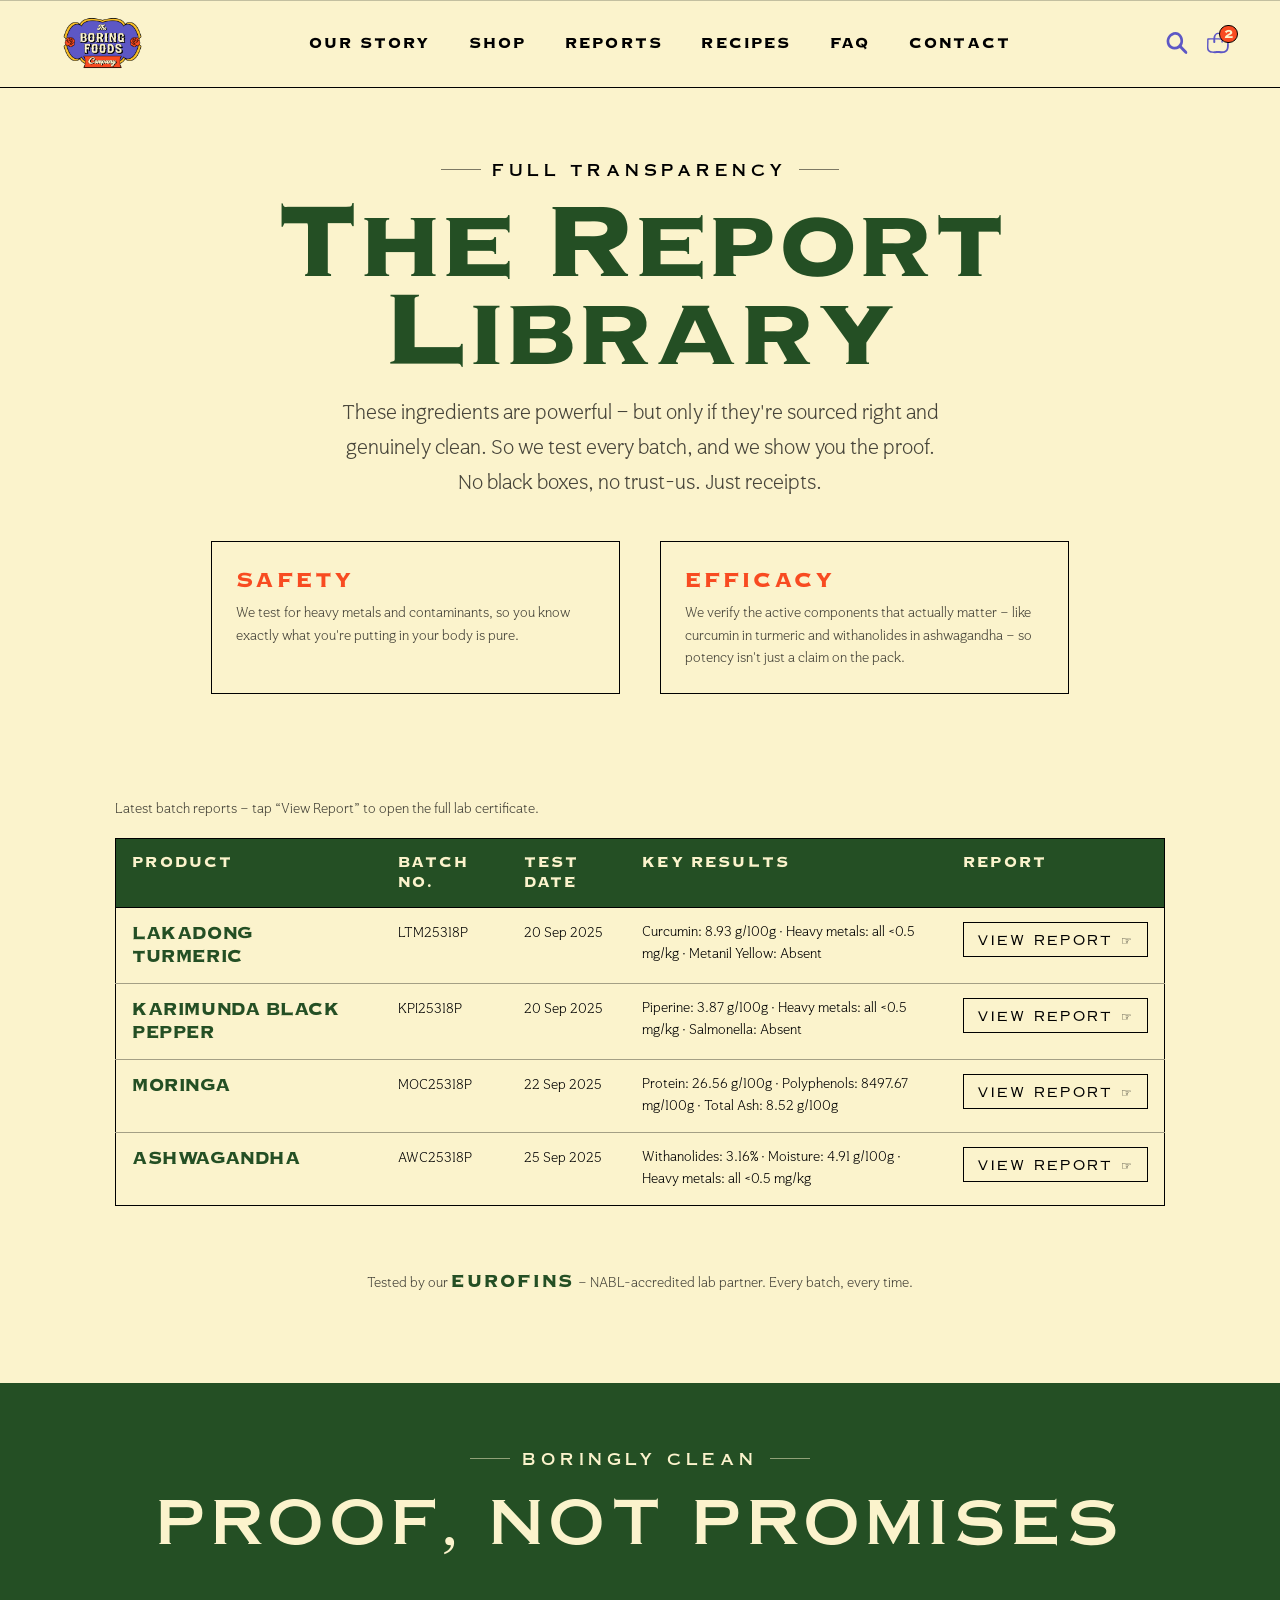
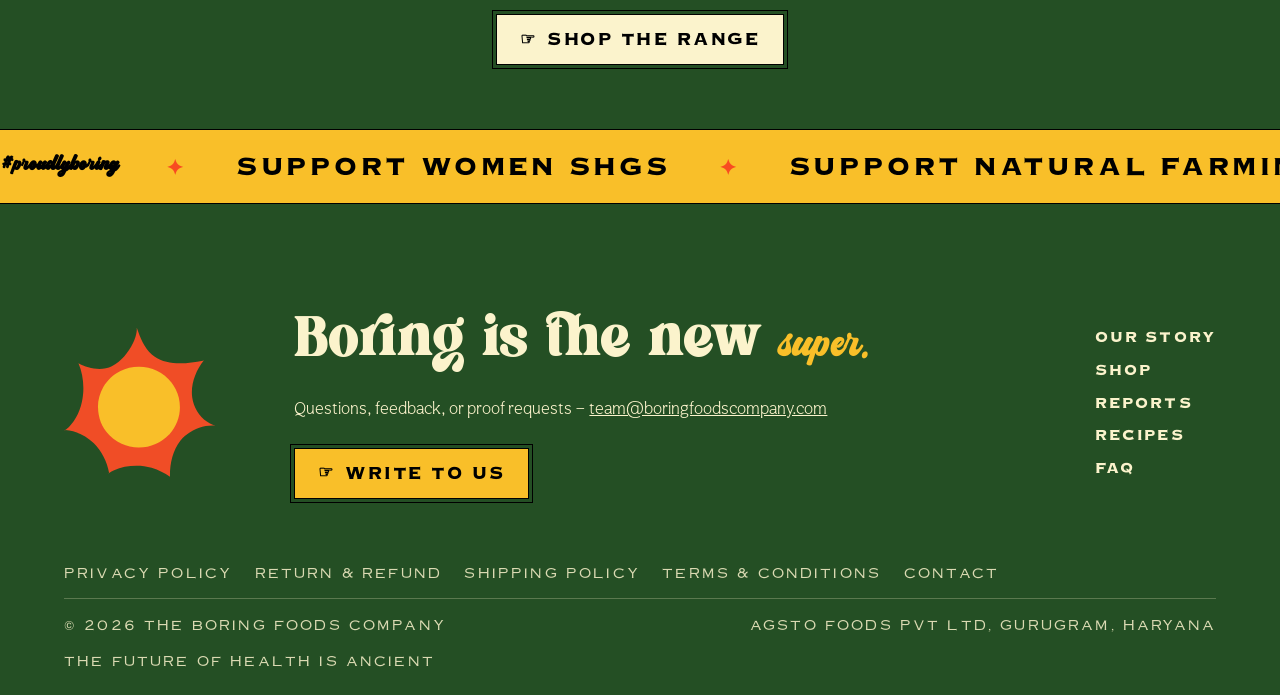
<file: site/reports.html>
<!DOCTYPE html>
<html lang="en">
<head>
  <meta charset="UTF-8" />
  <meta name="viewport" content="width=device-width, initial-scale=1.0" />
  <title>The Report Library — The Boring Foods Company</title>
  <meta name="description" content="Every batch, lab-tested for safety and efficacy. Browse The Boring Foods Company report library — curcumin, withanolides, heavy metals, and more, tested by Eurofins (NABL-accredited). #proudlyboring" />
  <link rel="icon" type="image/png" href="assets/img/Rose.png" />
  <link rel="stylesheet" href="css/tokens.css" />
  <link rel="stylesheet" href="css/main.css" />
  <link rel="stylesheet" href="css/pages.css" />
</head>
<body class="interior">

  <!-- ===================== Navigation ===================== -->
  <header class="nav" id="nav">
    <a class="nav__logo" href="index.html" aria-label="The Boring Foods Company — home">
      <img src="assets/img/logo-web4.png" alt="The Boring Foods Company" />
    </a>
    <nav aria-label="Primary">
      <ul class="nav__links">
        <li><a href="about.html">Our Story</a></li>
        <li><a href="index.html#shop">Shop</a></li>
        <li><a href="reports.html">Reports</a></li>
        <li><a href="recipes.html">Recipes</a></li>
        <li><a href="faq.html">FAQ</a></li>
        <li><a href="contact.html">Contact</a></li>
      </ul>
    </nav>
    <div class="nav__cta">
      <a class="nav__icon-link" href="https://boringfoodscompany.com/search" aria-label="Search"><img class="nav__icon" src="assets/img/Search1.svg" alt="" /></a>
      <a class="nav__icon-link" href="https://boringfoodscompany.com/cart" aria-label="Cart"><img class="nav__icon" src="assets/img/Cart1.svg" alt="" /></a>
      <button class="nav__burger" id="burger" aria-label="Open menu" aria-expanded="false">
        <span></span><span></span><span></span>
      </button>
    </div>
  </header>

  <!-- Full-screen overlay menu -->
  <div class="menu-overlay" id="menu" aria-hidden="true">
    <a href="about.html">Our Story</a>
    <a href="index.html#shop">Shop</a>
    <a href="reports.html">Reports</a>
    <a href="recipes.html">Recipes</a>
    <a href="faq.html">FAQ</a>
    <a href="contact.html">Contact</a>
    <span class="script">#proudlyboring</span>
  </div>

  <main>
    <header class="page-hero reveal">
      <span class="kicker">Full Transparency</span>
      <h1>The Report Library</h1>
      <p>These ingredients are powerful — but only if they're sourced right and genuinely clean. So we test every batch, and we show you the proof. No black boxes, no trust-us. Just receipts.</p>
    </header>

    <section class="chapter chapter--compact" style="padding-top:0">
      <div class="report-pillars reveal">
        <div class="report-pillar">
          <h3>Safety</h3>
          <p>We test for heavy metals and contaminants, so you know exactly what you're putting in your body is pure.</p>
        </div>
        <div class="report-pillar">
          <h3>Efficacy</h3>
          <p>We verify the active components that actually matter — like curcumin in turmeric and withanolides in ashwagandha — so potency isn't just a claim on the pack.</p>
        </div>
      </div>
    </section>

    <section class="chapter chapter--compact" style="padding-top:0">
      <div class="reports-wrap reveal">
        <table class="reports-table">
          <caption>Latest batch reports — tap “View Report” to open the full lab certificate.</caption>
          <thead>
            <tr>
              <th scope="col">Product</th>
              <th scope="col">Batch No.</th>
              <th scope="col">Test Date</th>
              <th scope="col">Key Results</th>
              <th scope="col">Report</th>
            </tr>
          </thead>
          <tbody>
            <tr>
              <td data-label="Product" class="report-product">Lakadong Turmeric</td>
              <td data-label="Batch No.">LTM25318P</td>
              <td data-label="Test Date">20 Sep 2025</td>
              <td data-label="Key Results" class="report-results">Curcumin: 8.93 g/100g · Heavy metals: all &lt;0.5 mg/kg · Metanil Yellow: Absent</td>
              <td data-label="Report"><a class="report-link" href="https://drive.google.com/drive/u/0/folders/1F6XO63Rs0MikD0vNvV2eYpZkTGBt9J6n" target="_blank" rel="noopener">View Report ☞</a></td>
            </tr>
            <tr>
              <td data-label="Product" class="report-product">Karimunda Black Pepper</td>
              <td data-label="Batch No.">KPI25318P</td>
              <td data-label="Test Date">20 Sep 2025</td>
              <td data-label="Key Results" class="report-results">Piperine: 3.87 g/100g · Heavy metals: all &lt;0.5 mg/kg · Salmonella: Absent</td>
              <td data-label="Report"><a class="report-link" href="https://drive.google.com/drive/u/0/folders/1S0Gp5Z3ecFJajd3auYyft_bjFAZTwgz5" target="_blank" rel="noopener">View Report ☞</a></td>
            </tr>
            <tr>
              <td data-label="Product" class="report-product">Moringa</td>
              <td data-label="Batch No.">MOC25318P</td>
              <td data-label="Test Date">22 Sep 2025</td>
              <td data-label="Key Results" class="report-results">Protein: 26.56 g/100g · Polyphenols: 8497.67 mg/100g · Total Ash: 8.52 g/100g</td>
              <td data-label="Report"><a class="report-link" href="https://drive.google.com/drive/u/0/folders/1W-r7_yKWp9WyTUv_DDPofLgKjdRCvmQA" target="_blank" rel="noopener">View Report ☞</a></td>
            </tr>
            <tr>
              <td data-label="Product" class="report-product">Ashwagandha</td>
              <td data-label="Batch No.">AWC25318P</td>
              <td data-label="Test Date">25 Sep 2025</td>
              <td data-label="Key Results" class="report-results">Withanolides: 3.16% · Moisture: 4.91 g/100g · Heavy metals: all &lt;0.5 mg/kg</td>
              <td data-label="Report"><a class="report-link" href="https://drive.google.com/drive/u/0/folders/1RT8U3Fh0ZL-OhXId8jOyfuCC_leOu8Wg" target="_blank" rel="noopener">View Report ☞</a></td>
            </tr>
          </tbody>
        </table>
        <p class="report-lab">Tested by our <strong>Eurofins</strong> — NABL-accredited lab partner. Every batch, every time.</p>
      </div>
    </section>

    <section class="chapter chapter--green chapter--compact">
      <div class="chapter__inner" style="text-align:center">
        <div class="chapter__head reveal">
          <span class="kicker">Boringly Clean</span>
          <h2 class="chapter__title">Proof, Not Promises</h2>
        </div>
        <p style="margin-top:1.5rem"><a class="btn btn--light" href="index.html#shop"><span class="hand">☞</span> Shop the Range</a></p>
      </div>
    </section>
  </main>

  <!-- ===================== Marquee ===================== -->
  <div class="marquee" aria-hidden="true">
    <div class="marquee__track">
      <span class="marquee__item"><span class="script">#proudlyboring</span></span>
      <span class="marquee__item">Support Women SHGs</span>
      <span class="marquee__item">Support Natural Farming</span>
      <span class="marquee__item">Support NE India Farmers</span>
      <span class="marquee__item"><span class="script">#proudlyboring</span></span>
      <span class="marquee__item">Support Women SHGs</span>
      <span class="marquee__item">Support Natural Farming</span>
      <span class="marquee__item">Support NE India Farmers</span>
    </div>
  </div>

  <!-- ===================== Footer ===================== -->
  <footer class="footer" id="contact">
    <div class="footer__inner">
      <div class="footer__top">
        <img class="footer__stamp" src="assets/img/Sun1.svg" alt="" />
        <div class="footer__cta reveal">
          <h2>Boring is the new <span class="script">super.</span></h2>
          <p>
            Questions, feedback, or proof requests —
            <a href="mailto:team@boringfoodscompany.com">team@boringfoodscompany.com</a>
          </p>
          <p style="margin-top: 1.5rem">
            <a class="btn" href="contact.html"><span class="hand">☞</span> Write to Us</a>
          </p>
        </div>
        <nav class="footer__nav" aria-label="Footer">
          <a href="about.html">Our Story</a>
          <a href="index.html#shop">Shop</a>
          <a href="reports.html">Reports</a>
          <a href="recipes.html">Recipes</a>
                <a href="faq.html">FAQ</a>
        </nav>
      </div>
      <nav class="footer__policies" aria-label="Policies">
        <a href="https://boringfoodscompany.com/policies/privacy-policy" target="_blank" rel="noopener">Privacy Policy</a>
        <a href="https://boringfoodscompany.com/policies/refund-policy" target="_blank" rel="noopener">Return &amp; Refund</a>
        <a href="https://boringfoodscompany.com/policies/shipping-policy" target="_blank" rel="noopener">Shipping Policy</a>
        <a href="https://boringfoodscompany.com/policies/terms-of-service" target="_blank" rel="noopener">Terms &amp; Conditions</a>
        <a href="contact.html">Contact</a>
      </nav>
      <div class="footer__bottom">
        <span>© 2026 The Boring Foods Company</span>
        <span>Agsto Foods Pvt Ltd, Gurugram, Haryana</span>
        <span>The Future of Health is Ancient</span>
      </div>
    </div>
  </footer>

  <script src="js/main.js"></script>
</body>
</html>
</file>
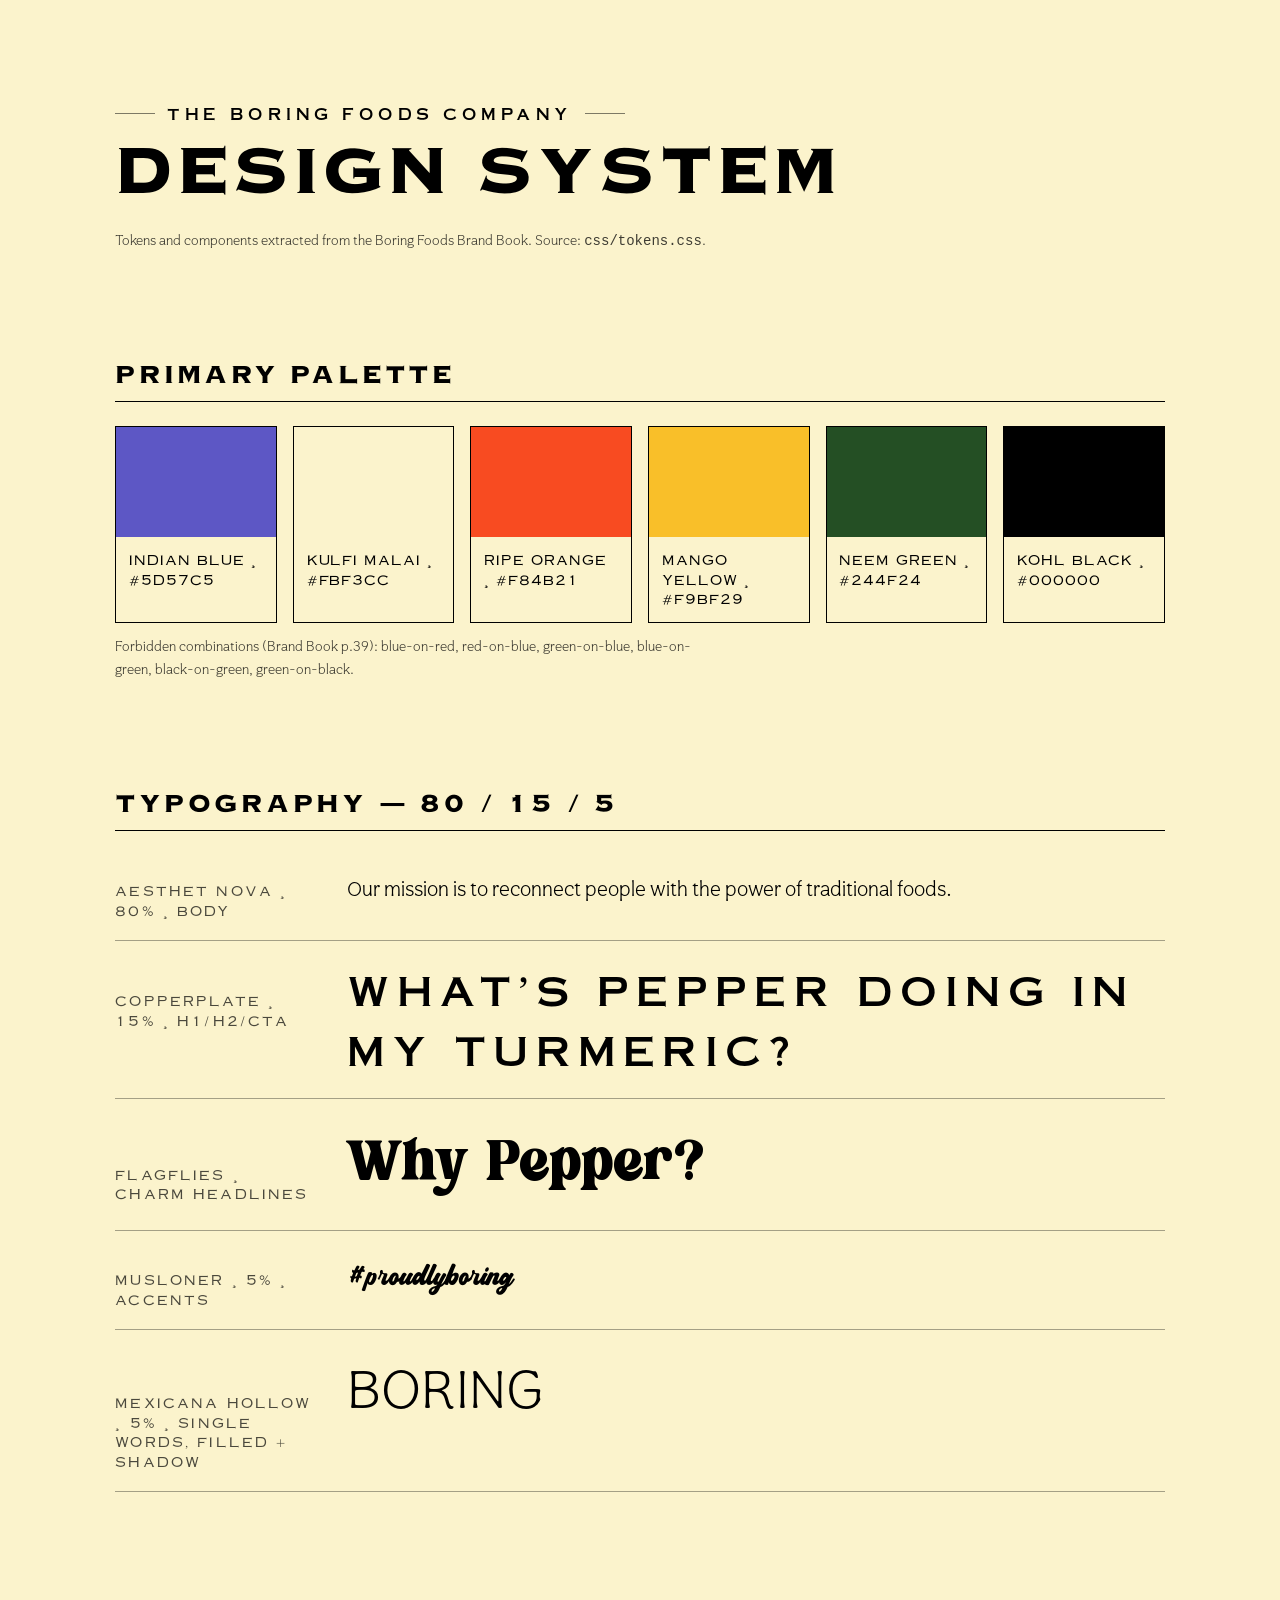
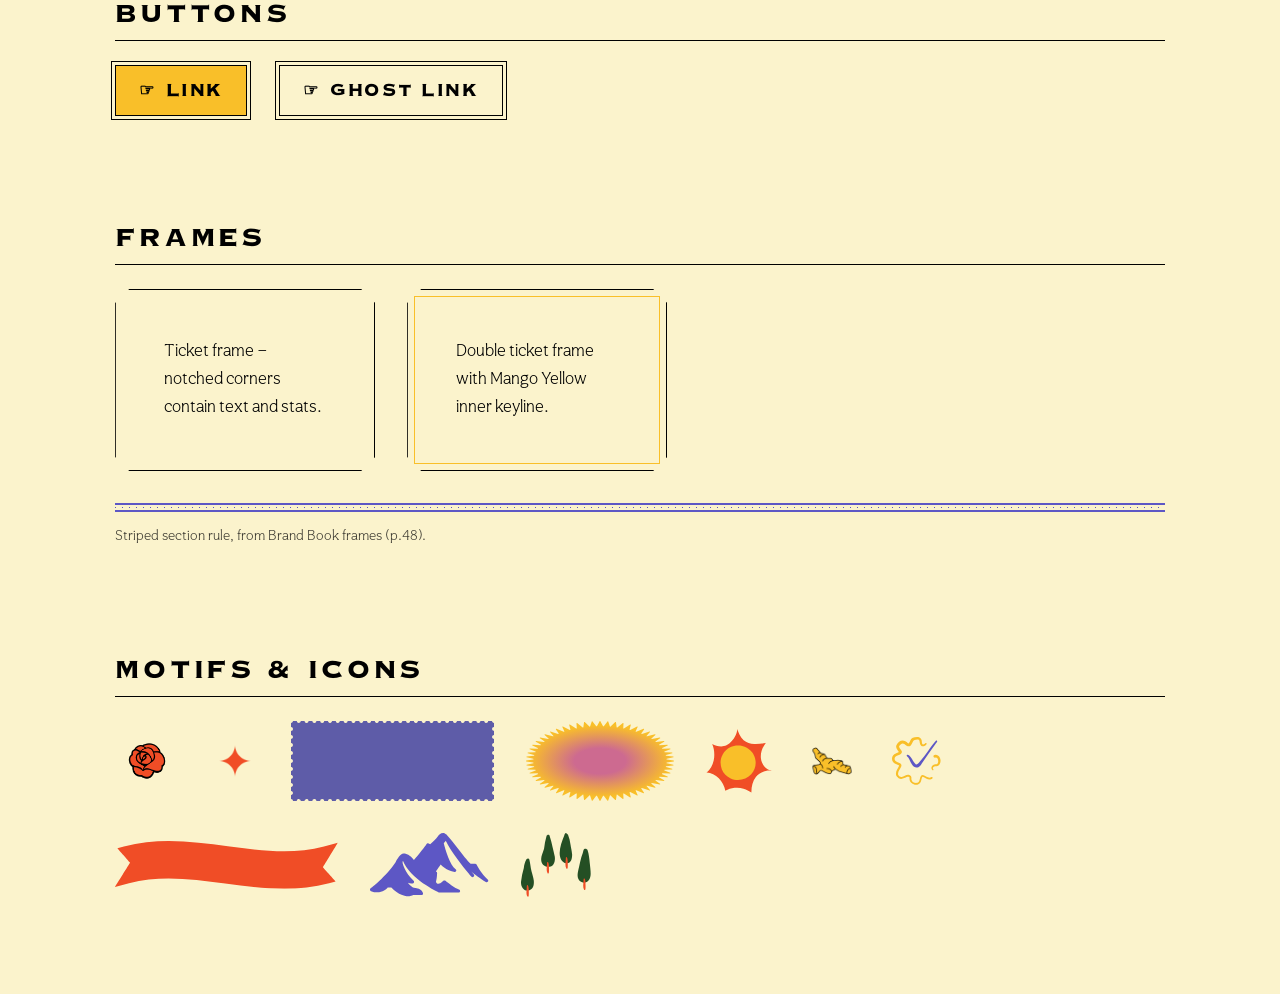
<file: site/styleguide.html>
<!DOCTYPE html>
<html lang="en">
<head>
  <meta charset="UTF-8" />
  <meta name="viewport" content="width=device-width, initial-scale=1.0" />
  <title>BFC Design System — Styleguide</title>
  <link rel="icon" type="image/png" href="assets/img/Rose.png" />
  <link rel="stylesheet" href="css/tokens.css" />
  <link rel="stylesheet" href="css/main.css" />
  <style>
    .sg { max-width: 72rem; margin: 0 auto; padding: 6rem var(--gutter); }
    .sg h1 { font-family: var(--font-display); font-size: var(--text-2xl); letter-spacing: 0.08em; text-transform: uppercase; }
    .sg section { margin-top: var(--space-6); }
    .sg h2 { font-family: var(--font-display); font-size: var(--text-lg); letter-spacing: var(--tracking-caps); text-transform: uppercase; border-bottom: var(--line); padding-bottom: 0.6rem; margin-bottom: var(--space-3); }
    .sg-swatches { display: grid; grid-template-columns: repeat(auto-fit, minmax(160px, 1fr)); gap: 1rem; }
    .sg-swatch { border: var(--line); }
    .sg-swatch__chip { height: 110px; }
    .sg-swatch__meta { padding: 0.8rem; font-family: var(--font-display); font-size: var(--text-xs); letter-spacing: 0.08em; text-transform: uppercase; }
    .sg-type-row { display: grid; grid-template-columns: 200px 1fr; gap: 2rem; align-items: baseline; padding: 1.2rem 0; border-bottom: var(--line-thin); }
    .sg-type-row .label { font-family: var(--font-display); font-size: var(--text-xs); letter-spacing: var(--tracking-caps); text-transform: uppercase; opacity: 0.7; }
    .sg-row { display: flex; gap: 2rem; flex-wrap: wrap; align-items: center; }
    .sg-note { font-size: var(--text-sm); opacity: 0.75; margin-top: 0.8rem; max-width: var(--measure); }
    @media (max-width: 700px) { .sg-type-row { grid-template-columns: 1fr; gap: 0.4rem; } }
  </style>
</head>
<body>
  <main class="sg">
    <p class="kicker">The Boring Foods Company</p>
    <h1>Design System</h1>
    <p class="sg-note">Tokens and components extracted from the Boring Foods Brand Book. Source: <code>css/tokens.css</code>.</p>

    <section>
      <h2>Primary Palette</h2>
      <div class="sg-swatches">
        <div class="sg-swatch"><div class="sg-swatch__chip" style="background:var(--indian-blue)"></div><div class="sg-swatch__meta">Indian Blue · #5D57C5</div></div>
        <div class="sg-swatch"><div class="sg-swatch__chip" style="background:var(--kulfi-malai)"></div><div class="sg-swatch__meta">Kulfi Malai · #FBF3CC</div></div>
        <div class="sg-swatch"><div class="sg-swatch__chip" style="background:var(--ripe-orange)"></div><div class="sg-swatch__meta">Ripe Orange · #F84B21</div></div>
        <div class="sg-swatch"><div class="sg-swatch__chip" style="background:var(--mango-yellow)"></div><div class="sg-swatch__meta">Mango Yellow · #F9BF29</div></div>
        <div class="sg-swatch"><div class="sg-swatch__chip" style="background:var(--neem-green)"></div><div class="sg-swatch__meta">Neem Green · #244F24</div></div>
        <div class="sg-swatch"><div class="sg-swatch__chip" style="background:var(--kohl-black)"></div><div class="sg-swatch__meta" style="color:#000">Kohl Black · #000000</div></div>
      </div>
      <p class="sg-note">Forbidden combinations (Brand Book p.39): blue-on-red, red-on-blue, green-on-blue, blue-on-green, black-on-green, green-on-black.</p>
    </section>

    <section>
      <h2>Typography — 80 / 15 / 5</h2>
      <div class="sg-type-row"><span class="label">Aesthet Nova · 80% · body</span><span style="font-size:var(--text-lg)">Our mission is to reconnect people with the power of traditional foods.</span></div>
      <div class="sg-type-row"><span class="label">Copperplate · 15% · H1/H2/CTA</span><span class="caps" style="font-size:var(--text-xl)">What's Pepper Doing in My Turmeric?</span></div>
      <div class="sg-type-row"><span class="label">Flagflies · charm headlines</span><span style="font-family:var(--font-charm); font-size:var(--text-2xl)">Why Pepper?</span></div>
      <div class="sg-type-row"><span class="label">Musloner · 5% · accents</span><span class="script" style="font-size:var(--text-xl)">#proudlyboring</span></div>
      <div class="sg-type-row"><span class="label">Mexicana Hollow · 5% · single words, filled + shadow</span><span class="hero__word" style="font-size:var(--text-2xl)">BORING</span></div>
    </section>

    <section>
      <h2>Buttons</h2>
      <div class="sg-row">
        <a class="btn" href="#"><span class="hand">☞</span> Link</a>
        <a class="btn btn--ghost" href="#"><span class="hand">☞</span> Ghost Link</a>
      </div>
    </section>

    <section>
      <h2>Frames</h2>
      <div class="sg-row">
        <div class="ticket" style="width:260px">Ticket frame — notched corners contain text and stats.</div>
        <div class="ticket ticket--double" style="width:260px">Double ticket frame with Mango Yellow inner keyline.</div>
      </div>
      <div style="margin-top:2rem" class="rule"></div>
      <p class="sg-note">Striped section rule, from Brand Book frames (p.48).</p>
    </section>

    <section>
      <h2>Motifs &amp; Icons</h2>
      <div class="sg-row">
        <img src="assets/img/Rose.png" alt="Rose" style="height:64px" />
        <img src="assets/img/Spark-1.png" alt="Spark" style="height:48px" />
        <img src="assets/img/Stamp1.svg" alt="Stamp" style="height:80px" />
        <img src="assets/img/Starburst1.svg" alt="Starburst" style="height:80px" />
        <img src="assets/img/Sun1.svg" alt="Sun" style="height:64px" />
        <img src="assets/img/Turmeric-Root.png" alt="Turmeric root" style="height:56px" />
        <img src="assets/img/Check1.svg" alt="Check" style="height:48px" />
        <img src="assets/img/Not-in-the-pack.svg" alt="No" style="height:48px" />
        <img src="assets/img/Mountain1.svg" alt="Mountain" style="height:64px" />
        <img src="assets/img/Trees1.svg" alt="Trees" style="height:64px" />
      </div>
    </section>
  </main>
</body>
</html>
</file>
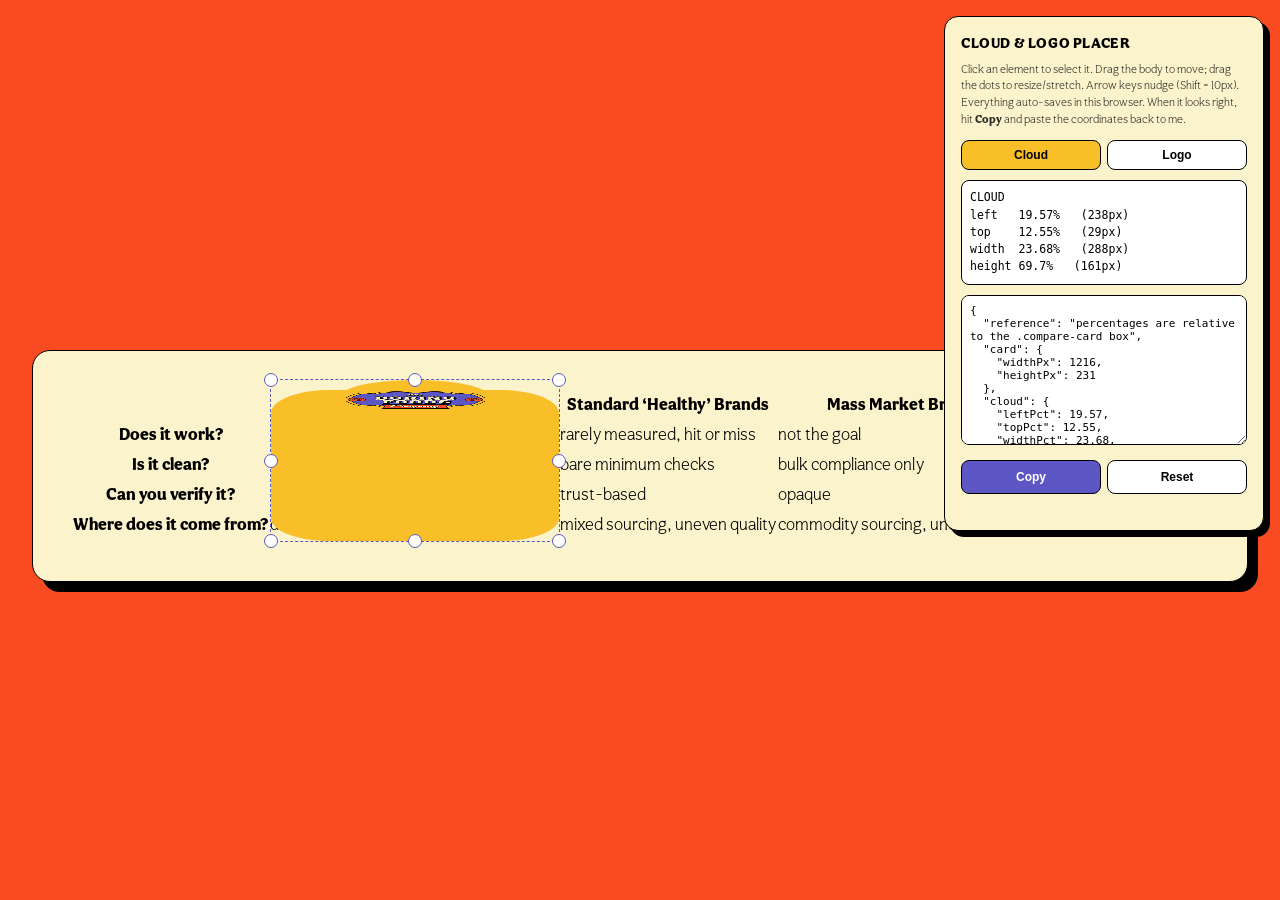
<file: site/tools/cloud-placer.html>
<!DOCTYPE html>
<html lang="en">
<head>
  <meta charset="UTF-8" />
  <meta name="viewport" content="width=device-width, initial-scale=1.0" />
  <title>Cloud + Logo Placer — Boring Foods (internal tool)</title>
  <link rel="stylesheet" href="../css/tokens.css" />
  <link rel="stylesheet" href="../css/main.css" />
  <style>
    /* ---- tool-only overrides ---- */
    body { margin: 0; background: var(--ripe-orange); }
    .stage {
      min-height: 100vh;
      display: flex;
      align-items: center;
      justify-content: center;
      padding: 7rem 1.5rem 5rem;
      box-sizing: border-box;
    }
    /* In the tool we strip the mango fill off the highlighted column so the
       cloud + logo overlays are easy to line up against the cells. */
    .compare__us,
    .compare__us--head {
      background: transparent !important;
    }
    .compare__us--head {
      min-height: 130px;
      padding: 0 !important;
    }
    .compare-card { position: relative; overflow: visible; }

    /* draggable wrappers (cloud + logo) */
    .placeable {
      position: absolute;
      top: 0; left: 0;
      width: 120px; height: 80px;
      cursor: grab;
      touch-action: none;
      user-select: none;
      z-index: 5;
    }
    .placeable.is-cloud { z-index: 4; }
    .placeable.is-logo  { z-index: 6; }
    .placeable .art {
      width: 100%; height: 100%;
      display: block;
      pointer-events: none;
      -webkit-user-drag: none;
    }
    .placeable.selected { outline: 1.5px dashed var(--indian-blue); cursor: move; }
    .placeable .handle {
      position: absolute;
      width: 14px; height: 14px;
      background: #fff;
      border: 1.5px solid var(--indian-blue);
      border-radius: 50%;
      display: none;
      z-index: 10;
    }
    .placeable.selected .handle { display: block; }
    .handle--nw { top: -7px;  left: -7px;  cursor: nwse-resize; }
    .handle--n  { top: -7px;  left: calc(50% - 7px); cursor: ns-resize; }
    .handle--ne { top: -7px;  right: -7px; cursor: nesw-resize; }
    .handle--e  { top: calc(50% - 7px); right: -7px; cursor: ew-resize; }
    .handle--se { bottom: -7px; right: -7px; cursor: nwse-resize; }
    .handle--s  { bottom: -7px; left: calc(50% - 7px); cursor: ns-resize; }
    .handle--sw { bottom: -7px; left: -7px;  cursor: nesw-resize; }
    .handle--w  { top: calc(50% - 7px); left: -7px; cursor: ew-resize; }

    /* control panel */
    .panel {
      position: fixed;
      top: 16px; right: 16px;
      width: 320px;
      max-height: calc(100vh - 32px);
      overflow: auto;
      background: var(--kulfi-malai);
      border: 1.5px solid #000;
      border-radius: 14px;
      box-shadow: 6px 6px 0 #000;
      padding: 16px;
      font-family: var(--font-body, system-ui), sans-serif;
      color: #000;
      z-index: 1000;
      font-size: 13px;
    }
    .panel h1 { font-size: 15px; margin: 0 0 4px; letter-spacing: .04em; text-transform: uppercase; }
    .panel p.hint { margin: 0 0 12px; font-size: 11.5px; line-height: 1.45; opacity: .8; }
    .panel .who {
      display: flex; gap: 6px; margin-bottom: 10px;
    }
    .panel .who button {
      flex: 1; padding: 7px 4px; border: 1.5px solid #000; border-radius: 8px;
      background: #fff; cursor: pointer; font-weight: 600; font-size: 12px;
    }
    .panel .who button.active { background: var(--mango-yellow); }
    .panel .readout {
      background: #fff; border: 1px solid #000; border-radius: 8px;
      padding: 8px; margin-bottom: 10px; font-family: ui-monospace, monospace; font-size: 11.5px;
      white-space: pre; line-height: 1.5;
    }
    .panel textarea {
      width: 100%; height: 150px; box-sizing: border-box;
      font-family: ui-monospace, monospace; font-size: 11px;
      border: 1px solid #000; border-radius: 8px; padding: 8px; resize: vertical;
    }
    .panel .btns { display: flex; gap: 6px; margin-top: 8px; }
    .panel .btns button {
      flex: 1; padding: 9px 4px; border: 1.5px solid #000; border-radius: 8px;
      background: var(--indian-blue); color: #fff; font-weight: 700; cursor: pointer; font-size: 12px;
    }
    .panel .btns button.ghost { background: #fff; color: #000; }
    .panel .ok { color: var(--neem-green); font-weight: 700; font-size: 11.5px; min-height: 14px; margin-top: 6px; }
  </style>
</head>
<body>

  <div class="stage">
    <!-- ===== the real comparison card (matches the live section) ===== -->
    <section class="chapter chapter--different" id="different" style="background:transparent;padding:0;width:100%;max-width:78rem;">
      <div class="compare-card">
        <div class="compare-wrap">
        <table class="compare">
          <thead>
            <tr>
              <td class="compare__corner"></td>
              <th scope="col" class="compare__us compare__us--head"></th>
              <th scope="col">Standard ‘Healthy’ Brands</th>
              <th scope="col">Mass Market Brands</th>
            </tr>
          </thead>
          <tbody>
            <tr>
              <th scope="row">Does it work?</th>
              <td class="compare__us">tested for evidence-based health actives</td>
              <td>rarely measured, hit or miss</td>
              <td>not the goal</td>
            </tr>
            <tr>
              <th scope="row">Is it clean?</th>
              <td class="compare__us">every batch lab-tested</td>
              <td>bare minimum checks</td>
              <td>bulk compliance only</td>
            </tr>
            <tr>
              <th scope="row">Can you verify it?</th>
              <td class="compare__us">reports you can actually see here</td>
              <td>trust-based</td>
              <td>opaque</td>
            </tr>
            <tr>
              <th scope="row">Where does it come from?</th>
              <td class="compare__us">direct-from-farm, standardised quality</td>
              <td>mixed sourcing, uneven quality</td>
              <td>commodity sourcing, uneven quality</td>
            </tr>
          </tbody>
        </table>
        </div>

        <!-- draggable overlays (positioned by JS) -->
        <div class="placeable is-cloud" id="cloud">
          <img class="art" src="../assets/img/silhouette-mango.svg" alt="" />
        </div>
        <div class="placeable is-logo" id="logo">
          <img class="art" src="../assets/img/logo-web4.png" alt="" />
        </div>
      </div>
    </section>
  </div>

  <!-- ===== control panel ===== -->
  <aside class="panel">
    <h1>Cloud &amp; Logo Placer</h1>
    <p class="hint">Click an element to select it. Drag the body to move; drag the dots to resize/stretch. Arrow keys nudge (Shift = 10px). Everything auto-saves in this browser. When it looks right, hit <b>Copy</b> and paste the coordinates back to me.</p>

    <div class="who">
      <button id="pick-cloud" class="active">Cloud</button>
      <button id="pick-logo">Logo</button>
    </div>

    <div class="readout" id="readout">—</div>

    <textarea id="json" readonly></textarea>
    <div class="btns">
      <button id="copy">Copy</button>
      <button id="reset" class="ghost">Reset</button>
    </div>
    <div class="ok" id="status"></div>
  </aside>

  <script>
  (function () {
    const STORAGE = 'bfc-cloud-placer-v2';
    const card = document.querySelector('.compare-card');
    const els = { cloud: document.getElementById('cloud'), logo: document.getElementById('logo') };
    let selected = 'cloud';

    // ---- build resize handles ----
    const DIRS = ['nw','n','ne','e','se','s','sw','w'];
    Object.keys(els).forEach(name => {
      DIRS.forEach(dir => {
        const h = document.createElement('div');
        h.className = 'handle handle--' + dir;
        h.dataset.dir = dir;
        els[name].appendChild(h);
        h.addEventListener('pointerdown', e => startResize(e, name, dir));
      });
      els[name].addEventListener('pointerdown', e => startDrag(e, name));
    });

    function select(name) {
      selected = name;
      els.cloud.classList.toggle('selected', name === 'cloud');
      els.logo.classList.toggle('selected', name === 'logo');
      document.getElementById('pick-cloud').classList.toggle('active', name === 'cloud');
      document.getElementById('pick-logo').classList.toggle('active', name === 'logo');
      sync();
    }

    function startDrag(e, name) {
      if (e.target.classList.contains('handle')) return;
      select(name);
      e.preventDefault();
      const el = els[name];
      const sx = e.clientX, sy = e.clientY, oL = el.offsetLeft, oT = el.offsetTop;
      el.setPointerCapture(e.pointerId);
      const move = ev => { el.style.left = (oL + ev.clientX - sx) + 'px'; el.style.top = (oT + ev.clientY - sy) + 'px'; sync(); };
      const up = () => { el.releasePointerCapture(e.pointerId); el.removeEventListener('pointermove', move); el.removeEventListener('pointerup', up); save(); };
      el.addEventListener('pointermove', move);
      el.addEventListener('pointerup', up);
    }

    function startResize(e, name, dir) {
      e.stopPropagation(); e.preventDefault();
      select(name);
      const el = els[name], h = e.target;
      const sx = e.clientX, sy = e.clientY;
      const oL = el.offsetLeft, oT = el.offsetTop, oW = el.offsetWidth, oH = el.offsetHeight;
      h.setPointerCapture(e.pointerId);
      const move = ev => {
        const dx = ev.clientX - sx, dy = ev.clientY - sy;
        let L = oL, T = oT, W = oW, H = oH;
        if (dir.includes('e')) W = Math.max(16, oW + dx);
        if (dir.includes('s')) H = Math.max(16, oH + dy);
        if (dir.includes('w')) { W = Math.max(16, oW - dx); L = oL + (oW - W); }
        if (dir.includes('n')) { H = Math.max(16, oH - dy); T = oT + (oH - H); }
        el.style.left = L + 'px'; el.style.top = T + 'px'; el.style.width = W + 'px'; el.style.height = H + 'px';
        sync();
      };
      const up = () => { h.releasePointerCapture(e.pointerId); h.removeEventListener('pointermove', move); h.removeEventListener('pointerup', up); save(); };
      h.addEventListener('pointermove', move);
      h.addEventListener('pointerup', up);
    }

    // keyboard nudge
    window.addEventListener('keydown', e => {
      if (!['ArrowUp','ArrowDown','ArrowLeft','ArrowRight'].includes(e.key)) return;
      if (document.activeElement && document.activeElement.tagName === 'TEXTAREA') return;
      e.preventDefault();
      const el = els[selected], step = e.shiftKey ? 10 : 1;
      if (e.key === 'ArrowLeft')  el.style.left = (el.offsetLeft - step) + 'px';
      if (e.key === 'ArrowRight') el.style.left = (el.offsetLeft + step) + 'px';
      if (e.key === 'ArrowUp')    el.style.top  = (el.offsetTop - step) + 'px';
      if (e.key === 'ArrowDown')  el.style.top  = (el.offsetTop + step) + 'px';
      sync(); save();
    });

    // ---- coordinate model (percentages relative to the card) ----
    function pct(el) {
      const cw = card.offsetWidth, ch = card.offsetHeight;
      return {
        leftPct: +(el.offsetLeft / cw * 100).toFixed(2),
        topPct:  +(el.offsetTop  / ch * 100).toFixed(2),
        widthPct:  +(el.offsetWidth  / cw * 100).toFixed(2),
        heightPct: +(el.offsetHeight / ch * 100).toFixed(2),
        leftPx: Math.round(el.offsetLeft), topPx: Math.round(el.offsetTop),
        widthPx: Math.round(el.offsetWidth), heightPx: Math.round(el.offsetHeight)
      };
    }
    function applyPct(name, p) {
      const el = els[name], cw = card.offsetWidth, ch = card.offsetHeight;
      el.style.left = (p.leftPct / 100 * cw) + 'px';
      el.style.top = (p.topPct / 100 * ch) + 'px';
      el.style.width = (p.widthPct / 100 * cw) + 'px';
      el.style.height = (p.heightPct / 100 * ch) + 'px';
    }

    function model() {
      return {
        reference: 'percentages are relative to the .compare-card box',
        card: { widthPx: Math.round(card.offsetWidth), heightPx: Math.round(card.offsetHeight) },
        cloud: pct(els.cloud),
        logo: pct(els.logo)
      };
    }

    function sync() {
      const m = model();
      const s = pct(els[selected]);
      document.getElementById('readout').textContent =
        selected.toUpperCase() + '\n' +
        'left   ' + s.leftPct + '%   (' + s.leftPx + 'px)\n' +
        'top    ' + s.topPct + '%   (' + s.topPx + 'px)\n' +
        'width  ' + s.widthPct + '%   (' + s.widthPx + 'px)\n' +
        'height ' + s.heightPct + '%   (' + s.heightPx + 'px)';
      document.getElementById('json').value = JSON.stringify(m, null, 2);
    }

    function save() { try { localStorage.setItem(STORAGE, document.getElementById('json').value); } catch (e) {} }

    function loadOrDefault() {
      let saved = null;
      try { saved = JSON.parse(localStorage.getItem(STORAGE)); } catch (e) {}
      if (saved && saved.cloud && saved.logo) {
        applyPct('cloud', saved.cloud);
        applyPct('logo', saved.logo);
      } else {
        // sensible starting point: the tall column shape spanning the
        // highlighted "us" column, dome poking above the header, logo on top.
        const head = document.querySelector('.compare__us--head').getBoundingClientRect();
        const usCells = document.querySelectorAll('td.compare__us');
        const lastUs = usCells[usCells.length - 1].getBoundingClientRect();
        const c = card.getBoundingClientRect();
        const L = head.left - c.left, W = head.width;
        const top = (head.top - c.top) - head.height * 0.45;
        const bottom = lastUs.bottom - c.top;
        setPx('cloud', L, top, W, bottom - top);
        setPx('logo',  L + W * 0.18, (head.top - c.top) - head.height * 0.1, W * 0.64, head.height * 0.7);
      }
    }
    function setPx(name, l, t, w, h) {
      const el = els[name];
      el.style.left = l + 'px'; el.style.top = t + 'px'; el.style.width = w + 'px'; el.style.height = h + 'px';
    }

    // reapply on resize so percentages stay honoured
    let raf;
    window.addEventListener('resize', () => {
      cancelAnimationFrame(raf);
      raf = requestAnimationFrame(() => {
        const m = JSON.parse(document.getElementById('json').value);
        applyPct('cloud', m.cloud); applyPct('logo', m.logo); sync();
      });
    });

    // panel buttons
    document.getElementById('pick-cloud').addEventListener('click', () => select('cloud'));
    document.getElementById('pick-logo').addEventListener('click', () => select('logo'));
    document.getElementById('copy').addEventListener('click', async () => {
      const txt = document.getElementById('json').value;
      try { await navigator.clipboard.writeText(txt); flash('Copied! Paste it back to me.'); }
      catch (e) { const ta = document.getElementById('json'); ta.removeAttribute('readonly'); ta.select(); document.execCommand('copy'); ta.setAttribute('readonly',''); flash('Copied! Paste it back to me.'); }
    });
    document.getElementById('reset').addEventListener('click', () => {
      try { localStorage.removeItem(STORAGE); } catch (e) {}
      loadOrDefault(); sync(); flash('Reset to default.');
    });
    function flash(msg) { const s = document.getElementById('status'); s.textContent = msg; setTimeout(() => s.textContent = '', 2500); }

    // boot
    window.addEventListener('load', () => { loadOrDefault(); select('cloud'); });
    loadOrDefault(); select('cloud');
  })();
  </script>
</body>
</html>
</file>
<file: site/css/tokens.css>
/* ==========================================================================
   The Boring Foods Company — Design System Tokens
   Source of truth: Boring Foods Brand Book (2025)
   ========================================================================== */

/* ---- Fonts ------------------------------------------------------------- */
/* Functional 01 — Aesthet Nova: body, long-form (~80% of all type) */
@font-face {
  font-family: 'Aesthet Nova';
  src: url('../assets/fonts/AesthetNova-Light.otf') format('opentype');
  font-weight: 300;
  font-display: swap;
}
@font-face {
  font-family: 'Aesthet Nova';
  src: url('../assets/fonts/AesthetNova-Medium.otf') format('opentype');
  font-weight: 500;
  font-display: swap;
}
@font-face {
  font-family: 'Aesthet Nova';
  src: url('../assets/fonts/AesthetNova-Black.otf') format('opentype');
  font-weight: 900;
  font-display: swap;
}
/* Aliases for production-imported CSS that references the hyphenated family
   names (e.g. the live comparison section, about-import.css). Map them to the
   same Aesthet Nova files so copied-verbatim CSS renders correctly here. */
@font-face {
  font-family: 'Aesthet-Nova-Light';
  src: url('../assets/fonts/AesthetNova-Light.otf') format('opentype');
  font-weight: 300;
  font-display: swap;
}
@font-face {
  font-family: 'Aesthet-Nova';
  src: url('../assets/fonts/AesthetNova-Medium.otf') format('opentype');
  font-weight: 400 700;
  font-display: swap;
}
@font-face {
  font-family: 'Aesthet-Nova-Medium';
  src: url('../assets/fonts/AesthetNova-Medium.otf') format('opentype');
  font-weight: 500;
  font-display: swap;
}
/* Primary 02 — Copperplate: H1/H2, captions, CTAs, numbers (~15%) */
@font-face {
  font-family: 'Copperplate BFC';
  src: url('../assets/fonts/Copperplate-Light.otf') format('opentype');
  font-weight: 300;
  font-display: swap;
}
@font-face {
  font-family: 'Copperplate BFC';
  src: url('../assets/fonts/Copperplate-Regular.otf') format('opentype');
  font-weight: 400;
  font-display: swap;
}
@font-face {
  font-family: 'Copperplate BFC';
  src: url('../assets/fonts/Copperplate-Heavy.otf') format('opentype');
  font-weight: 700;
  font-display: swap;
}
/* Functional 02 — Flagflies: charm headlines, short phrases only */
@font-face {
  font-family: 'Flagflies';
  src: url('../assets/fonts/Flagflies.ttf') format('truetype');
  font-weight: 400;
  font-display: swap;
}
/* Primary 03 — Musloner: cursive accents, hashtags. Use sparingly (5%) */
@font-face {
  font-family: 'Musloner';
  src: url('../assets/fonts/Musloner.otf') format('opentype');
  font-weight: 400;
  font-display: swap;
}
/* Primary 01 — Mexicana Hollow: single display words only, never body.
   Brand rule: never use hollow — always filled + drop shadow. */
@font-face {
  font-family: 'Mexicana Hollow';
  src: url('../assets/fonts/MexicanaHollow.ttf') format('truetype');
  font-weight: 400;
  font-display: swap;
}

:root {
  /* ---- Primary palette (Brand Book p.38) ------------------------------ */
  --indian-blue: #5D57C5;
  --kulfi-malai: #FBF3CC;
  --ripe-orange: #F84B21;
  --mango-yellow: #F9BF29;
  --neem-green: #244F24;
  --kohl-black: #000000;

  /* Derived, used only for atmosphere (never for brand marks) */
  --kulfi-deep: #F6EBB4;
  --ink-soft: rgba(0, 0, 0, 0.72);

  /* ---- Type families ---------------------------------------------------- */
  --font-body: 'Aesthet Nova', Georgia, serif;
  --font-display: 'Copperplate BFC', 'Copperplate', serif;
  --font-charm: 'Flagflies', Georgia, serif;
  --font-script: 'Musloner', cursive;
  --font-poster: 'Mexicana Hollow', 'Copperplate BFC', serif;

  /* ---- Type scale -------------------------------------------------------- */
  --text-xs: 0.75rem;
  --text-sm: 0.875rem;
  --text-base: 1.0625rem;
  --text-lg: 1.3125rem;
  --text-xl: clamp(1.5rem, 1.2rem + 1.4vw, 2.25rem);
  --text-2xl: clamp(2rem, 1.4rem + 2.6vw, 3.5rem);
  --text-3xl: clamp(2.75rem, 1.8rem + 4.5vw, 5.5rem);
  --text-poster: clamp(3.5rem, 2rem + 9vw, 11rem);

  --tracking-caps: 0.18em;
  --tracking-wide: 0.32em;
  --leading-body: 1.65;

  /* ---- Space ------------------------------------------------------------- */
  --space-1: 0.5rem;
  --space-2: 1rem;
  --space-3: 1.5rem;
  --space-4: 2.5rem;
  --space-5: 4rem;
  --space-6: 6.5rem;
  --space-7: 10rem;
  --gutter: clamp(1.25rem, 4vw, 4rem);
  --measure: 38rem;

  /* ---- Borders / frames --------------------------------------------------- */
  --line: 1.5px solid var(--kohl-black);
  --line-thin: 1px solid rgba(0, 0, 0, 0.35);
  --notch: 14px; /* ticket-frame corner notch */

  /* ---- Motion -------------------------------------------------------------- */
  --ease-out: cubic-bezier(0.22, 1, 0.36, 1);
  --dur: 0.9s;
}
</file>
<file: site/css/main.css>
/* ==========================================================================
   The Boring Foods Company — main stylesheet
   ========================================================================== */

*,
*::before,
*::after { box-sizing: border-box; margin: 0; padding: 0; }

html { scroll-behavior: smooth; }

/* Keep the fixed nav from covering anchor-jump targets */
[id] { scroll-margin-top: 6rem; }

body {
  font-family: var(--font-body);
  font-weight: 300;
  font-size: var(--text-base);
  line-height: var(--leading-body);
  color: var(--kohl-black);
  background: var(--kulfi-malai);
  -webkit-font-smoothing: antialiased;
  overflow-x: hidden;
}

img { max-width: 100%; display: block; }
a { color: inherit; }

::selection { background: var(--mango-yellow); color: var(--kohl-black); }

/* ---- Utility type ------------------------------------------------------- */
.caps {
  font-family: var(--font-display);
  font-weight: 400;
  letter-spacing: var(--tracking-caps);
  text-transform: uppercase;
}
.kicker {
  font-family: var(--font-display);
  font-weight: 400;
  font-size: var(--text-sm);
  letter-spacing: var(--tracking-wide);
  text-transform: uppercase;
  display: inline-flex;
  align-items: center;
  gap: 0.85em;
}
.kicker::before,
.kicker::after {
  content: '';
  width: 2.5rem;
  height: 1px;
  background: currentColor;
  opacity: 0.5;
}
.script { font-family: var(--font-script); }

/* ---- Buttons (yellow Link ☞ per brand book) ----------------------------- */
.btn {
  display: inline-flex;
  align-items: center;
  gap: 0.7em;
  font-family: var(--font-display);
  font-weight: 700;
  font-size: var(--text-sm);
  letter-spacing: var(--tracking-caps);
  text-transform: uppercase;
  color: var(--kohl-black);
  background: var(--mango-yellow);
  border: var(--line);
  outline: 1px solid var(--kohl-black);
  outline-offset: 3px;
  padding: 0.9em 1.6em;
  text-decoration: none;
  cursor: pointer;
  transition: transform 0.25s var(--ease-out), box-shadow 0.25s var(--ease-out);
}
.btn .hand { font-size: 1.2em; line-height: 0; transform: translateY(-1px); }
.btn:hover { transform: translate(-2px, -2px); box-shadow: 4px 4px 0 var(--kohl-black); }
.btn:active { transform: translate(0, 0); box-shadow: none; }
.btn--ghost { background: transparent; color: inherit; border-color: currentColor; outline-color: currentColor; }
.btn--ghost:hover { box-shadow: 4px 4px 0 currentColor; }

/* ---- Ticket frame (Brand Book p.48) -------------------------------------- */
.ticket {
  position: relative;
  border: var(--line);
  padding: clamp(1.5rem, 4vw, 3rem);
  --r: var(--notch);
  clip-path: polygon(
    var(--r) 0, calc(100% - var(--r)) 0, 100% var(--r),
    100% calc(100% - var(--r)), calc(100% - var(--r)) 100%,
    var(--r) 100%, 0 calc(100% - var(--r)), 0 var(--r)
  );
}
.ticket--double::after {
  content: '';
  position: absolute;
  inset: 6px;
  border: 1px solid var(--mango-yellow);
  pointer-events: none;
}

/* ---- Decorative section rule (striped, p.48) ------------------------------ */
.rule {
  height: 9px;
  border-top: 2px solid var(--indian-blue);
  border-bottom: 2px solid var(--indian-blue);
  background: repeating-linear-gradient(
    90deg,
    var(--indian-blue) 0 1px,
    transparent 1px 7px
  );
  background-clip: content-box;
  padding: 2px 0;
}

/* ==========================================================================
   Navigation
   ========================================================================== */
.nav {
  position: fixed;
  top: 0; left: 0; right: 0;
  z-index: 120; /* sits ABOVE the overlay so the burger/close + cart stay tappable */
  display: flex;
  align-items: center;
  justify-content: space-between;
  padding: 0.9rem var(--gutter);
  transition: background 0.4s, box-shadow 0.4s, transform 0.4s;
}
.nav { color: var(--kulfi-malai); }
.nav:not(.is-scrolled) .nav__burger span { background: var(--kulfi-malai); }
.nav:not(.is-scrolled) .nav__icon { filter: brightness(0) invert(1) sepia(0.15); }
.nav.is-scrolled {
  background: var(--kulfi-malai);
  color: var(--kohl-black);
  box-shadow: 0 1px 0 var(--kohl-black);
}
.nav__logo img { height: 58px; width: auto; transition: height 0.35s var(--ease-out); }
.nav.is-scrolled .nav__logo img { height: 44px; }

.nav__links {
  display: flex;
  gap: 2.4rem;
  list-style: none;
}
.nav__links a {
  font-family: var(--font-display);
  font-size: var(--text-xs);
  font-weight: 700;
  letter-spacing: var(--tracking-caps);
  text-transform: uppercase;
  text-decoration: none;
  position: relative;
  padding: 0.4em 0;
}
.nav__links a::after {
  content: '';
  position: absolute;
  left: 0; bottom: 0;
  width: 100%; height: 2px;
  background: var(--ripe-orange);
  transform: scaleX(0);
  transform-origin: right;
  transition: transform 0.35s var(--ease-out);
}
.nav__links a:hover::after { transform: scaleX(1); transform-origin: left; }

.nav__cta { display: flex; align-items: center; gap: 1.2rem; }
.nav__icon { width: 22px; height: 22px; }

.nav__burger {
  display: none;
  background: none;
  border: none;
  cursor: pointer;
  width: 44px; height: 44px; /* ≥44px touch target (WCAG 2.5.5) */
  position: relative;
  z-index: 130;
}
.nav__burger span {
  position: absolute;
  left: 50%; width: 26px; height: 2px;
  background: var(--kohl-black);
  transform: translateX(-50%);
  transition: transform 0.35s var(--ease-out), opacity 0.25s, top 0.35s var(--ease-out);
}
.nav__burger span:nth-child(1) { top: 15px; }
.nav__burger span:nth-child(2) { top: 21px; }
.nav__burger span:nth-child(3) { top: 27px; }
body.menu-open .nav__burger span:nth-child(1) { top: 21px; transform: translateX(-50%) rotate(45deg); }
body.menu-open .nav__burger span:nth-child(2) { opacity: 0; }
body.menu-open .nav__burger span:nth-child(3) { top: 21px; transform: translateX(-50%) rotate(-45deg); }

/* Full-screen overlay menu (Imperiale-style) */
.menu-overlay {
  position: fixed;
  inset: 0;
  z-index: 110;
  background: var(--neem-green);
  color: var(--kulfi-malai);
  display: flex;
  flex-direction: column;
  align-items: center;
  justify-content: center;
  gap: 1.2rem;
  clip-path: inset(0 0 100% 0);
  transition: clip-path 0.6s var(--ease-out);
}
body.menu-open .menu-overlay { clip-path: inset(0 0 0 0); }
body.menu-open { overflow: hidden; } /* lock background scroll while menu is open */
.menu-overlay a {
  font-family: var(--font-display);
  font-weight: 700;
  font-size: var(--text-2xl);
  letter-spacing: var(--tracking-caps);
  text-transform: uppercase;
  text-decoration: none;
  opacity: 0;
  transform: translateY(20px);
  transition: opacity 0.5s var(--ease-out), transform 0.5s var(--ease-out), color 0.2s;
}
body.menu-open .menu-overlay a { opacity: 1; transform: none; }
.menu-overlay a:hover { color: var(--mango-yellow); }
.menu-overlay .script { font-size: var(--text-lg); color: var(--mango-yellow); opacity: 0; transition: opacity 0.5s 0.3s; }
body.menu-open .menu-overlay .script { opacity: 1; }

/* ==========================================================================
   Hero — full-bleed turmeric photo, Imperiale-style oversized word
   ========================================================================== */
.hero {
  min-height: 100svh;
  display: flex;
  flex-direction: column;
  align-items: center;
  justify-content: center;
  text-align: center;
  position: relative;
  padding: 7rem var(--gutter) 8rem;
  overflow: hidden;
  color: var(--kulfi-malai);
}
.hero__media { position: absolute; inset: 0; z-index: -1; overflow: hidden; }
.hero__photo {
  width: 100%;
  height: 100%;
  object-fit: cover;
  transform: scale(1.12);
  animation: kenburns 14s var(--ease-out) forwards;
}
@keyframes kenburns { to { transform: scale(1); } }
.hero__scrim {
  position: absolute;
  inset: 0;
  background:
    radial-gradient(ellipse 56% 62% at 50% 52%, rgba(0, 0, 0, 0.52) 0%, rgba(0, 0, 0, 0.28) 55%, rgba(0, 0, 0, 0) 100%),
    linear-gradient(to bottom, rgba(0, 0, 0, 0.45) 0%, rgba(0, 0, 0, 0.12) 35%, rgba(0, 0, 0, 0.08) 60%, rgba(0, 0, 0, 0.4) 100%);
}
@keyframes twinkle {
  0%, 100% { transform: scale(1) rotate(0deg); opacity: 0.9; }
  50% { transform: scale(0.72) rotate(18deg); opacity: 0.45; }
}
.hero__meta {
  position: absolute;
  top: 50%;
  transform: translateY(-50%);
  font-size: var(--text-xs);
  font-weight: 700;
  letter-spacing: var(--tracking-caps);
  line-height: 1.7;
  color: var(--kohl-black);
  background: var(--mango-yellow);
  border: var(--line);
  outline: 1px solid var(--kohl-black);
  outline-offset: 3px;
  padding: 0.8em 1.2em;
}
.hero__meta--left { left: var(--gutter); text-align: left; }
.hero__meta--right { right: var(--gutter); text-align: right; }
.hero__logo {
  width: clamp(200px, 26vw, 340px);
  margin-bottom: var(--space-4);
  filter: drop-shadow(0 10px 30px rgba(0, 0, 0, 0.35));
}
.hero__tag {
  margin-top: var(--space-2);
  font-size: var(--text-xl);
  font-weight: 500;
  line-height: 1.45;
  max-width: 44rem;
  text-shadow: 0 1px 3px rgba(0, 0, 0, 0.55), 0 4px 22px rgba(0, 0, 0, 0.5);
}
.hero__tag .script { color: inherit; font-size: 1.25em; }
.hero__cta { margin-top: var(--space-4); display: flex; gap: 1.4rem; flex-wrap: wrap; justify-content: center; }
.btn--light { background: var(--kulfi-malai); }

.hero__scroll {
  position: absolute;
  bottom: 2rem;
  left: 50%;
  transform: translateX(-50%);
  font-family: var(--font-display);
  font-size: var(--text-xs);
  letter-spacing: var(--tracking-wide);
  text-transform: uppercase;
  display: flex;
  flex-direction: column;
  align-items: center;
  gap: 0.6rem;
  text-decoration: none;
}
.hero__scroll::after {
  content: '';
  width: 1px;
  height: 3rem;
  background: var(--kohl-black);
  animation: drip 2s var(--ease-out) infinite;
}
@keyframes drip {
  0% { transform: scaleY(0); transform-origin: top; }
  45% { transform: scaleY(1); transform-origin: top; }
  55% { transform: scaleY(1); transform-origin: bottom; }
  100% { transform: scaleY(0); transform-origin: bottom; }
}

/* ==========================================================================
   Sections — shared chapter scaffolding
   ========================================================================== */
.chapter { padding: var(--space-7) var(--gutter); position: relative; }
.chapter__inner { max-width: 72rem; margin: 0 auto; }
.chapter--green { background: var(--neem-green); color: var(--kulfi-malai); }
.chapter--orange { background: var(--ripe-orange); color: var(--kulfi-malai); }

.chapter__head {
  display: flex;
  flex-direction: column;
  align-items: center;
  text-align: center;
  gap: var(--space-2);
  margin-bottom: var(--space-5);
}
.chapter__title {
  font-family: var(--font-display);
  font-weight: 400;
  font-size: var(--text-2xl);
  letter-spacing: 0.08em;
  text-transform: uppercase;
  line-height: 1.15;
}
.chapter__title--charm {
  font-family: var(--font-charm);
  text-transform: none;
  letter-spacing: 0.01em;
  font-size: var(--text-3xl);
}

/* ---- Manifesto (compact interlude band) -------------------------------------- */
.chapter--compact { padding: var(--space-5) var(--gutter); }
.manifesto { color: var(--neem-green); }
.manifesto .chapter__head { margin-bottom: var(--space-3); }
.manifesto .chapter__title { font-size: var(--text-xl); }
.manifesto__body {
  max-width: var(--measure);
  margin: 0 auto;
  font-size: var(--text-lg);
  font-weight: 300;
  line-height: 1.6;
  text-align: center;
}
.manifesto__sign {
  margin-top: var(--space-3);
  text-align: center;
  font-size: var(--text-xl);
  color: var(--ripe-orange);
}

/* ---- In the box / Not in the box -------------------------------------------------- */
.box__grid {
  display: grid;
  grid-template-columns: 1fr 1fr;
  gap: clamp(1.5rem, 4vw, 3rem);
  align-items: stretch;
}
.box__col { background: var(--kulfi-malai); color: var(--kohl-black); }
.box__col h3 {
  font-family: var(--font-display);
  font-weight: 700;
  letter-spacing: var(--tracking-caps);
  text-transform: uppercase;
  font-size: var(--text-lg);
  margin-bottom: var(--space-3);
  display: flex;
  align-items: center;
  gap: 0.7em;
}
.box__col--yes h3 { color: var(--neem-green); }
.box__col--no h3 { color: var(--ripe-orange); }
.box__col h3 img { height: 1.6em; }
.box__col ul { list-style: none; display: grid; gap: 0.9rem; }
.box__col li {
  display: flex;
  align-items: baseline;
  gap: 0.8em;
  font-size: var(--text-base);
  font-weight: 500;
}
.box__col li::before {
  content: '✦';
  color: var(--mango-yellow);
  text-shadow: 1px 1px 0 var(--kohl-black);
}
.box__col--no li::before { content: '✕'; color: var(--ripe-orange); text-shadow: none; font-weight: 900; }
.box__col li small { display: block; font-weight: 300; opacity: 0.75; }

/* ---- Provenance --------------------------------------------------------------------- */
.provenance { overflow: hidden; }
.provenance__scene {
  display: flex;
  justify-content: center;
  align-items: flex-end;
  gap: clamp(1rem, 4vw, 3.5rem);
  margin-bottom: var(--space-5);
}
.provenance__scene img { height: clamp(60px, 10vw, 130px); width: auto; }
.provenance__scene img.sun { height: clamp(48px, 7vw, 90px); align-self: flex-start; animation: spin 40s linear infinite; }
.provenance__body {
  max-width: var(--measure);
  margin: 0 auto;
  text-align: center;
  font-size: var(--text-lg);
}
.provenance__badges {
  margin-top: var(--space-4);
  display: flex;
  justify-content: center;
  gap: clamp(1.5rem, 4vw, 3rem);
  flex-wrap: wrap;
}
.provenance__badges img { height: clamp(70px, 9vw, 110px); width: auto; }

/* ---- Marquee --------------------------------------------------------------------------- */
.marquee {
  background: var(--mango-yellow);
  border-top: var(--line);
  border-bottom: var(--line);
  overflow: hidden;
  padding: 1rem 0;
}
.marquee__track {
  display: flex;
  gap: 3rem;
  width: max-content;
  animation: marquee 28s linear infinite;
}
.marquee:hover .marquee__track { animation-play-state: paused; }
.marquee__item {
  font-family: var(--font-display);
  font-weight: 700;
  font-size: var(--text-lg);
  letter-spacing: var(--tracking-caps);
  text-transform: uppercase;
  white-space: nowrap;
  display: flex;
  align-items: center;
  gap: 3rem;
}
.marquee__item .script { text-transform: none; letter-spacing: 0; font-size: 1.2em; }
.marquee__item::after { content: '✦'; color: var(--ripe-orange); }
@keyframes marquee { to { transform: translateX(-50%); } }

/* ==========================================================================
   Footer
   ========================================================================== */
.footer {
  background: var(--neem-green);
  color: var(--kulfi-malai);
  padding: var(--space-6) var(--gutter) var(--space-3);
}
.footer__inner { max-width: 72rem; margin: 0 auto; }
.footer__top {
  display: grid;
  grid-template-columns: auto 1fr auto;
  gap: clamp(2rem, 6vw, 6rem);
  align-items: center;
  padding-bottom: var(--space-5);
}
.footer__stamp { width: clamp(110px, 12vw, 160px); animation: spin 36s linear infinite; }
.footer__cta h2 {
  font-family: var(--font-charm);
  font-weight: 400;
  font-size: var(--text-2xl);
  line-height: 1.15;
  margin-bottom: var(--space-2);
}
.footer__cta .script { color: var(--mango-yellow); }
.footer__nav { display: grid; gap: 0.8rem; justify-items: start; }
.footer__nav a {
  font-family: var(--font-display);
  font-size: var(--text-xs);
  font-weight: 700;
  letter-spacing: var(--tracking-caps);
  text-transform: uppercase;
  text-decoration: none;
}
.footer__nav a:hover { color: var(--mango-yellow); }
.footer__bottom {
  border-top: 1px solid rgba(251, 243, 204, 0.3);
  padding-top: var(--space-2);
  display: flex;
  justify-content: space-between;
  gap: 1rem;
  flex-wrap: wrap;
  font-family: var(--font-display);
  font-size: var(--text-xs);
  letter-spacing: var(--tracking-caps);
  text-transform: uppercase;
  opacity: 0.85;
}
.footer__policies {
  display: flex;
  flex-wrap: wrap;
  gap: 0.5rem 1.4rem;
  padding-bottom: var(--space-2);
}
.footer__policies a {
  font-family: var(--font-display);
  font-size: var(--text-xs);
  letter-spacing: var(--tracking-caps);
  text-transform: uppercase;
  text-decoration: none;
  color: inherit;
  opacity: 0.85;
}
.footer__policies a:hover { color: var(--mango-yellow); opacity: 1; }

/* ==========================================================================
   How We Are Different — comparison table
   ========================================================================== */
.chapter--different { background: var(--ripe-orange); color: var(--kulfi-malai); }
.compare__title { color: var(--ripe-orange); display: inline-flex; align-items: center; gap: 0.35em; }
.chapter--different .compare__title { color: var(--kulfi-malai); }
.compare-card {
  position: relative;
  isolation: isolate;
  max-width: 76rem;
  margin: 0 auto;
  background: var(--kulfi-malai);
  color: var(--kohl-black);
  border: var(--line);
  border-radius: 18px;
  box-shadow: 10px 10px 0 var(--kohl-black);
  padding: clamp(1.25rem, 3vw, 2.75rem);
}
/* Brand silhouette + logo placed via the cloud-placer tool (percentages of the card). */
/* Mango silhouette + logo float behind the card grid, centred on the gap so the
   yellow shape tints through the (transparent) question cards — matches the look
   of the production site's mobile comparison. */
.compare__shape {
  position: absolute;
  left: 50%;
  top: 5%;
  transform: translateX(-50%);
  width: 26%;
  height: 90%;
  z-index: -1;
  opacity: 0.85;
  pointer-events: none;
}
.compare__shape img { width: 100%; height: 100%; display: block; }
.compare__logo {
  position: absolute;
  left: 50%;
  top: 5.5%;
  transform: translateX(-50%);
  width: 11%;
  z-index: 0;
  pointer-events: none;
}
.compare__spark { height: 0.7em; width: auto; }

/* Question cards — one card per question, three brand rows inside. Stacks
   gracefully (1-up on mobile, 2-up on wider screens) instead of a wide table. */
.compare-cards {
  display: grid;
  grid-template-columns: repeat(2, 1fr);
  gap: clamp(1rem, 2.5vw, 1.75rem);
  margin-top: var(--space-3);
}
.qcard {
  display: flex;
  flex-direction: column;
  background: transparent;
  border: var(--line);
  border-radius: 16px;
  padding: clamp(1.1rem, 2.2vw, 1.6rem);
}
.qcard__q {
  font-family: var(--font-display);
  font-weight: 700;
  letter-spacing: var(--tracking-caps);
  text-transform: uppercase;
  font-size: var(--text-lg);
  color: var(--neem-green);
  text-align: center;
  overflow-wrap: break-word;
  hyphens: auto;
}
.qcard__rule {
  display: block;
  height: 1.5px;
  margin: 0.85rem 0 0.4rem;
  background: rgba(93, 87, 197, 0.4);
}
.qrow {
  display: grid;
  grid-template-columns: minmax(6.5rem, 8.5rem) 1fr;
  gap: 0.6rem 0.9rem;
  align-items: start;
  padding: 0.9rem 0;
  border-bottom: 1.5px solid rgba(93, 87, 197, 0.22);
}
.qrow:last-child { border-bottom: none; padding-bottom: 0; }
.qrow__brand {
  font-family: var(--font-display);
  font-weight: 700;
  letter-spacing: var(--tracking-caps);
  text-transform: uppercase;
  font-size: var(--text-sm);
  line-height: 1.35;
  color: var(--neem-green);
}
.qrow__brand--other { color: var(--ripe-orange); }
.qrow__verdict {
  font-family: var(--font-body);
  font-size: var(--text-base);
  line-height: 1.5;
  color: var(--kohl-black);
}
.qrow__mark {
  font-family: var(--font-display);
  font-weight: 700;
  font-size: 1.2em;
  margin-right: 0.5rem;
  color: var(--ripe-orange);
}
.qrow__tick {
  width: 1.6em;
  height: 1.6em;
  margin-right: 0.5rem;
  vertical-align: -0.45em;
}
.qrow__verdict a { color: var(--indian-blue); text-decoration: underline; text-underline-offset: 2px; }
.compare__deco {
  max-width: 72rem;
  margin: var(--space-4) auto 0;
  height: 9px;
  border-top: 1.5px solid var(--indian-blue);
  border-bottom: 1.5px solid var(--indian-blue);
  background: repeating-linear-gradient(90deg, var(--indian-blue) 0 7px, transparent 7px 14px);
}
@media (max-width: 700px) {
  .compare-cards { grid-template-columns: 1fr; }
  .compare-card { padding: 1.1rem 0.9rem; }
  .compare__shape { width: 60%; opacity: 0.5; }
  .compare__logo { width: 24%; }
}

/* ==========================================================================
   Reveal animations
   ========================================================================== */
.reveal {
  opacity: 0;
  transform: translateY(36px);
  transition: opacity var(--dur) var(--ease-out), transform var(--dur) var(--ease-out);
  transition-delay: var(--reveal-delay, 0s);
}
.reveal.is-visible { opacity: 1; transform: none; }
@media (prefers-reduced-motion: reduce) {
  .reveal { opacity: 1; transform: none; transition: none; }
  .footer__stamp, .marquee__track, .provenance__scene img.sun { animation: none; }
  html { scroll-behavior: auto; }
}

/* ==========================================================================
   Responsive
   ========================================================================== */
@media (max-width: 900px) {
  .nav__links { display: none; }
  .nav__cta .nav__icon-link { display: inline-flex; align-items: center; justify-content: center; min-width: 44px; min-height: 44px; }
  .nav__burger { display: block; }
  .box__grid { grid-template-columns: 1fr; }
  .footer__top { grid-template-columns: 1fr; justify-items: center; text-align: center; }
  .footer__nav { justify-items: center; }
  .chapter { padding: var(--space-6) var(--gutter); }
  /* Touch targets ≥44px for stacked inline link clusters */
  .footer__nav a, .footer__policies a {
    display: inline-flex; align-items: center; min-height: 44px;
  }
}
@media (max-width: 540px) {
  .hero__rose { display: none; }
}

/* ==========================================================================
   Shop — product & bundle cards
   ========================================================================== */
.shop__grid {
  display: grid;
  grid-template-columns: repeat(4, minmax(0, 1fr));
  gap: clamp(1rem, 2.5vw, 2rem);
}
/* Product / bundle card: square photo on top, a framed Indian-blue label below
   (name + weight) with an inset dotted border — mirrors the production site and
   keeps every cell the same shape so the 2-up mobile grid stays tidy. */
.card {
  display: flex;
  flex-direction: column;
  gap: 0.85rem;
  height: 100%;
  color: var(--kohl-black);
  text-decoration: none;
  transition: transform 0.35s var(--ease-out);
}
.card:hover { transform: translateY(-4px); }
.card__media {
  flex: 0 0 auto;
  overflow: hidden;
  border: var(--line-thin);
  border-radius: 12px;
  aspect-ratio: 1;
  background: var(--kulfi-malai);
}
.card__media img {
  width: 100%;
  height: 100%;
  object-fit: cover;
  transition: transform 0.8s var(--ease-out);
}
.card:hover .card__media img { transform: scale(1.05); }
.card__label {
  position: relative;
  flex: 1 1 auto;
  display: flex;
  flex-direction: column;
  align-items: stretch;
  justify-content: center;
  gap: 0.4rem;
  text-align: center;
  background: var(--indian-blue);
  color: var(--kulfi-malai);
  border: var(--line);
  border-radius: 14px;
  padding: 1.05rem 0.95rem;
  transition: box-shadow 0.35s var(--ease-out);
}
.card__label::before {
  content: "";
  position: absolute;
  inset: 7px;
  border: 1.6px dotted rgba(251, 243, 204, 0.7);
  border-radius: 8px;
  pointer-events: none;
}
.card:hover .card__label { box-shadow: 5px 5px 0 var(--kohl-black); }
.card__name {
  font-size: var(--text-sm);
  line-height: 1.3;
  /* anywhere (not break-word) so long caps words like ASHWAGANDHA shrink the
     intrinsic min-width and wrap inside the card instead of spilling out —
     holds even if a browser min-font-size / zoom enlarges the label text.
     Tight tracking + balanced wrapping keep multi-line titles compact and even
     rather than one word per line. */
  min-width: 0;
  max-width: 100%;
  overflow-wrap: anywhere;
  word-break: break-word;
  letter-spacing: 0.02em;
  text-wrap: balance;
}
.card__weight {
  font-size: var(--text-xs);
  line-height: 1.3;
  letter-spacing: 0.02em;
  text-wrap: balance;
  min-width: 0;
  max-width: 100%;
  overflow-wrap: anywhere;
  opacity: 0.85;
}

.shop__assurances {
  list-style: none;
  margin-top: var(--space-5);
  padding-top: var(--space-3);
  border-top: var(--line-thin);
  display: flex;
  justify-content: center;
  gap: clamp(1.2rem, 4vw, 3.5rem);
  flex-wrap: wrap;
}
.shop__assurances li {
  font-family: var(--font-display);
  font-size: var(--text-xs);
  font-weight: 700;
  letter-spacing: var(--tracking-caps);
  text-transform: uppercase;
  display: flex;
  align-items: center;
  gap: 0.6em;
}
.shop__assurances li::before {
  content: '✦';
  color: var(--ripe-orange);
}

/* ---- Provenance photo ------------------------------------------------------- */
.provenance__photo {
  position: relative;
  max-width: 56rem;
  margin: 0 auto var(--space-5);
  border: var(--line);
  aspect-ratio: 16 / 9;
}
.provenance__photo img {
  width: 100%;
  height: 120%;
  object-fit: cover;
  margin-top: -10%;
}
.provenance__caption {
  position: absolute;
  bottom: -0.9em;
  left: 50%;
  transform: translateX(-50%);
  background: var(--mango-yellow);
  border: var(--line);
  font-size: var(--text-xs);
  font-weight: 700;
  padding: 0.35em 1em;
  white-space: nowrap;
}

/* ==========================================================================
   Imperiale-style animation primitives
   ========================================================================== */
/* Line-masked text reveal: JS wraps each rendered line in .line > .line-inner */
.split-lines .line {
  display: block;
  overflow: hidden;
}
.split-lines .line-inner {
  display: block;
  transform: translateY(110%);
  transition: transform 1.1s var(--ease-out);
  transition-delay: calc(var(--line-i, 0) * 0.09s);
}
.split-lines.is-visible .line-inner { transform: translateY(0); }

/* Image curtain reveal */
.img-reveal {
  position: relative;
  overflow: hidden;
}
.img-reveal::after {
  content: '';
  position: absolute;
  inset: 0;
  background: var(--mango-yellow);
  transform: scaleY(1);
  transform-origin: top;
  transition: transform 1.1s var(--ease-out);
  transition-delay: var(--reveal-delay, 0s);
  z-index: 2;
}
.img-reveal > img {
  transform: scale(1.18);
  transition: transform 1.6s var(--ease-out);
  transition-delay: var(--reveal-delay, 0s);
}
.img-reveal.is-visible::after { transform: scaleY(0); transform-origin: bottom; }
.img-reveal.is-visible > img { transform: scale(1); }
/* Parallax images are driven by JS transforms — exempt from scale reveal */
.img-reveal > img.parallax { transform: none; transition: none; }

/* Parallax drift (JS-driven translateY) */
.parallax { will-change: transform; }

@media (prefers-reduced-motion: reduce) {
  .split-lines .line-inner { transform: none; transition: none; }
  .img-reveal::after { display: none; }
  .img-reveal > img { transform: none; transition: none; }
  .hero__photo { animation: none; transform: none; }
  .parallax { transform: none !important; }
}

@media (max-width: 1024px) {
  .shop__grid { grid-template-columns: repeat(2, minmax(0, 1fr)); }
}
@media (max-width: 540px) {
  /* Keep products & bundles 2-up at 375px so the whole range is visible without long scrolling */
  .shop__grid { grid-template-columns: repeat(2, minmax(0, 1fr)); gap: 0.85rem; }
  .card { gap: 0.6rem; }
  .card__label { padding: 0.85rem 0.6rem; }
  .card__label::before { inset: 6px; }
  /* Narrow 2-up cards: shrink the wide Copperplate labels so long names
     (ASHWAGANDHA, KARIMUNDA, INFLAMMATION) wrap at word boundaries instead of
     breaking mid-word. */
  .card__name { font-size: 12px; letter-spacing: 0; }
  .card__weight { font-size: 10.5px; letter-spacing: 0; }
  .hero__meta { display: none; }
  /* Footer meta: tighter tracking + centered so it stops breaking mid-phrase at ~360px */
  .footer__bottom { letter-spacing: 0.08em; justify-content: center; text-align: center; }
}

/* ==========================================================================
   Boringly Clean & Pure  (#boringly-clean)
   ========================================================================== */
.bc {
  padding: 3.5rem 0 1rem;
}
.bc__rules-top { margin-bottom: 3rem; }
.bc__rules-bottom { margin-top: 3rem; }
.bc__wrap {
  display: flex;
  flex-wrap: wrap;
  align-items: center;
  justify-content: center;
  gap: 2.5rem;
  padding: 0 var(--gutter);
  max-width: 1100px;
  margin: 0 auto;
}
.bc__media {
  position: relative;
  flex: 1 1 420px;
  max-width: 620px;
}
.bc__media img.bc__photo {
  width: 100%;
  aspect-ratio: 16 / 9;
  object-fit: cover;
  border: 3px solid var(--indian-blue);
  border-radius: 16px;
  display: block;
}
.bc__rose {
  position: absolute;
  top: 50%;
  width: 46px;
  height: auto;
  transform: translateY(-50%);
  pointer-events: none;
}
.bc__rose--left  { left: -22px; }
.bc__rose--right { right: -22px; }
.bc__blob {
  position: relative;
  flex: 1 1 320px;
  max-width: 460px;
  display: flex;
  justify-content: center;
  align-items: center;
  min-height: 300px;
  padding: 4.5rem 3rem 3rem;
  box-sizing: border-box;
}
.bc__blob-bg {
  position: absolute;
  inset: 0;
  width: 100%;
  height: 100%;
  object-fit: fill;
  z-index: 0;
}
.bc__badge {
  position: absolute;
  top: -34px;
  left: 50%;
  transform: translateX(-50%);
  width: 88%;
  max-width: 330px;
  z-index: 2;
  filter: drop-shadow(0 4px 4px rgba(0, 0, 0, 0.12));
}
.bc__badge img { width: 100%; height: auto; display: block; }
.bc__content {
  position: relative;
  z-index: 1;
  text-align: left;
}
.bc__body {
  font-size: 1.25rem;
  line-height: 1.45;
  margin: 0 0 1.25rem;
  color: var(--kohl-black);
}
.bc__link {
  font-family: var(--font-display);
  letter-spacing: var(--tracking-wide);
  font-weight: 700;
  text-transform: uppercase;
  font-size: var(--text-sm);
  color: var(--indian-blue);
  text-decoration: none;
  border-bottom: 2px solid transparent;
  transition: border-color 0.25s var(--ease-out);
}
.bc__link:hover { border-bottom-color: var(--kohl-black); }
@media (max-width: 768px) {
  .bc__wrap { gap: 3.5rem; }
  .bc__content { text-align: center; }
  .bc__body { font-size: 1.1rem; }
}

/* ==========================================================================
   Socials  (#socials)
   ========================================================================== */
.socials { padding: 2.5rem 0 0; }
.socials__head {
  display: flex;
  align-items: center;
  gap: 0.75rem;
  padding: 0 var(--gutter);
  max-width: 1100px;
  margin: 0 auto 1.5rem;
}
.socials__title {
  font-family: var(--font-display);
  letter-spacing: var(--tracking-caps);
  text-transform: uppercase;
  color: var(--ripe-orange);
  font-size: clamp(2rem, 5vw, 3rem);
  font-weight: 700;
  margin: 0;
}
.socials__spark { width: 38px; height: auto; }
.socials__handles { margin: 0 0 1.25rem; }
.socials__handles .marquee__item {
  text-transform: none;
  letter-spacing: 0;
  font-family: var(--font-body);
}
.socials__handles .marquee__item a {
  color: var(--kohl-black);
  text-decoration: underline;
  text-underline-offset: 3px;
}
.socials__handles .marquee__item::after { content: none; }
.socials__grid {
  display: grid;
  grid-template-columns: repeat(6, 1fr);
  gap: 0;
}
.socials__grid a {
  display: block;
  aspect-ratio: 1 / 1;
  overflow: hidden;
}
.socials__grid img {
  width: 100%;
  height: 100%;
  object-fit: cover;
  display: block;
  transition: transform 0.4s var(--ease-out);
}
.socials__grid a:hover img { transform: scale(1.05); }
@media (max-width: 768px) {
  .socials__grid { grid-template-columns: repeat(3, 1fr); }
}
@media (max-width: 480px) {
  .socials__grid { grid-template-columns: repeat(2, 1fr); }
}

/* ==========================================================================
   Reviews — Let customers speak for us  (#reviews)
   ========================================================================== */
.reviews { padding: 4rem 0; text-align: center; }
.reviews__head { margin-bottom: 2rem; }
.reviews__title {
  font-family: var(--font-display);
  letter-spacing: var(--tracking-caps);
  text-transform: uppercase;
  font-size: clamp(1.8rem, 4vw, 2.6rem);
  margin: 0 0 0.5rem;
  color: var(--kohl-black);
}
.reviews__stars { color: var(--ripe-orange); font-size: 1.1rem; letter-spacing: 2px; }
.reviews__count {
  display: block;
  font-family: var(--font-display);
  letter-spacing: var(--tracking-wide);
  text-transform: uppercase;
  font-size: var(--text-sm);
  margin-top: 0.35rem;
  color: var(--kohl-black);
}
.reviews__track {
  display: flex;
  gap: 1.25rem;
  overflow-x: auto;
  scroll-snap-type: x mandatory;
  padding: 0.5rem var(--gutter) 1.5rem;
  -webkit-overflow-scrolling: touch;
  scrollbar-width: thin;
}
.review-card {
  scroll-snap-align: start;
  flex: 0 0 300px;
  display: flex;
  flex-direction: column;
  text-align: left;
  background: var(--kulfi-deep);
  border: var(--line);
  border-radius: 14px;
  padding: 1.5rem;
}
.review-card__stars { color: var(--ripe-orange); letter-spacing: 2px; margin-bottom: 0.75rem; }
.review-card__body {
  font-size: 1rem;
  line-height: 1.5;
  margin: 0 0 1.25rem;
  flex: 1 1 auto;
  color: var(--kohl-black);
}
.review-card__name {
  font-family: var(--font-display);
  letter-spacing: var(--tracking-wide);
  text-transform: uppercase;
  font-size: var(--text-sm);
  margin: 0;
}
.review-card__product {
  font-size: 0.85rem;
  color: var(--indian-blue);
  text-decoration: none;
  margin-top: 0.25rem;
}
.review-card__product:hover { text-decoration: underline; }
@media (max-width: 480px) {
  .review-card { flex-basis: 80vw; }
}

/* ==========================================================================
   Storefront UI — Search overlay + Cart drawer  (HOLLOW / design reference)
   --------------------------------------------------------------------------
   Self-contained, brand-styled, NON-FUNCTIONAL shells. Injected by main.js on
   every page. Intended to be replaced by Horizon's native search + cart drawer
   when the static design is ported into the Shopify theme — so nothing here
   talks to a backend. Namespaced `.sf-` to stay isolated from page styles.
   ========================================================================== */

/* Shared backdrop behind whichever panel is open */
.sf-scrim {
  position: fixed;
  inset: 0;
  z-index: 140;
  background: rgba(0, 0, 0, 0.5);
  opacity: 0;
  visibility: hidden;
  transition: opacity 0.45s var(--ease-out), visibility 0s linear 0.45s;
}
body.sf-open .sf-scrim { opacity: 1; visibility: visible; transition-delay: 0s; }
body.sf-open { overflow: hidden; } /* lock background scroll while a panel is open */

/* Cart count badge on the nav cart icon */
.sf-badge {
  position: absolute;
  top: -7px; right: -9px;
  min-width: 18px; height: 18px;
  padding: 0 4px;
  display: inline-flex;
  align-items: center;
  justify-content: center;
  font-family: var(--font-display);
  font-weight: 700;
  font-size: 10px;
  line-height: 1;
  color: var(--kulfi-malai);
  background: var(--ripe-orange);
  border: 1.5px solid var(--kohl-black);
  border-radius: 999px;
  pointer-events: none;
}
.sf-badge[hidden] { display: none; }
/* nav icon links become positioning contexts for the badge */
.nav__cta .nav__icon-link { position: relative; }

/* Generic close button shared by both panels (≥44px touch target) */
.sf-close {
  appearance: none;
  background: none;
  border: none;
  cursor: pointer;
  width: 44px; height: 44px;
  display: inline-flex;
  align-items: center;
  justify-content: center;
  color: var(--kohl-black);
  border-radius: 50%;
  transition: background 0.2s, transform 0.2s var(--ease-out);
}
.sf-close::before { content: '\00d7'; font-size: 1.9rem; line-height: 1; }
.sf-close:hover { background: rgba(0, 0, 0, 0.07); transform: rotate(90deg); }

/* --------------------------------------------------------------------------
   Search — full-width sheet that slides down from the top
   -------------------------------------------------------------------------- */
.sf-search {
  position: fixed;
  top: 0; left: 0; right: 0;
  z-index: 150;
  background: var(--kulfi-malai);
  color: var(--kohl-black);
  border-bottom: var(--line);
  padding: clamp(1.25rem, 4vw, 2.25rem) var(--gutter) clamp(2rem, 5vw, 3rem);
  transform: translateY(-100%);
  transition: transform 0.5s var(--ease-out);
}
body.sf-search-open .sf-search { transform: translateY(0); }
.sf-search__inner { max-width: 64rem; margin: 0 auto; }
.sf-search__top {
  display: flex;
  align-items: center;
  justify-content: space-between;
  gap: 1rem;
  margin-bottom: clamp(1.25rem, 4vw, 2rem);
}
.sf-search__title {
  font-family: var(--font-display);
  font-weight: 700;
  font-size: var(--text-xs);
  letter-spacing: var(--tracking-wide);
  text-transform: uppercase;
  margin: 0;
}
.sf-search__field {
  display: flex;
  align-items: center;
  gap: 0.85rem;
  border-bottom: var(--line);
  padding-bottom: 0.65rem;
}
.sf-search__field img { width: 24px; height: 24px; opacity: 0.75; flex: none; }
.sf-search__input {
  flex: 1 1 auto;
  min-width: 0;
  border: none;
  background: none;
  outline: none;
  font-family: var(--font-body);
  font-weight: 500;
  /* ≥16px input prevents iOS zoom-on-focus */
  font-size: clamp(1.25rem, 1rem + 2vw, 2rem);
  color: var(--kohl-black);
  padding: 0.1em 0;
}
.sf-search__input::placeholder { color: rgba(0, 0, 0, 0.4); }
.sf-search__hint {
  margin: clamp(1.5rem, 4vw, 2.25rem) 0 0.9rem;
  font-family: var(--font-display);
  font-weight: 700;
  font-size: var(--text-xs);
  letter-spacing: var(--tracking-caps);
  text-transform: uppercase;
  color: var(--neem-green);
}
.sf-search__chips { display: flex; flex-wrap: wrap; gap: 0.6rem; }
.sf-chip {
  appearance: none;
  cursor: pointer;
  display: inline-flex;
  align-items: center;
  font-family: var(--font-display);
  font-weight: 400;
  font-size: var(--text-xs);
  letter-spacing: var(--tracking-caps);
  text-transform: uppercase;
  color: var(--kohl-black);
  background: transparent;
  border: var(--line-thin);
  border-radius: 999px;
  padding: 0.55em 1.1em;
  transition: background 0.2s, color 0.2s, border-color 0.2s;
}
.sf-chip:hover { background: var(--neem-green); color: var(--kulfi-malai); border-color: var(--neem-green); }
.sf-search__empty {
  margin-top: clamp(1.5rem, 4vw, 2.25rem);
  font-family: var(--font-charm);
  font-size: var(--text-lg);
  color: var(--ink-soft);
}
.sf-search__empty .hand { font-style: normal; }

/* --------------------------------------------------------------------------
   Cart — drawer that slides in from the right
   -------------------------------------------------------------------------- */
.sf-cart {
  position: fixed;
  top: 0; right: 0; bottom: 0;
  z-index: 150;
  width: min(420px, 100%);
  background: var(--kulfi-malai);
  color: var(--kohl-black);
  border-left: var(--line);
  display: flex;
  flex-direction: column;
  transform: translateX(100%);
  transition: transform 0.5s var(--ease-out);
}
body.sf-cart-open .sf-cart { transform: translateX(0); }
.sf-cart__head {
  display: flex;
  align-items: center;
  justify-content: space-between;
  gap: 1rem;
  padding: 1rem 1rem 1rem 1.5rem;
  border-bottom: var(--line);
}
.sf-cart__title {
  font-family: var(--font-display);
  font-weight: 700;
  font-size: var(--text-sm);
  letter-spacing: var(--tracking-wide);
  text-transform: uppercase;
  margin: 0;
}
.sf-cart__count { color: var(--ripe-orange); }

.sf-cart__items {
  flex: 1 1 auto;
  overflow-y: auto;
  -webkit-overflow-scrolling: touch;
  padding: 0.5rem 1.5rem;
}
.sf-line {
  display: grid;
  grid-template-columns: 64px 1fr auto;
  gap: 1rem;
  align-items: start;
  padding: 1.25rem 0;
  border-bottom: var(--line-thin);
}
.sf-line__thumb {
  width: 64px; height: 64px;
  object-fit: cover;
  border: var(--line);
  background: var(--kulfi-deep);
}
.sf-line__name {
  font-family: var(--font-display);
  font-weight: 700;
  font-size: var(--text-sm);
  letter-spacing: 0.06em;
  text-transform: uppercase;
  margin: 0 0 0.2rem;
}
.sf-line__variant { font-size: var(--text-xs); color: var(--ink-soft); margin: 0 0 0.6rem; }
.sf-stepper {
  display: inline-flex;
  align-items: center;
  border: var(--line-thin);
  border-radius: 999px;
}
.sf-stepper button {
  appearance: none;
  cursor: pointer;
  width: 30px; height: 30px;
  background: none;
  border: none;
  font-family: var(--font-display);
  font-size: 1rem;
  line-height: 1;
  color: var(--kohl-black);
}
.sf-stepper button:hover { color: var(--ripe-orange); }
.sf-stepper span {
  min-width: 24px;
  text-align: center;
  font-family: var(--font-display);
  font-weight: 700;
  font-size: var(--text-xs);
}
.sf-line__right { text-align: right; display: flex; flex-direction: column; align-items: flex-end; gap: 0.6rem; height: 100%; }
.sf-line__price {
  font-family: var(--font-display);
  font-weight: 700;
  font-size: var(--text-sm);
}
.sf-line__remove {
  appearance: none;
  background: none;
  border: none;
  cursor: pointer;
  font-family: var(--font-display);
  font-size: 10px;
  letter-spacing: var(--tracking-caps);
  text-transform: uppercase;
  color: var(--ink-soft);
  text-decoration: underline;
  text-underline-offset: 3px;
  padding: 0;
}
.sf-line__remove:hover { color: var(--ripe-orange); }

/* Empty state */
.sf-cart__empty {
  flex: 1 1 auto;
  display: none;
  flex-direction: column;
  align-items: center;
  justify-content: center;
  text-align: center;
  gap: 1.25rem;
  padding: 2rem 1.5rem;
}
body.sf-cart-empty .sf-cart__empty { display: flex; }
body.sf-cart-empty .sf-cart__items,
body.sf-cart-empty .sf-cart__foot { display: none; }
.sf-cart__empty-mark { font-family: var(--font-charm); font-size: var(--text-2xl); color: var(--neem-green); line-height: 1; }
.sf-cart__empty-text { font-family: var(--font-charm); font-size: var(--text-lg); color: var(--ink-soft); margin: 0; max-width: 22rem; }

/* Footer / checkout */
.sf-cart__foot {
  border-top: var(--line);
  padding: 1.25rem 1.5rem calc(1.25rem + env(safe-area-inset-bottom));
  background: var(--kulfi-deep);
}
.sf-cart__subtotal {
  display: flex;
  align-items: baseline;
  justify-content: space-between;
  margin-bottom: 0.4rem;
}
.sf-cart__subtotal dt {
  font-family: var(--font-display);
  font-weight: 700;
  font-size: var(--text-xs);
  letter-spacing: var(--tracking-caps);
  text-transform: uppercase;
}
.sf-cart__subtotal dd { font-family: var(--font-display); font-weight: 700; font-size: var(--text-lg); margin: 0; }
.sf-cart__note { font-size: var(--text-xs); color: var(--ink-soft); margin: 0 0 1rem; }
.sf-cart__foot .btn { width: 100%; justify-content: center; }

/* Touch devices: grow interactive controls to ≥44px (WCAG 2.5.5).
   Kept off mouse/desktop so the pointer UI stays compact. */
@media (pointer: coarse) {
  .sf-stepper button { width: 44px; height: 44px; font-size: 1.15rem; }
  .sf-stepper span { min-width: 30px; }
  .sf-chip { min-height: 44px; }
  .sf-line__remove {
    min-height: 44px;
    display: inline-flex;
    align-items: center;
  }
  /* a little breathing room so the bigger steppers don't crowd the row */
  .sf-line { padding: 1.4rem 0; }
}

@media (prefers-reduced-motion: reduce) {
  .sf-scrim, .sf-search, .sf-cart, .sf-close { transition: none; }
  .sf-close:hover { transform: none; }
}
</file>
<file: site/css/pages.css>
/* ==========================================================================
   The Boring Foods Company — Interior page styles (pages.css)
   Loaded ONLY by interior pages (product/bundle/about/contact/faq).
   Never linked by index.html, so it cannot affect the homepage.
   Depends on tokens.css (vars) + main.css (base components: .nav .btn .card ...).
   ========================================================================== */

:root { --nav-h: 88px; }

/* ---- Interior nav: force solid kulfi bar (no hero photo behind it) ------- */
body.interior { background: var(--kulfi-malai); }
body.interior .nav,
body.interior .nav.is-scrolled {
  background: var(--kulfi-malai);
  color: var(--kohl-black);
  border-bottom: var(--line);
}
body.interior .nav__links a { color: var(--kohl-black); }
/* Burger bars must stay dark on the cream interior bar — even at the top of scroll.
   (Overrides main.css's homepage rule that makes them cream over the hero photo.) */
body.interior .nav__burger span,
body.interior .nav:not(.is-scrolled) .nav__burger span { background: var(--kohl-black); }
body.interior .nav .nav__icon { filter: none; }
/* push content below the fixed bar */
body.interior main { padding-top: var(--nav-h); }

/* ---- Breadcrumb --------------------------------------------------------- */
.breadcrumb {
  max-width: 72rem;
  margin: 0 auto;
  padding: var(--space-3) var(--gutter) 0;
  font-family: var(--font-display);
  font-size: var(--text-xs);
  letter-spacing: var(--tracking-caps);
  text-transform: uppercase;
}
.breadcrumb a { color: inherit; opacity: 0.6; text-decoration: none; display: inline-block; padding: 0.5rem 0; }
.breadcrumb a:hover { opacity: 1; }
.breadcrumb span { opacity: 0.4; margin: 0 0.4rem; }

/* ---- Sticky mobile buy bar (PDP) ---------------------------------------- */
.pdp-stickybar {
  position: fixed;
  left: 0; right: 0; bottom: 0;
  z-index: 115;
  display: none; /* shown on mobile via media query + JS .is-active */
  align-items: center;
  gap: 0.9rem;
  padding: 0.6rem var(--gutter);
  background: var(--kulfi-malai);
  border-top: var(--line);
  box-shadow: 0 -4px 16px rgba(0, 0, 0, 0.12);
  transform: translateY(110%);
  transition: transform 0.3s var(--ease-out);
}
.pdp-stickybar.is-active { transform: translateY(0); }
.pdp-stickybar__info { display: flex; flex-direction: column; line-height: 1.15; min-width: 0; }
.pdp-stickybar__name {
  font-family: var(--font-display);
  font-weight: 700;
  letter-spacing: 0.04em;
  text-transform: uppercase;
  font-size: var(--text-xs);
  white-space: nowrap; overflow: hidden; text-overflow: ellipsis;
}
.pdp-stickybar__price { font-family: var(--font-display); font-weight: 700; font-size: var(--text-base); }
.pdp-stickybar .btn { margin-left: auto; white-space: nowrap; padding: 0.8em 1.3em; }
@media (max-width: 820px) {
  .pdp-stickybar { display: flex; }
  body.interior { padding-bottom: 4.5rem; } /* room so the bar never hides the footer */
}
@media (prefers-reduced-motion: reduce) {
  .pdp-stickybar { transition: none; }
}

/* ---- Page-hero band (about/contact/faq headers) ------------------------- */
.page-hero {
  padding: var(--space-5) var(--gutter) var(--space-4);
  text-align: center;
  max-width: 60rem;
  margin: 0 auto;
}
.page-hero .kicker { justify-content: center; }
.page-hero h1 {
  font-family: var(--font-display);
  font-weight: 700;
  font-size: var(--text-3xl);
  line-height: 1.02;
  margin-top: var(--space-2);
  color: var(--neem-green);
  overflow-wrap: break-word;
  word-break: break-word;
  hyphens: auto;
}
.page-hero p {
  font-family: var(--font-body);
  font-size: var(--text-lg);
  line-height: var(--leading-body);
  max-width: var(--measure);
  margin: var(--space-3) auto 0;
  color: var(--ink-soft);
}

/* ---- Product / bundle detail (PDP) -------------------------------------- */
.pdp {
  max-width: 72rem;
  margin: 0 auto;
  padding: var(--space-4) var(--gutter) var(--space-6);
  display: grid;
  grid-template-columns: 1fr 1fr;
  gap: var(--space-5);
  align-items: start;
}
@media (max-width: 820px) { .pdp { grid-template-columns: 1fr; gap: var(--space-4); } }

.pdp__gallery { position: sticky; top: calc(var(--nav-h) + 1rem); }
@media (max-width: 820px) {
  .pdp__gallery { position: static; }
  /* Don't let the square hero image swallow the whole fold — keep title/price closer up */
  .pdp__main { aspect-ratio: auto; max-height: 46vh; }
  .pdp__main img { height: 46vh; }
}
.pdp__main {
  border: var(--line);
  background: #fff;
  aspect-ratio: 1 / 1;
  overflow: hidden;
  display: grid;
  place-items: center;
}
.pdp__main img { width: 100%; height: 100%; object-fit: cover; }
.pdp__thumbs { display: flex; gap: 0.8rem; margin-top: 0.8rem; }
.pdp__thumb {
  flex: 1;
  border: var(--line-thin);
  background: #fff;
  aspect-ratio: 1 / 1;
  overflow: hidden;
  cursor: pointer;
  padding: 0;
}
.pdp__thumb img { width: 100%; height: 100%; object-fit: cover; }
.pdp__thumb[aria-current="true"] { border: var(--line); }

.pdp__summary .kicker { margin-bottom: var(--space-2); }
.pdp__title {
  font-family: var(--font-display);
  font-weight: 700;
  font-size: var(--text-2xl);
  line-height: 1.04;
  color: var(--neem-green);
}
.pdp__rating {
  display: flex;
  align-items: center;
  gap: 0.5rem;
  margin-top: var(--space-2);
  font-family: var(--font-display);
  font-size: var(--text-sm);
  letter-spacing: var(--tracking-caps);
  text-transform: uppercase;
}
.stars { color: var(--mango-yellow); letter-spacing: 0.1em; font-size: 1.1rem; }
.pdp__price {
  font-family: var(--font-display);
  font-weight: 700;
  font-size: var(--text-xl);
  letter-spacing: var(--tracking-caps);
  margin-top: var(--space-3);
}
.pdp__price small { display: block; font-weight: 300; font-size: var(--text-xs); opacity: 0.6; letter-spacing: var(--tracking-caps); }
.pdp__pitch {
  font-family: var(--font-body);
  font-size: var(--text-base);
  line-height: var(--leading-body);
  margin-top: var(--space-3);
  color: var(--ink-soft);
}
.pdp__features { list-style: none; margin: var(--space-3) 0; display: grid; gap: 0.8rem; }
.pdp__features li {
  font-family: var(--font-body);
  font-size: var(--text-sm);
  line-height: 1.5;
  padding-left: 1.8rem;
  position: relative;
}
.pdp__features li::before {
  content: "";
  position: absolute; left: 0; top: 0.15em;
  width: 1.1rem; height: 1.1rem;
  background: url("../assets/img/Check1.svg") center / contain no-repeat;
}
.pdp__features strong { font-weight: 900; }
.pdp__buy { display: flex; gap: 1rem; flex-wrap: wrap; margin-top: var(--space-3); }
.pdp__note {
  font-family: var(--font-body);
  font-size: var(--text-xs);
  opacity: 0.6;
  margin-top: var(--space-2);
}

/* ---- Icon feature rows (how-to-use, benefits) --------------------------- */
.steps {
  max-width: 72rem;
  margin: 0 auto;
  display: grid;
  grid-template-columns: repeat(3, 1fr);
  gap: var(--space-4);
}
@media (max-width: 720px) { .steps { grid-template-columns: 1fr; } }
.step { text-align: center; }
.step__n {
  font-family: var(--font-display);
  font-weight: 700;
  font-size: var(--text-xl);
  color: var(--ripe-orange);
}
.step h3 {
  font-family: var(--font-display);
  font-weight: 400;
  letter-spacing: var(--tracking-caps);
  text-transform: uppercase;
  font-size: var(--text-base);
  margin: var(--space-1) 0;
}
.step p { font-family: var(--font-body); font-size: var(--text-sm); line-height: 1.55; color: var(--ink-soft); }

/* ---- Bundle "what's inside" (reuses .card grid) ------------------------- */
.bundle-includes { display: grid; grid-template-columns: 1fr 1fr; gap: var(--space-4); max-width: 56rem; margin: 0 auto; }
@media (max-width: 620px) { .bundle-includes { grid-template-columns: 1fr; } }

/* ---- Reviews ------------------------------------------------------------ */
.reviews { display: grid; grid-template-columns: repeat(2, 1fr); gap: var(--space-3); max-width: 60rem; margin: 0 auto; }
@media (max-width: 620px) { .reviews { grid-template-columns: 1fr; } }
.review-card { border: var(--line); background: var(--kulfi-malai); padding: var(--space-3); }
.review-card .stars { font-size: 1rem; }
.review-card p { font-family: var(--font-body); font-size: var(--text-sm); line-height: 1.6; margin: 0.6rem 0; }
.review-card cite {
  font-family: var(--font-display);
  font-style: normal;
  font-size: var(--text-xs);
  letter-spacing: var(--tracking-caps);
  text-transform: uppercase;
  opacity: 0.7;
}

/* ---- FAQ accordion (native <details>) ----------------------------------- */
.faq { max-width: 48rem; margin: 0 auto; padding: 0 var(--gutter) var(--space-6); }
.faq__item { border-bottom: var(--line-thin); }
.faq__item summary {
  list-style: none;
  cursor: pointer;
  padding: var(--space-3) 0;
  display: flex;
  justify-content: space-between;
  align-items: center;
  gap: 1rem;
  font-family: var(--font-display);
  font-weight: 400;
  letter-spacing: var(--tracking-caps);
  text-transform: uppercase;
  font-size: var(--text-base);
}
.faq__item summary::-webkit-details-marker { display: none; }
.faq__item summary::after { content: "+"; font-weight: 700; color: var(--ripe-orange); font-size: 1.4em; line-height: 1; }
.faq__item[open] summary::after { content: "\2013"; }
.faq__item p { font-family: var(--font-body); font-size: var(--text-base); line-height: var(--leading-body); color: var(--ink-soft); padding: 0 0 var(--space-3); margin: 0; max-width: var(--measure); }

/* ---- Contact ------------------------------------------------------------ */
.contact { max-width: 60rem; margin: 0 auto; padding: var(--space-4) var(--gutter) var(--space-6); display: grid; grid-template-columns: 1fr 1fr; gap: var(--space-5); align-items: start; }
@media (max-width: 760px) { .contact { grid-template-columns: 1fr; gap: var(--space-4); } }
.contact__detail { margin-bottom: var(--space-3); }
.contact__detail h3 { font-family: var(--font-display); letter-spacing: var(--tracking-caps); text-transform: uppercase; font-size: var(--text-sm); color: var(--ripe-orange); margin-bottom: 0.3rem; }
.contact__detail p, .contact__detail a { font-family: var(--font-body); font-size: var(--text-base); color: var(--kohl-black); text-decoration: none; line-height: 1.5; }
.contact__detail a:hover { color: var(--ripe-orange); }
.contact__form { display: grid; gap: var(--space-2); }
.contact__form label { font-family: var(--font-display); letter-spacing: var(--tracking-caps); text-transform: uppercase; font-size: var(--text-xs); }
.contact__form input, .contact__form textarea {
  font-family: var(--font-body);
  font-size: var(--text-base);
  padding: 0.7rem 0.9rem;
  border: var(--line);
  background: #fff;
  width: 100%;
}
.contact__form textarea { min-height: 8rem; resize: vertical; }

/* ---- Reports / Lab Library ---------------------------------------------- */
.report-pillars {
  max-width: 60rem;
  margin: 0 auto;
  display: grid;
  grid-template-columns: 1fr 1fr;
  gap: var(--space-4);
  padding: 0 var(--gutter);
}
@media (max-width: 620px) { .report-pillars { grid-template-columns: 1fr; gap: var(--space-3); } }
.report-pillar { border: var(--line); background: var(--kulfi-malai); padding: var(--space-3); }
.report-pillar h3 {
  font-family: var(--font-display);
  letter-spacing: var(--tracking-caps);
  text-transform: uppercase;
  font-size: var(--text-base);
  color: var(--ripe-orange);
  margin-bottom: 0.5rem;
}
.report-pillar p { font-family: var(--font-body); font-size: var(--text-sm); line-height: 1.6; color: var(--ink-soft); }

.reports-wrap { max-width: 72rem; margin: 0 auto; padding: var(--space-4) var(--gutter) 0; }
.reports-table { width: 100%; border-collapse: collapse; border: var(--line); background: var(--kulfi-malai); }
.reports-table caption { text-align: left; padding-bottom: var(--space-2); font-family: var(--font-body); font-size: var(--text-sm); color: var(--ink-soft); }
.reports-table th, .reports-table td {
  text-align: left;
  padding: 0.9rem 1rem;
  border-bottom: var(--line-thin);
  font-family: var(--font-body);
  font-size: var(--text-sm);
  vertical-align: top;
}
.reports-table thead th {
  font-family: var(--font-display);
  font-weight: 700;
  letter-spacing: var(--tracking-caps);
  text-transform: uppercase;
  font-size: var(--text-xs);
  background: var(--neem-green);
  color: var(--kulfi-malai);
  border-bottom: var(--line);
}
.reports-table tbody tr:last-child td { border-bottom: none; }
.reports-table .report-product { font-family: var(--font-display); font-weight: 700; letter-spacing: 0.04em; text-transform: uppercase; color: var(--neem-green); }
.reports-table .report-results { line-height: 1.55; }
.reports-table .report-link {
  display: inline-block;
  font-family: var(--font-display);
  letter-spacing: var(--tracking-caps);
  text-transform: uppercase;
  font-size: var(--text-xs);
  color: var(--kohl-black);
  border: var(--line);
  padding: 0.4rem 0.8rem;
  text-decoration: none;
  white-space: nowrap;
  transition: transform 0.2s var(--ease-out), box-shadow 0.2s var(--ease-out);
}
.reports-table .report-link:hover { transform: translate(-2px, -2px); box-shadow: 3px 3px 0 var(--kohl-black); }
/* Responsive: collapse table to stacked cards on small screens */
@media (max-width: 720px) {
  .reports-table, .reports-table thead, .reports-table tbody, .reports-table th, .reports-table td, .reports-table tr { display: block; }
  .reports-table thead { display: none; }
  .reports-table tr { border-bottom: var(--line); padding: 0.5rem 0; }
  .reports-table td { border: none; padding: 0.35rem 1rem; }
  .reports-table td::before { content: attr(data-label); display: block; font-family: var(--font-display); text-transform: uppercase; letter-spacing: var(--tracking-caps); font-size: 0.72rem; color: var(--ripe-orange); margin-bottom: 0.15rem; }
  /* "View Report" → ≥44px touch target */
  .reports-table .report-link { padding: 0.7rem 1rem; }
}
.report-lab {
  max-width: 72rem;
  margin: var(--space-4) auto 0;
  padding: var(--space-3) var(--gutter);
  text-align: center;
  font-family: var(--font-body);
  font-size: var(--text-sm);
  color: var(--ink-soft);
}
.report-lab strong { font-family: var(--font-display); letter-spacing: var(--tracking-caps); text-transform: uppercase; color: var(--neem-green); }

/* ---- Recipes ------------------------------------------------------------ */
.recipe-group { padding: var(--space-6) var(--gutter); }
.recipe-group--turmeric { background: var(--mango-yellow); color: var(--kohl-black); }
.recipe-group--moringa { background: var(--neem-green); color: var(--kulfi-malai); }
.recipe-group--ashwagandha { background: var(--kulfi-deep); color: var(--kohl-black); }
.recipe-group__head { max-width: 72rem; margin: 0 auto var(--space-4); text-align: center; }
.recipe-group__head h2 {
  font-family: var(--font-display);
  font-weight: 700;
  font-size: var(--text-2xl);
  letter-spacing: 0.03em;
  text-transform: uppercase;
  overflow-wrap: break-word;
  word-break: break-word;
  hyphens: auto;
}
.recipe-group__head p { font-family: var(--font-body); font-size: var(--text-base); line-height: 1.6; max-width: var(--measure); margin: var(--space-2) auto 0; opacity: 0.85; }
.recipe-grid { max-width: 72rem; margin: 0 auto; display: grid; grid-template-columns: repeat(2, 1fr); gap: var(--space-3); }
@media (max-width: 720px) { .recipe-grid { grid-template-columns: 1fr; } }
.recipe-card {
  border: var(--line);
  background: var(--kulfi-malai);
  color: var(--kohl-black);
  padding: var(--space-3);
  display: flex;
  flex-direction: column;
  gap: 0.7rem;
}
.recipe-card__media {
  margin: calc(-1 * var(--space-3)) calc(-1 * var(--space-3)) 0.2rem;
  aspect-ratio: 4 / 3;
  overflow: hidden;
  border-bottom: var(--line);
  background: var(--kulfi-deep);
}
.recipe-card__media img { width: 100%; height: 100%; object-fit: cover; display: block; }
.recipe-card__media--cutout { display: grid; place-items: center; }
.recipe-card__media--cutout img { object-fit: contain; padding: 0.9rem; filter: drop-shadow(0 6px 14px rgba(0, 0, 0, 0.22)); }
.recipe-card__badge {
  align-self: flex-start;
  font-family: var(--font-display);
  letter-spacing: var(--tracking-caps);
  text-transform: uppercase;
  font-size: 0.75rem; /* was 0.62rem (~9.9px) — below mobile legibility floor */
  background: var(--ripe-orange);
  color: var(--kulfi-malai);
  padding: 0.3rem 0.65rem;
}
.recipe-card h3 { font-family: var(--font-display); font-weight: 700; font-size: var(--text-lg); letter-spacing: 0.02em; text-transform: uppercase; color: var(--neem-green); }
.recipe-card h4 {
  font-family: var(--font-display);
  letter-spacing: var(--tracking-caps);
  text-transform: uppercase;
  font-size: var(--text-xs);
  color: var(--ripe-orange);
  margin-top: 0.3rem;
}
.recipe-card ul { list-style: none; display: grid; gap: 0.35rem; }
.recipe-card ul li { font-family: var(--font-body); font-size: var(--text-sm); line-height: 1.5; padding-left: 1rem; position: relative; }
.recipe-card ul li::before { content: "·"; position: absolute; left: 0.2rem; color: var(--ripe-orange); font-weight: 900; }
.recipe-card p { font-family: var(--font-body); font-size: var(--text-sm); line-height: 1.55; }
.recipe-card .recipe-hack { font-style: italic; color: var(--indian-blue); }
.recipe-download { text-align: center; padding: var(--space-5) var(--gutter); }
.recipe-signoff { text-align: center; font-family: var(--font-body); font-size: var(--text-base); line-height: 1.6; color: var(--ink-soft); margin-top: var(--space-3); }
.recipe-signoff .script { font-size: 1.4em; color: var(--ripe-orange); }
</file>
<file: site/css/about-import.css>
/* ===== Imported about-us — brand-token shim =====
   Maps the Horizon theme variables the imported sections expect onto our brand
   tokens. Layout values (sizes, line-heights, spacing, opacity) mirror the live
   theme; font families are remapped to our brand fonts so the page belongs to
   this site instead of pulling remote Inter. Scoped to .content-for-layout so
   it cannot leak onto the nav/footer. */
.content-for-layout {
  /* Fonts — mapped to our brand system (Copperplate display / Aesthet Nova body) */
  --font-heading--family: var(--font-display);
  --font-heading--weight: 700;
  --font-heading--style: normal;
  --font-subheading--family: var(--font-display);
  --font-subheading--weight: 500;
  --font-subheading--style: normal;
  --font-body--family: var(--font-body);
  --font-body--weight: 400;
  --font-body--style: normal;
  --font-secondary--family: var(--font-body);
  --font-secondary--weight: 400;
  --font-secondary--style: normal;

  /* Type scale — from live theme */
  --font-size--h1: clamp(3.0rem, 5.6vw, 3.5rem);
  --font-size--h2: clamp(2.25rem, 4.8vw, 3.0rem);
  --font-size--h3: 2.0rem;
  --font-size--h4: 1.5rem;
  --font-size--h5: 0.875rem;
  --font-size--h6: 0.75rem;
  --font-size--paragraph: 0.875rem;

  /* Line-heights / letter-spacing — from live theme */
  --line-height--display-tight: 1;
  --line-height--display-normal: 1.1;
  --line-height--display-loose: 1.2;
  --line-height--body-loose: 1.6;
  --letter-spacing--heading-normal: 0em;
  --letter-spacing--body-normal: 0em;

  /* Colors — space-separated channels for rgb(var(--x) / a) usage */
  --color-foreground-rgb: 0 0 0;
  --color-foreground-heading: rgb(0 0 0 / 1.0);
  --color-border-rgb: 0 0 0;
  --color-shadow-rgb: 0 0 0;
  --color-input-border: rgb(223 223 223 / 1.0);

  /* Motion */
  --animation-easing: ease-in-out;
  --animation-speed: 0.125s;
  --animation-speed-fast: 0.0625s;
  --animation-speed-slow: 0.2s;

  /* Opacity steps */
  --opacity-5: 0.05;
  --opacity-10: 0.1;
  --opacity-30: 0.3;
  --opacity-50: 0.5;
  --opacity-70: 0.7;

  /* Spacing / inputs / misc */
  --padding-sm: 0.7rem;
  --padding-lg: 1rem;
  --input-padding-x: 0.8rem;
  --input-padding-y: 0.8rem;
  --style-border-width-inputs: 1px;
  --input-box-shadow-width: 1px;
  --minimum-touch-target: 44px;
  --icon-size-sm: 1.25rem;
}




  

  

  

  


  


    

    

    

    

  

  


    

    

    

    

  

  

  :root {
    /* Page Layout */
    --sidebar-width: 25rem;
    --narrow-content-width: 36rem;
    --normal-content-width: 42rem;
    --wide-content-width: 46rem;
    --narrow-page-width: 90rem;
    --normal-page-width: 120rem;
    --wide-page-width: 150rem;

    /* Section Heights */
    --section-height-small: 15rem;
    --section-height-medium: 25rem;
    --section-height-large: 35rem;

    @media screen and (min-width: 40em) {
      --section-height-small: 40svh;
      --section-height-medium: 55svh;
      --section-height-large: 70svh;
    }

    @media screen and (min-width: 60em) {
      --section-height-small: 50svh;
      --section-height-medium: 65svh;
      --section-height-large: 80svh;
    }

    /* Letter spacing */
    --letter-spacing-sm: 0.06em;
    --letter-spacing-md: 0.13em;

    /* Font families */
    --font-body--family: Inter, sans-serif;
    --font-body--style: normal;
    --font-body--weight: 400;
    --font-subheading--family: Inter, sans-serif;
    --font-subheading--style: normal;
    --font-subheading--weight: 500;
    --font-heading--family: Inter, sans-serif;
    --font-heading--style: normal;
    --font-heading--weight: 700;
    --font-accent--family: Inter, sans-serif;
    --font-accent--style: normal;
    --font-accent--weight: 700;

    /* Margin sizes */
    --font-h1--spacing: 0.25em;
    --font-h2--spacing: 0.25em;
    --font-h3--spacing: 0.25em;
    --font-h4--spacing: 0.25em;
    --font-h5--spacing: 0.25em;
    --font-h6--spacing: 0.25em;
    --font-paragraph--spacing: 0.5em;

    /* Heading colors */
    --font-h1--color: var(--color-foreground-heading);
    --font-h2--color: var(--color-foreground-heading);
    --font-h3--color: var(--color-foreground-heading);
    --font-h4--color: var(--color-foreground-heading);
    --font-h5--color: var(--color-foreground-heading);
    --font-h6--color: var(--color-foreground-heading);

    /** Z-Index / Layering */
    --layer-section-background: -2;
    --layer-lowest: -1;
    --layer-base: 0;
    --layer-flat: 1;
    --layer-raised: 2;
    --layer-heightened: 4;
    --layer-sticky: 8;
    --layer-window-overlay: 10;
    --layer-header-menu: 12;
    --layer-overlay: 16;
    --layer-menu-drawer: 18;
    --layer-temporary: 20;

    /* Max-width / Measure */
    --max-width--body-normal: 50ch;
    --max-width--body-narrow: 35ch;

    --max-width--heading-normal: 50ch;
    --max-width--heading-narrow: 30ch;

    --max-width--display-normal: 20ch;
    --max-width--display-narrow: 15ch;
    --max-width--display-tight: 5ch;

    /* Letter-spacing / Tracking */
    --letter-spacing--display-tight: -0.03em;
    --letter-spacing--display-normal: 0em;
    --letter-spacing--display-loose: 0.03em;

    --letter-spacing--heading-tight: -0.03em;
    --letter-spacing--heading-normal: 0em;
    --letter-spacing--heading-loose: 0.03em;

    --letter-spacing--body-tight: -0.03em;
    --letter-spacing--body-normal: 0em;
    --letter-spacing--body-loose: 0.03em;

    /* Line height / Leading */
    --line-height: 1;

    --line-height--display-tight: 1;
    --line-height--display-normal: 1.1;
    --line-height--display-loose: 1.2;

    --line-height--heading-tight: 1.15;
    --line-height--heading-normal: 1.25;
    --line-height--heading-loose: 1.35;

    --line-height--body-tight: 1.2;
    --line-height--body-normal: 1.4;
    --line-height--body-loose: 1.6;

    /* Typography presets */
    --font-size--paragraph: 0.875rem;--font-size--h1: clamp(3.0rem, 5.6vw, 3.5rem);--font-size--h2: clamp(2.25rem, 4.8vw, 3.0rem);--font-size--h3: 2.0rem;--font-size--h4: 1.5rem;--font-size--h5: 0.875rem;--font-size--h6: 0.75rem;--font-paragraph--weight: 400;--font-paragraph--letter-spacing: var(--letter-spacing--body-normal);--font-paragraph--size: var(--font-size--paragraph);--font-paragraph--family: var(--font-body--family);--font-paragraph--style: var(--font-body--style);--font-paragraph--case: ;--font-paragraph--line-height: var(--line-height--body-loose);--font-h1--weight: var(--font-heading--weight);--font-h1--letter-spacing: var(--letter-spacing--heading-normal);--font-h1--size: var(--font-size--h1);--font-h1--family: var(--font-heading--family);--font-h1--style: var(--font-heading--style);--font-h1--case: none;--font-h1--line-height: var(--line-height--display-tight);--font-h2--weight: var(--font-heading--weight);--font-h2--letter-spacing: var(--letter-spacing--heading-normal);--font-h2--size: var(--font-size--h2);--font-h2--family: var(--font-heading--family);--font-h2--style: var(--font-heading--style);--font-h2--case: none;--font-h2--line-height: var(--line-height--display-tight);--font-h3--weight: var(--font-heading--weight);--font-h3--letter-spacing: var(--letter-spacing--heading-normal);--font-h3--size: var(--font-size--h3);--font-h3--family: var(--font-heading--family);--font-h3--style: var(--font-heading--style);--font-h3--case: none;--font-h3--line-height: var(--line-height--display-normal);--font-h4--weight: var(--font-heading--weight);--font-h4--letter-spacing: var(--letter-spacing--heading-normal);--font-h4--size: var(--font-size--h4);--font-h4--family: var(--font-heading--family);--font-h4--style: var(--font-heading--style);--font-h4--case: none;--font-h4--line-height: var(--line-height--display-tight);--font-h5--weight: var(--font-subheading--weight);--font-h5--letter-spacing: var(--letter-spacing--heading-normal);--font-h5--size: var(--font-size--h5);--font-h5--family: var(--font-subheading--family);--font-h5--style: var(--font-subheading--style);--font-h5--case: none;--font-h5--line-height: var(--line-height--display-loose);--font-h6--weight: var(--font-subheading--weight);--font-h6--letter-spacing: var(--letter-spacing--heading-normal);--font-h6--size: var(--font-size--h6);--font-h6--family: var(--font-subheading--family);--font-h6--style: var(--font-subheading--style);--font-h6--case: none;--font-h6--line-height: var(--line-height--display-loose);

    /* Hardcoded font sizes */
    --font-size--2xs: 0.625rem;
    --font-size--xs: 0.8125rem;
    --font-size--sm: 0.875rem;
    --font-size--md: 1rem;
    --font-size--lg: 1.125rem;
    --font-size--xl: 1.25rem;
    --font-size--2xl: 1.5rem;
    --font-size--3xl: 2rem;
    --font-size--4xl: 2.5rem;
    --font-size--5xl: 3rem;
    --font-size--6xl: 3.5rem;

    /* Menu font sizes */
    --menu-font-sm--size: 0.875rem;
    --menu-font-sm--line-height: calc(1.1 + 0.5 * min(16 / 14));
    --menu-font-md--size: 1rem;
    --menu-font-md--line-height: calc(1.1 + 0.5 * min(16 / 16));
    --menu-font-lg--size: 1.125rem;
    --menu-font-lg--line-height: calc(1.1 + 0.5 * min(16 / 18));
    --menu-font-xl--size: 1.25rem;
    --menu-font-xl--line-height: calc(1.1 + 0.5 * min(16 / 20));
    --menu-font-2xl--size: 1.75rem;
    --menu-font-2xl--line-height: calc(1.1 + 0.5 * min(16 / 28));

    /* Colors */
    --color-error: #8B0000;
    --color-success: #006400;
    --color-white: #FFFFFF;
    --color-white-rgb: 255 255 255;
    --color-black: #000000;
    --color-instock: #3ED660;
    --color-lowstock: #EE9441;
    --color-outofstock: #C8C8C8;

    /* Opacity */
    --opacity-5: 0.05;
    --opacity-8: 0.08;
    --opacity-10: 0.1;
    --opacity-15: 0.15;
    --opacity-20: 0.2;
    --opacity-25: 0.25;
    --opacity-30: 0.3;
    --opacity-40: 0.4;
    --opacity-50: 0.5;
    --opacity-60: 0.6;
    --opacity-70: 0.7;
    --opacity-80: 0.8;
    --opacity-85: 0.85;
    --opacity-90: 0.9;
    --opacity-subdued-text: var(--opacity-70);

    --shadow-button: 0 2px 3px rgb(0 0 0 / 20%);
    --gradient-image-overlay: linear-gradient(to top, rgb(0 0 0 / 0.5), transparent);

    /* Spacing */
    --margin-3xs: 0.125rem;
    --margin-2xs: 0.3rem;
    --margin-xs: 0.5rem;
    --margin-sm: 0.7rem;
    --margin-md: 0.8rem;
    --margin-lg: 1rem;
    --margin-xl: 1.25rem;
    --margin-2xl: 1.5rem;
    --margin-3xl: 1.75rem;
    --margin-4xl: 2rem;
    --margin-5xl: 3rem;
    --margin-6xl: 5rem;

    --scroll-margin: 50px;

    --padding-3xs: 0.125rem;
    --padding-2xs: 0.25rem;
    --padding-xs: 0.5rem;
    --padding-sm: 0.7rem;
    --padding-md: 0.8rem;
    --padding-lg: 1rem;
    --padding-xl: 1.25rem;
    --padding-2xl: 1.5rem;
    --padding-3xl: 1.75rem;
    --padding-4xl: 2rem;
    --padding-5xl: 3rem;
    --padding-6xl: 4rem;

    --gap-3xs: 0.125rem;
    --gap-2xs: 0.3rem;
    --gap-xs: 0.5rem;
    --gap-sm: 0.7rem;
    --gap-md: 0.9rem;
    --gap-lg: 1rem;
    --gap-xl: 1.25rem;
    --gap-2xl: 2rem;
    --gap-3xl: 3rem;

    --spacing-scale-sm: 0.6;
    --spacing-scale-md: 0.7;
    --spacing-scale-default: 1.0;

    /* Checkout buttons gap */
    --checkout-button-gap: 10px;

    /* Borders */
    --style-border-width: 1px;
    --style-border-radius-xs: 0.2rem;
    --style-border-radius-sm: 0.6rem;
    --style-border-radius-md: 0.8rem;
    --style-border-radius-50: 50%;
    --style-border-radius-lg: 1rem;
    --style-border-radius-pills: 40px;
    --style-border-radius-inputs: 4px;
    --style-border-radius-buttons-primary: 14px;
    --style-border-radius-buttons-secondary: 14px;
    --style-border-width-primary: 0px;
    --style-border-width-secondary: 1px;
    --style-border-width-inputs: 1px;
    --style-border-radius-popover: 14px;
    --style-border-popover: 1px none rgb(var(--color-border-rgb) / 50%);
    --style-border-drawer: 1px none rgb(var(--color-border-rgb) / 50%);
    --style-border-swatch-opacity: 10%;
    --style-border-swatch-width: 1px;
    --style-border-swatch-style: solid;

    /* Animation */
    --ease-out-cubic: cubic-bezier(0.33, 1, 0.68, 1);
    --ease-out-quad: cubic-bezier(0.32, 0.72, 0, 1);
    --animation-speed-fast: 0.0625s;
    --animation-speed: 0.125s;
    --animation-speed-slow: 0.2s;
    --animation-speed-medium: 0.15s;
    --animation-easing: ease-in-out;
    --animation-slideshow-easing: cubic-bezier(0.4, 0, 0.2, 1);
    --drawer-animation-speed: 0.2s;
    --animation-values-slow: var(--animation-speed-slow) var(--animation-easing);
    --animation-values: var(--animation-speed) var(--animation-easing);
    --animation-values-fast: var(--animation-speed-fast) var(--animation-easing);
    --animation-values-allow-discrete: var(--animation-speed) var(--animation-easing) allow-discrete;
    --animation-timing-hover: cubic-bezier(0.25, 0.46, 0.45, 0.94);
    --animation-timing-active: cubic-bezier(0.5, 0, 0.75, 0);
    --animation-timing-bounce: cubic-bezier(0.34, 1.56, 0.64, 1);
    --animation-timing-default: cubic-bezier(0, 0, 0.2, 1);
    --animation-timing-fade-in: cubic-bezier(0.16, 1, 0.3, 1);
    --animation-timing-fade-out: cubic-bezier(0.4, 0, 0.2, 1);

    /* View transitions */
    /* View transition old */
    --view-transition-old-main-content: var(--animation-speed) var(--animation-easing) both fadeOut;

    /* View transition new */
    --view-transition-new-main-content: var(--animation-speed) var(--animation-easing) both fadeIn, var(--animation-speed) var(--animation-easing) both slideInTopViewTransition;

    /* Focus */
    --focus-outline-width: 0.09375rem;
    --focus-outline-offset: 0.2em;

    /* Badges */
    --badge-blob-padding-block: 1px;
    --badge-blob-padding-inline: 12px 8px;
    --badge-rectangle-padding-block: 1px;
    --badge-rectangle-padding-inline: 6px;
    @media screen and (min-width: 750px) {
      --badge-blob-padding-block: 4px;
      --badge-blob-padding-inline: 16px 12px;
      --badge-rectangle-padding-block: 4px;
      --badge-rectangle-padding-inline: 10px;
    }

    /* Icons */
    --icon-size-2xs: 0.6rem;
    --icon-size-xs: 0.85rem;
    --icon-size-sm: 1.25rem;
    --icon-size-md: 1.375rem;
    --icon-size-lg: 1.5rem;
    --icon-stroke-width: 1.5px;

    /* Input */
    --input-email-min-width: 200px;
    --input-search-max-width: 650px;
    --input-padding-y: 0.8rem;
    --input-padding-x: 0.8rem;
    --input-padding: var(--input-padding-y) var(--input-padding-x);
    --input-box-shadow-width: var(--style-border-width-inputs);
    --input-box-shadow: 0 0 0 var(--input-box-shadow-width) var(--color-input-border);
    --input-box-shadow-focus: 0 0 0 calc(var(--input-box-shadow-width) + 0.5px) var(--color-input-border);
    --input-disabled-background-color: rgb(var(--color-foreground-rgb) / var(--opacity-10));
    --input-disabled-border-color: rgb(var(--color-foreground-rgb) / var(--opacity-5));
    --input-disabled-text-color: rgb(var(--color-foreground-rgb) / var(--opacity-50));
    --input-textarea-min-height: 55px;

    /* Button size */
    --button-size-sm: 30px;
    --button-size-md: 36px;
    --button-size: var(--minimum-touch-target);
    --button-padding-inline: 24px;
    --button-padding-block: 16px;

    /* Button font-family */
    --button-font-family-primary: var(--font-body--family);
    --button-font-family-secondary: var(--font-body--family);

    /* Button text case */
    --button-text-case: ;
    --button-text-case-primary: default;
    --button-text-case-secondary: default;

    /* Borders */
    --border-color: rgb(var(--color-border-rgb) / var(--opacity-50));
    --border-width-sm: 1px;
    --border-width-md: 2px;
    --border-width-lg: 5px;

    /* Drawers */
    --drawer-inline-padding: 25px;
    --drawer-menu-inline-padding: 2.5rem;
    --drawer-header-block-padding: 20px;
    --drawer-content-block-padding: 10px;
    --drawer-header-desktop-top: 0rem;
    --drawer-padding: calc(var(--padding-sm) + 7px);
    --drawer-height: 100dvh;
    --drawer-width: 95vw;
    --drawer-max-width: 500px;

    /* Variant Picker Swatches */
    --variant-picker-swatch-width-unitless: 34;
    --variant-picker-swatch-height-unitless: 34;
    --variant-picker-swatch-width: 34px;
    --variant-picker-swatch-height: 34px;
    --variant-picker-swatch-radius: 32px;
    --variant-picker-border-width: 1px;
    --variant-picker-border-style: solid;
    --variant-picker-border-opacity: 10%;

    /* Variant Picker Buttons */
    --variant-picker-button-radius: 14px;
    --variant-picker-button-border-width: 1px;

    /* Slideshow */
    --slideshow-controls-size: 3.5rem;
    --slideshow-controls-icon: 2rem;
    --peek-next-slide-size: 3rem;

    /* Utilities */
    --backdrop-opacity: 0.15;
    --backdrop-color-rgb: var(--color-shadow-rgb);
    --minimum-touch-target: 44px;
    --disabled-opacity: 0.5;
    --skeleton-opacity: 0.025;

    /* Shapes */
    --shape--circle: circle(50% at center);
    --shape--sunburst: polygon(100% 50%,94.62% 55.87%,98.3% 62.94%,91.57% 67.22%,93.3% 75%,85.7% 77.39%,85.36% 85.36%,77.39% 85.7%,75% 93.3%,67.22% 91.57%,62.94% 98.3%,55.87% 94.62%,50% 100%,44.13% 94.62%,37.06% 98.3%,32.78% 91.57%,25% 93.3%,22.61% 85.7%,14.64% 85.36%,14.3% 77.39%,6.7% 75%,8.43% 67.22%,1.7% 62.94%,5.38% 55.87%,0% 50%,5.38% 44.13%,1.7% 37.06%,8.43% 32.78%,6.7% 25%,14.3% 22.61%,14.64% 14.64%,22.61% 14.3%,25% 6.7%,32.78% 8.43%,37.06% 1.7%,44.13% 5.38%,50% 0%,55.87% 5.38%,62.94% 1.7%,67.22% 8.43%,75% 6.7%,77.39% 14.3%,85.36% 14.64%,85.7% 22.61%,93.3% 25%,91.57% 32.78%,98.3% 37.06%,94.62% 44.13%);
    --shape--diamond: polygon(50% 0%, 100% 50%, 50% 100%, 0% 50%);
    --shape--blob: polygon(85.349% 11.712%, 87.382% 13.587%, 89.228% 15.647%, 90.886% 17.862%, 92.359% 20.204%, 93.657% 22.647%, 94.795% 25.169%, 95.786% 27.752%, 96.645% 30.382%, 97.387% 33.048%, 98.025% 35.740%, 98.564% 38.454%, 99.007% 41.186%, 99.358% 43.931%, 99.622% 46.685%, 99.808% 49.446%, 99.926% 52.210%, 99.986% 54.977%, 99.999% 57.744%, 99.975% 60.511%, 99.923% 63.278%, 99.821% 66.043%, 99.671% 68.806%, 99.453% 71.565%, 99.145% 74.314%, 98.724% 77.049%, 98.164% 79.759%, 97.433% 82.427%, 96.495% 85.030%, 95.311% 87.529%, 93.841% 89.872%, 92.062% 91.988%, 89.972% 93.796%, 87.635% 95.273%, 85.135% 96.456%, 82.532% 97.393%, 79.864% 98.127%, 77.156% 98.695%, 74.424% 99.129%, 71.676% 99.452%, 68.918% 99.685%, 66.156% 99.844%, 63.390% 99.942%, 60.624% 99.990%, 57.856% 99.999%, 55.089% 99.978%, 52.323% 99.929%, 49.557% 99.847%, 46.792% 99.723%, 44.031% 99.549%, 41.273% 99.317%, 38.522% 99.017%, 35.781% 98.639%, 33.054% 98.170%, 30.347% 97.599%, 27.667% 96.911%, 25.024% 96.091%, 22.432% 95.123%, 19.907% 93.994%, 17.466% 92.690%, 15.126% 91.216%, 12.902% 89.569%, 10.808% 87.761%, 8.854% 85.803%, 7.053% 83.703%, 5.418% 81.471%, 3.962% 79.119%, 2.702% 76.656%, 1.656% 74.095%, 0.846% 71.450%, 0.294% 68.740%, 0.024% 65.987%, 0.050% 63.221%, 0.343% 60.471%, 0.858% 57.752%, 1.548% 55.073%, 2.370% 52.431%, 3.283% 49.819%, 4.253% 47.227%, 5.249% 44.646%, 6.244% 42.063%, 7.211% 39.471%, 8.124% 36.858%, 8.958% 34.220%, 9.711% 31.558%, 10.409% 28.880%, 11.083% 26.196%, 11.760% 23.513%, 12.474% 20.839%, 13.259% 18.186%, 14.156% 15.569%, 15.214% 13.012%, 16.485% 10.556%, 18.028% 8.261%, 19.883% 6.211%, 22.041% 4.484%, 24.440% 3.110%, 26.998% 2.057%, 29.651% 1.275%, 32.360% 0.714%, 35.101% 0.337%, 37.859% 0.110%, 40.624% 0.009%, 43.391% 0.016%, 46.156% 0.113%, 48.918% 0.289%, 51.674% 0.533%, 54.425% 0.837%, 57.166% 1.215%, 59.898% 1.654%, 62.618% 2.163%, 65.322% 2.750%, 68.006% 3.424%, 70.662% 4.197%, 73.284% 5.081%, 75.860% 6.091%, 78.376% 7.242%, 80.813% 8.551%, 83.148% 10.036%, 85.349% 11.712%);

    /* Buy buttons */
    --height-buy-buttons: calc(var(--padding-lg) * 2 + var(--icon-size-sm));

    /* Card image width and height variables */
    --card-width-small: 10rem;

    --height-small: 10rem;
    --height-medium: 11.5rem;
    --height-large: 13rem;
    --height-full: 100vh;

    @media screen and (min-width: 750px) {
      --height-small: 17.5rem;
      --height-medium: 21.25rem;
      --height-large: 25rem;
    }

    /* Modal */
    --modal-max-height: 65dvh;

    /* Card styles for search */
    --card-bg-hover: rgb(var(--color-foreground-rgb) / var(--opacity-5));
    --card-border-hover: rgb(var(--color-foreground-rgb) / var(--opacity-30));
    --card-border-focus: rgb(var(--color-foreground-rgb) / var(--opacity-10));

    /* Cart */
    --cart-primary-font-family: var(--font-body--family);
    --cart-primary-font-style: var(--font-body--style);
    --cart-primary-font-weight: var(--font-body--weight);
    --cart-secondary-font-family: var(--font-secondary--family);
    --cart-secondary-font-style: var(--font-secondary--style);
    --cart-secondary-font-weight: var(--font-secondary--weight);
  }


  /* Scoped Variables */
  .about-us-template--19329484521641__about_us_custom1_84x84r {
    background-color: #fbf3cc;
    padding: 10px 20px;
    position: relative;
    overflow: hidden;
    padding-top: 60px;
    padding-Bottom: 0;
  }

  .about-us-container {
    max-width: 1100px;
    margin: 0 auto;
    position: relative;
    display: flex;
    flex-direction: column;
    align-items: stretch;
  }

  /* --- TOP SECTION --- */
  .about-us-top {
    position: relative;
    margin-bottom: 10px;
  }

  .about-us-heading {
    font-family: flagfies-regular !important; /* Swap for your theme font */
    font-weight: 400;
    color: #ff4d1c;
    text-transform: uppercase;
    line-height: 1;
    margin: 0 0 20px 0;
    position: absolute; /* Position top-left */
    top: 0;
    z-index: 2;

  }

  /* Blob Container */
  .about-us-blob-wrapper {
    position: relative;
    max-width: 800px;
    margin: 0 auto;
    min-height: 400px;
    display: flex;
    justify-content: center;
    text-align: center;
    padding: 80px 60px;
    align-items: center;
    margin-top: 40px;
}

  /* The Purple Blob Image */
  .blob-bg {
    position: absolute;
    top: 0;
    left: 0;
    width: 100%;
    height: 100%;
    object-fit: fill; /* Stretch to cover wrapper */
    z-index: 0;
  }

  /* The Text inside the Blob */
  .blob-content {
    position: relative;
    z-index: 1;
    color: #fbf3cc;
    font-size: 20px;
    line-height: 1.4;
    max-width: 600px;
    text-align: left;
  
  }
  
  .blob-content strong {
    font-weight: 800;
  }

  /* Sparkles */
  .sparkle {
    position: absolute;
    width: 80px;
    height: auto;
    z-index: 2;
  }

  .sparkle-left {
    left: -15px;
    top: 50%;
    transform: translateY(-50%);
  }

  .sparkle-right {
    right: -20px;
    top: 50%;
    transform: translateY(-50%);
  }

  /* --- BOTTOM SECTION --- */
  .about-us-bottom {
    display: flex;
    align-items: flex-start; /* Align top */
    justify-content: space-between;
    gap: 0px;
    margin-top: -40px; /* Pull up closer to blob */
    padding-left: 0px;
    padding-right: 20px;
  }

  .sign-wrapper {
    flex: 0 0 250px; /* Fixed width for sign */
  }

  .sign-image {
    width: auto;
    height: 13rem;
    display: block;
    /*transform: rotate(-2deg);  Slight tilt like image */
  }

  .bottom-text-wrapper {
    flex: 1;
    padding-top: 40px; /* Align text nicely with sign */
  }

  .bottom-text {
    font-size: 20px;
    margin-top: 20px;
    line-height: 1.4;
    color: #5d57c5;
    padding-right: 90px;
  }

  .bottom-text strong {
    color: #5d57c5; /* Use purple for bold text */
    font-weight: 700;
  }

  /* --- RESPONSIVE --- */
  /* =====================================
   MOBILE FIX — ABOUT US SECTION
   ===================================== */
  @media (max-width: 768px) {

    /* General safety */
    .about-us-template--19329484521641__about_us_custom1_84x84r {
      padding-top: 12px;
      padding-left: 12px;
      padding-right: 12px;
    }

    .about-us-container {
      max-width: 100%;
      overflow-x: hidden;
    }

    /* ---------- Heading ---------- */
    .about-us-heading {
      position: relative;
      top: auto;
      left: auto;
      text-align: center;
      font-size: 32px;
      line-height: 1.1;
      margin-bottom: 16px;
    }

    /* ---------- Blob Section ---------- */
    .about-us-blob-wrapper {
      max-width: 100%;
      margin-top: 0;
      padding: 36px 20px;
      min-height: auto;
    }

    .blob-bg {
      object-fit: cover;
    }

    .blob-content {
      font-size: 14px;
      line-height: 1.2;
      text-align: center;
      max-width: 100%;
    }

    /* Hide sparkles on mobile (prevents overflow) */
    .sparkle {
      display: none;
    }

    /* ---------- Bottom Section ---------- */
    .about-us-bottom {
      flex-direction: row;
      align-items: center;
      margin-top: 6px;
      padding-right: 0;
      gap: 16px;
      text-align: left;
    }

    .sign-wrapper {
      width: auto;
      max-width: 100px;
    }

    .sign-image {
      height: auto;
      max-height: 140px;
      width: 100%;
    }

    .bottom-text-wrapper {
      padding-top: 0;
      width: 100%;
    }

    .bottom-text {
      font-size: 14px;
      line-height: 1.3;
      padding-right: 0;
      margin-top: 0;
      text-align: left;
    }
  }



  /* Scoped Variables */
  .story-section-template--19329484521641__story_with_image_7MKR8x {
    background-color: #fbf3cc;
    padding: 10px 20px;
    font-family: ; 
  }

  .story-container {
    max-width: 1100px;
    margin: 0 auto;
    display: flex;
    align-items: center; /* Align vertically center */
    justify-content: space-between;
    gap: 60px;
    padding-top: 30px;
  }

  /* --- LEFT COLUMN --- */
  .story-text-col {
    flex: 1;
    color: #5d57c5;
  }

  .story-body {
    font-size: 20px;
    line-height: 1.4;
    margin-bottom: 24px;
  }

  /* Highlight styling for specific words (bold/purple) */
  .story-body strong {
    color: #5d57c5;
    font-weight: 800;
  }

  .story-list-wrapper p{
    font-size: 20px;
    line-height: 0.4;
  }
  .story-list-wrapper ul {
    list-style: none; /* Remove default bullets */
    padding-left: 10px;
    margin: 0;
  }

  .story-list-wrapper li {
    font-size: 20px;
    line-height: 1.4;
    position: relative;
    padding-left: 20px;
    color: #5d57c5;
  }

  /* Custom Bullet Dot */
  .story-list-wrapper li::before {
    content: "•";
    color: #5d57c5;
    font-weight: bold;
    position: absolute;
    left: 0;
  }

  /* --- RIGHT COLUMN --- */
  .story-image-col {
    flex: 0 0 45%; /* Image takes roughly 45% width */
    display: flex;
    flex-direction: column;
    align-items: center;
  }

  .story-image-wrapper {
    position: relative;
    display: inline-block;
  }

  .story-main-img {
    width: 80%;
    margin-top:-80px;
    height: auto;
    border-radius: 4px; /* Slight rounding if needed */
    display: block;
    /*transform: rotate(2deg);  Slight tilt matching reference */
    box-shadow: 4px 4px 0px rgba(0,0,0,0.1); /* Subtle shadow */
  }

  /* Sticker Positioning */
  .story-sticker {
    position: absolute;
    top: -118px;
    right: 64px;
    width: 80px;
    height: auto;
    z-index: 2;
    transform: rotate(15deg);
  }

  .story-caption {
    margin-top: 15px;
    font-family: Aesthet-Nova-Light !important; /* Handwriting style fallback */
    font-weight: 700;
    color: #5d57c5;
    font-size: 16px;
    margin-right: 85px;
  }

  /* --- RESPONSIVE --- */
  @media (max-width: 900px) {
    .story-container {
      flex-direction: column-reverse; /* Image on top on mobile? Or keep bottom? */
      gap: 40px;
    }
    
    .story-image-col {
      width: 100%;
      flex: auto;
    }
    
    .story-sticker {
      width: 60px;
      top: -20px;
      right: -10px;
    }
  }
  /* =====================================
   MOBILE FIX — STORY SECTION
   ===================================== */
@media (max-width: 768px) {

  /* Section padding safety */
  .story-section-template--19329484521641__story_with_image_7MKR8x {
    padding: 20px 12px;
  }

  /* Stack layout cleanly */
  .story-container {
    flex-direction: column;
    gap: 10px;
    padding-top: 0;
  }

  /* ---------- IMAGE COLUMN ---------- */
  .story-image-col {
    width: 100%;
    align-items: center;
  }

  .story-image-wrapper {
    width: 100%;
    text-align: center;
    display: flex;
    justify-content: space-evenly;
  }

  .story-main-img {
    width: 90%;
    margin-top: 0; /* remove negative margin */
    box-shadow: 2px 2px 0 rgba(0,0,0,0.08);
  }

  /* Sticker: keep it but constrain it */
  .story-sticker {
    width: 48px;
    top: -10px;
    right: 10px;
    transform: rotate(10deg);
  }

  /* Caption centered */
  .story-caption {
    margin-right: 0;
    margin-top: 10px;
    font-size: 13px;
    text-align: center;
  }

  /* ---------- TEXT COLUMN ---------- */
  .story-text-col {
    width: 100%;
    text-align: center;
  }

  .story-body {
    font-size: 14px;
    line-height: 1.3;
    margin-bottom: 16px;
  }

  /* Bullet list cleanup */
  .story-list-wrapper {
    width: 100%;
    text-align: left;
  }

  .story-list-wrapper ul {
    padding-left: 0;
  }

  .story-list-wrapper li {
    font-size: 14px;
    line-height: 1.3;
    padding-left: 16px;
  }

  .story-list-wrapper li::before {
    left: 0;
  }
  .story-list-wrapper p {
    font-size: 16px;
  }
}



  /* --- GLOBAL VARIABLES --- */
  .stamp-section-template--19329484521641__stamp_next_box_7cJNMT {
    background-color: #fbf3cc;
    padding: 20px 20px;
    font-family: serif; 
    overflow: hidden;
    padding-bottom: 40px;
  }

  .stamp-container {
    width: 100%;
    max-width: 1100px;
    margin: 0 auto;
    text-align: center;
    position: relative;
    display: flex;
    flex-direction: column;
    align-items: center;
  }

  /* --- HEADER --- */
  .stamp-header {
    display: flex;
    align-items: center;
    justify-content: center;
    gap: 20px;
    margin-bottom: 0px;
  }

  .stamp-heading {
    color: #f84b21;
    font-size: clamp(24px, 5vw, 29px);
    font-weight: 400;
    text-transform: uppercase;
    letter-spacing: 1px;
    margin: 0;
    line-height: 1.2;
    font-family: OPTICopperplate !important;
  }

  .stamp-icon img {
    width: 60px;
    height: auto;
    display: block;
  }

  /* --- BOX WRAPPER --- */
  .stamp-box-wrapper {
    position: relative;
    display: inline-block;
    width: 100%;
    max-width: 800px;
    width: 759.887px;
    height: 299.81px;
    margin-top: 10px;

  }

  /* --- LAYER 1: BACKGROUND + SHADOW --- */
  .stamp-bg-layer {
    position: absolute;
    top: 0;
    left: 0;
    width: 100%;
    height: 100%;
    z-index: 1; 

    
      background-image: url("../assets/img/about/Stamp_1.svg");
    

    background-size: 100% 100%; 
    background-repeat: no-repeat;
    background-position: center;

    /* Drop shadow on the background layer */
    filter: drop-shadow(20px 20px 0px #ffc62f);
  }

  /* --- LAYER 2: CONTENT --- */
  .stamp-content-layer {
    position: relative;
    z-index: 2; 
    width: 100%;
    color: #fbf3cc;
    text-shadow: none !important; 
  }

  /* --- TEXT STYLES --- */
  .stamp-text-inner {
    font-size: 20px;
    line-height: 1.6;
    font-family: Aesthet-Nova !important;
    padding-top: 2rem;
  }

  .stamp-text-inner p {
      margin-bottom: 24px;
      padding: 0px 80px;
      text-align: left;
  }
  .stamp-text-inner p:last-child {
    margin-bottom: 0;
  }

  .stamp-text-inner strong {
    font-weight: 800;
    display: block; 
    margin: 20px 0;
    font-size: 20px;
  }

  /* --- MOBILE RESPONSIVENESS (Max-width 768px) --- */
  /* =====================================
   FINAL MOBILE FIX — STAMP SECTION
   ===================================== */
@media (max-width: 768px) {

  /* Section spacing */
  .stamp-section-template--19329484521641__stamp_next_box_7cJNMT {
    padding: 12px 12px 12px;
    padding-bottom: 0px;
  }

  /* Header tightening */
  .stamp-header {
    gap: 8px;
    margin-bottom: 12px;
  }

  .stamp-heading {
    font-size: 22px;
    line-height: 1.2;
  }

  /* 🔥 CRITICAL: remove fixed box sizing */
  .stamp-box-wrapper {
    width: 100% !important;
    max-width: 100% !important;
    height: auto !important;
    margin-top: 0;
  }

  /* Background already hidden — ensure no shadow space */
  .stamp-bg-layer {
    display: none !important;
  }

  /* Content reset */
  .stamp-content-layer {
    width: 100%;
    color: #6A6AF0 !important;
  }

  /* Text sizing & spacing */
  .stamp-text-inner {
    font-size: 14px;
    line-height: 1.3;
    padding-top: 0;
  }

  /* 🔥 Remove desktop side padding + center text */
  .stamp-text-inner p {
    padding: 0 !important;
    margin-bottom: 16px;
    text-align: center;
  }

  .stamp-text-inner strong {
    font-size: 14px;
    margin: 14px 0;
    text-align: center;
  }
}

  }


  /* --- SCOPED VARIABLES --- */
  .vision-section-template--19329484521641__vision_and_sigh_off_QEwPBM {
    background-color: #fbf3cc;
    padding: 0px;
    font-family: sans-serif;
    color: #5d57c5;
    overflow: hidden;
  }

  .vision-container {
    max-width: 1100px;
    margin: 0 auto;
    display: flex;
    flex-direction: column;
    align-items: center;
  }

  /* --- HEADER FIXES --- */
  .vision-header {
    display: flex;
    align-items: center; /* This forces vertical centering */
    justify-content: center;
    margin-bottom: 60px;
    flex-wrap: wrap;
    text-align: center;
  }

  .vh-text-prefix {
    margin: 0; /* CRITICAL FIX: Removes default h4 spacing */
    padding: 0;
    font-size: 1.3rem; /* Adjusted size for balance */
    font-weight: 900;
    color: #5d57c5;
    line-height: 1; /* Ensures text sits exactly in the center */
    letter-spacing: 0em;
    font-family: Aesthet-Nova-Medium !important;
  }
  .vh-text-suffix {
    margin: 0; /* CRITICAL FIX: Removes default h4 spacing */
    padding: 0;
    font-size: 1.3rem; /* Adjusted size for balance */
    font-weight: 900;
    color: #5d57c5;
    text-transform: lowercase; /* Matches the visual style of your image */
    line-height: 1; /* Ensures text sits exactly in the center */
    letter-spacing: 0em;
    font-family: Aesthet-Nova-Medium !important;
  }

  .vh-logo {
    width: 218.841px;
    height: 123.038px;
    transform: translate(0px, 0px) rotate(0deg);
    display: block;
    object-fit: contain;
  }

  /* --- GRID LAYOUT --- */
  .vision-content-grid {
    display: flex;
    align-items: center; 
    justify-content: space-between;
    gap: 40px;
  }

  .vision-col-left {
    flex: 1;
    max-width: 530px;
  }

  .vision-col-right {
    flex: 1;
    display: flex;
    justify-content: center;
  }

  /* --- LEFT: VISION TEXT --- */
  .vision-text-block {
    font-size: 20px;
    line-height: 1.6;
    margin-bottom: 40px;
  }
  
  .vision-text-block strong {
    color: #5d57c5;
    font-weight: 800;
  }
  
  .vision-text-block p {
    margin-bottom: 20px;
  }

  /* --- LEFT: SIGNATURE STAMP (Image Based) --- */
  .sig-box-wrapper {
    position: relative;
    display: inline-block;
    width: 100%;
    max-width: 350px;
    /* Margin for shadow offset */
    margin-bottom: 10px; 
    margin-right: 10px;
  }

  .sig-bg-layer {
    position: absolute;
    top: 0;
    left: 0;
    width: 100%;
    height: 100%;
    z-index: 1;

    /* Background Image Logic */
    
      background-image: url("../assets/img/about/Stamp_2.svg");
    

    background-size: 100% 100%;
    background-repeat: no-repeat;
    background-position: center;

    /* Smart Shadow */
    filter: drop-shadow(15px 15px 0px #ec4c22);
  }

  .sig-content-layer {
    position: relative;
    z-index: 2;
    padding: 30px 30px 46px;
    text-align: center;
    color: #5d57c5;
    font-weight: 700;
    font-size: 20px;
    line-height: 1.4;
    text-shadow: none !important;
  }

  /* --- RIGHT: STARBURST --- */
  .starburst-wrapper {
    position: relative;
    width: 100%;
    max-width: 500px;
    aspect-ratio: 4/3; 
    display: flex;
    align-items: center;
    justify-content: center;
  }

  .starburst-bg {
    position: absolute;
    top: -110px;
    left: 0;
    width: 100%;
    height: 100%;
    object-fit: contain;
    z-index: 1;
    filter: drop-shadow(0px 4px 0px rgba(0,0,0,0.1));
  }

  .starburst-content {
    position: relative;
    z-index: 2;
    text-align: center;
    font-size: 18.4px;
    line-height: 1.5;
    color: #5d57c5;
    top: -100px;
  }

  .starburst-content strong {
    font-weight: 800;
    color: #5d57c5;
  }

  /* --- RESPONSIVE --- */
  /* =====================================
   FINAL MOBILE FIX — VISION & SIGN-OFF
   ===================================== */
@media (max-width: 768px) {

  /* ---------- SECTION ---------- */
  .vision-section-template--19329484521641__vision_and_sigh_off_QEwPBM {
    padding: 12px 12px;
    padding-top: 0;
  }

  .vision-container {
    max-width: 100%;
  }

  /* ---------- HEADER ---------- */
  .vision-header {
    flex-direction: row;
    gap: 8px;
    margin-bottom: 16px;
  }

  .vh-text-prefix,
  .vh-text-suffix {
    font-size: 1rem;
    line-height: 1.2;
  }

  .vh-logo {
    width: 140px;
    height: auto;
  }

  /* ---------- GRID STACK ---------- */
  .vision-content-grid {
    flex-direction: column;
    gap: 32px;
  }

  .vision-col-left,
  .vision-col-right {
    max-width: 100%;
    width: 100%;
  }

  /* ---------- LEFT: TEXT ---------- */
  .vision-text-block {
    font-size: 14px;
    line-height: 1.3;
    text-align: center;
    margin-bottom: 8px;
  }

  .vision-text-block p {
    margin-bottom: 8px;
  }

  /* ---------- SIGNATURE ---------- */
  .sig-box-wrapper {
    max-width: 200px;
    margin: 0 auto;
    top: 210px;
    height: 70px;
  }

  .sig-bg-layer {
    filter: drop-shadow(8px 8px 0 #ec4c22);
  }

  .sig-content-layer {
    padding: 16px 16px 26px;
    font-size: 13px;
    line-height: 1.3;
  }

  /* ---------- RIGHT: STARBURST ---------- */
  .starburst-wrapper {
    max-width: 350px;
    top: -100px;
    margin: 0 auto;
    aspect-ratio: auto;
    align-items: center;
    justify-content: space-evenly;
    flex-direction: column;
  }

  .starburst-bg {
    position: relative;
    top: 0;
    left: 0;
    filter: none;
  }

  .starburst-content {
    font-size: 13px;
    line-height: 1.3;
    margin-top: -10px;
    text-align: center;
    top: -110px;
  }
}
</file>
